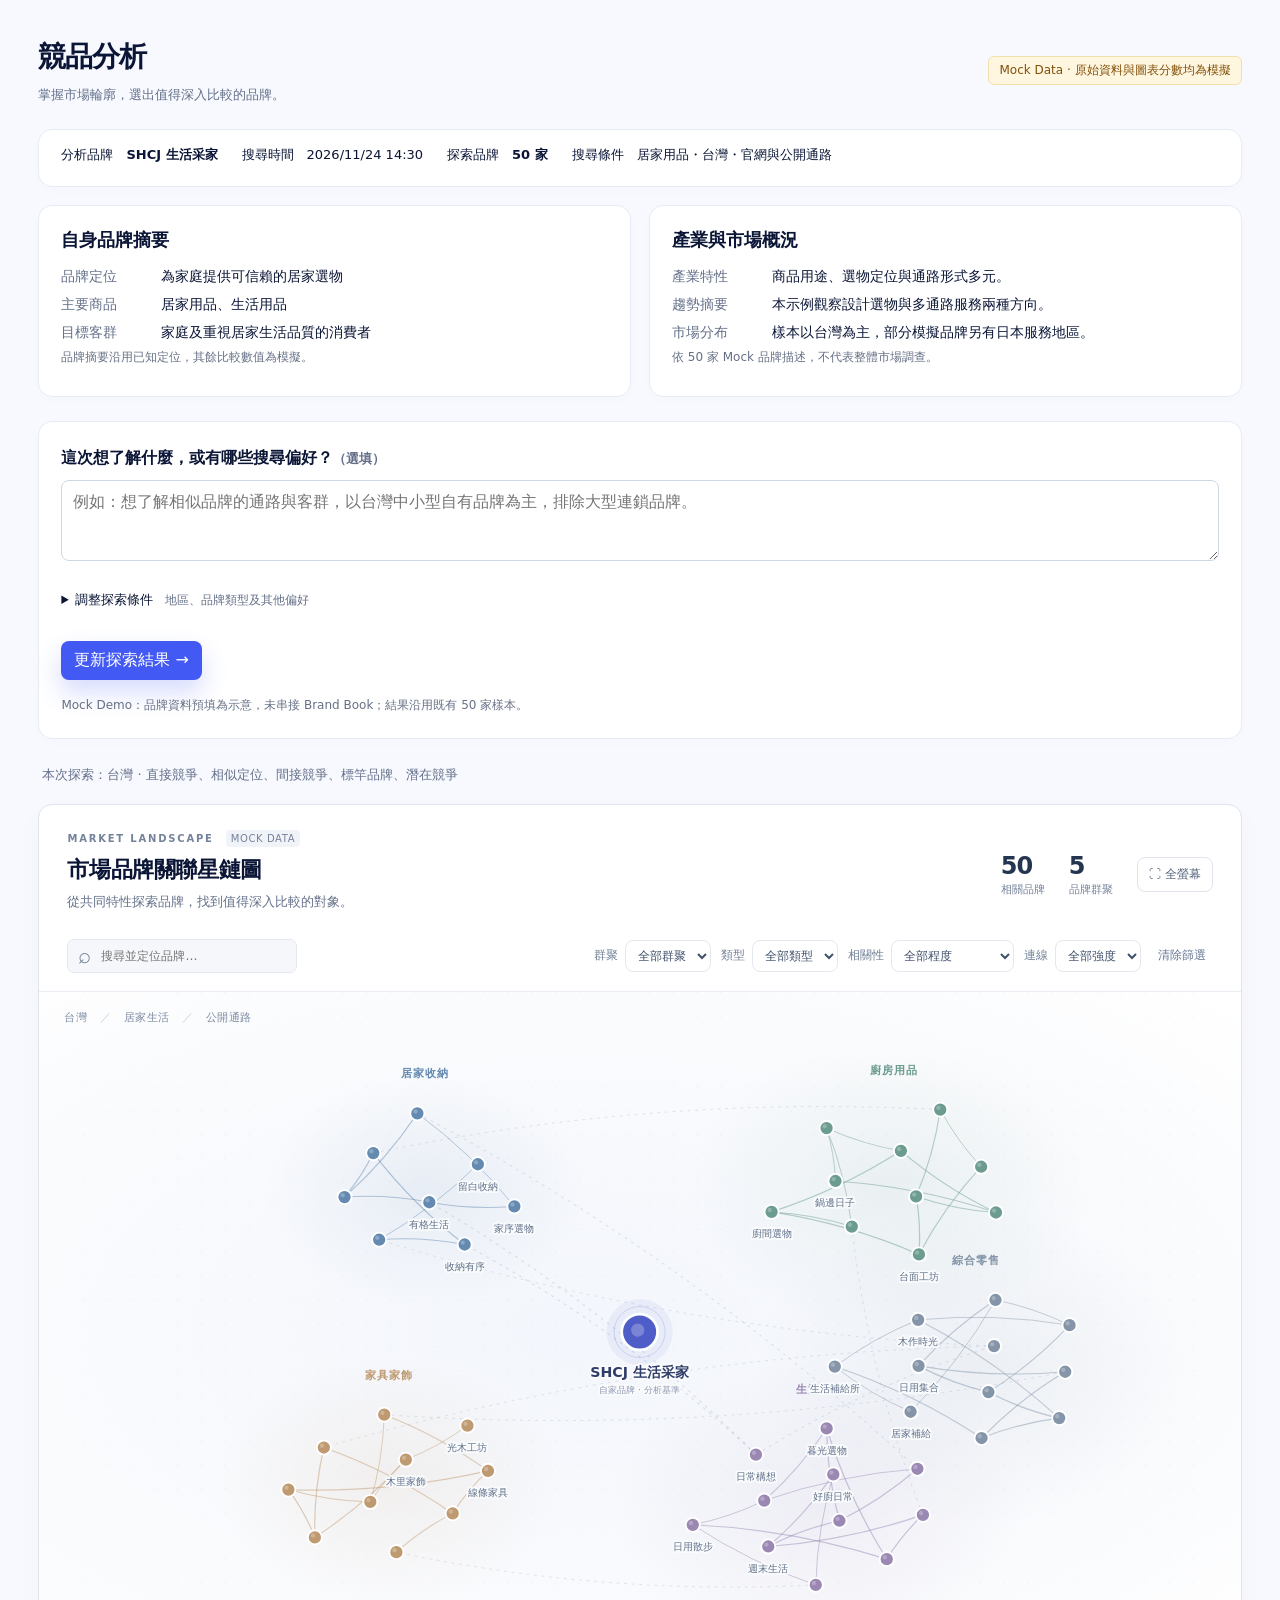
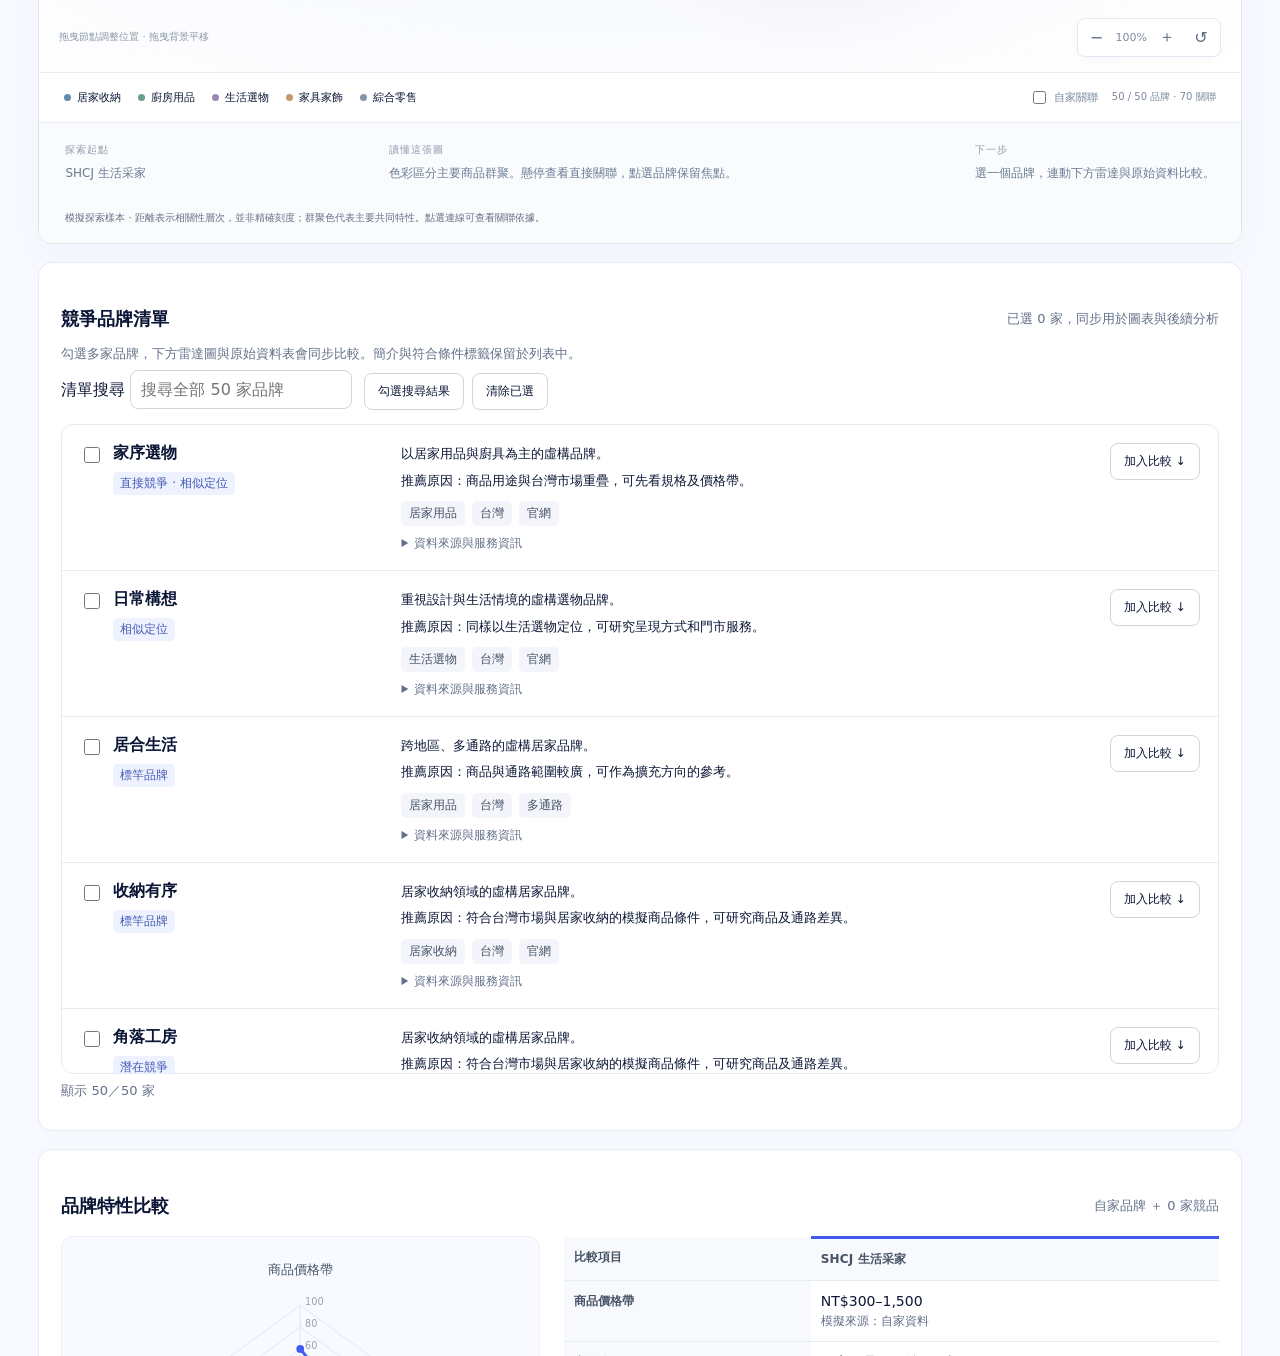
<file: index.html>
<!doctype html>
<html lang="zh-Hant"><head><meta charset="utf-8"><meta name="viewport" content="width=device-width,initial-scale=1">
<meta http-equiv="refresh" content="0;url=market-exploration-result.html"><title>競品分析 Demo</title>
</head><body><p><a href="market-exploration-result.html">開啟第一階段：市場與品牌探索</a></p>
<p><a href="brand-competitive-comparison.html">開啟第二階段：品牌競爭比較</a></p></body></html>
</file>
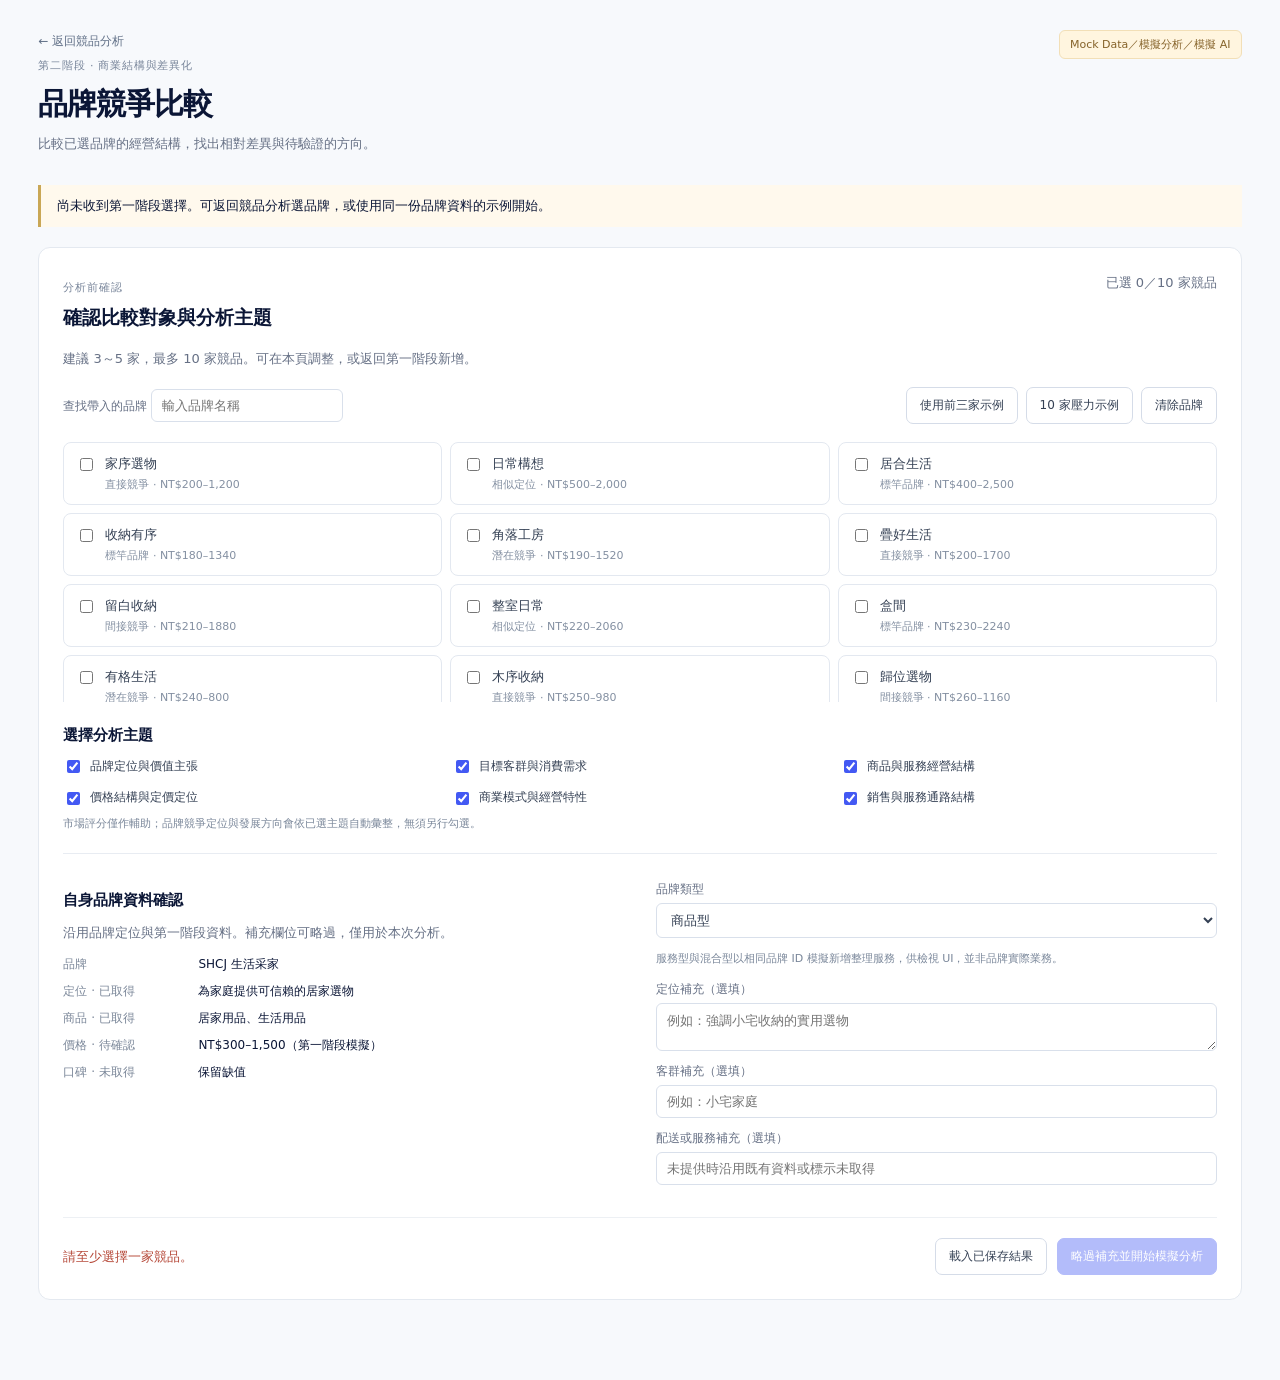
<file: brand-competitive-comparison.html>
<!doctype html>
<html lang="zh-Hant"><head><meta charset="utf-8"><meta name="viewport" content="width=device-width,initial-scale=1"><title>品牌競爭比較｜Pailotism</title><link rel="stylesheet" href="css/style.css"><link rel="stylesheet" href="css/brand-competitive-comparison.css"></head>
<body><main class="workspace">
<header class="page-header"><div><a href="market-exploration-result.html" class="back-link">← 返回競品分析</a><p class="eyebrow">第二階段 · 商業結構與差異化</p><h1>品牌競爭比較</h1><p class="muted">比較已選品牌的經營結構，找出相對差異與待驗證的方向。</p></div><span class="mock-label">Mock Data／模擬分析／模擬 AI</span></header>
<div id="input-notice" class="notice" hidden></div>
<section id="setup" class="panel">
<div class="section-title"><div><p class="eyebrow">分析前確認</p><h2>確認比較對象與分析主題</h2></div><span id="setup-count" class="muted" role="status"></span></div>
<p class="muted">建議 3～5 家，最多 10 家競品。可在本頁調整，或返回第一階段新增。</p>
<div class="setup-tools"><label>查找帶入的品牌 <input id="setup-search" type="search" placeholder="輸入品牌名稱"></label><button id="first-three">使用前三家示例</button><button id="stress-ten">10 家壓力示例</button><button id="clear-brands">清除品牌</button></div>
<div id="brand-options" class="brand-options"></div>
<h3>選擇分析主題</h3><div id="topic-options" class="topic-options"></div><p class="source-note">市場評分僅作輔助；品牌競爭定位與發展方向會依已選主題自動彙整，無須另行勾選。</p>
<div class="own-data"><div><h3>自身品牌資料確認</h3><p class="muted">沿用品牌定位與第一階段資料。補充欄位可略過，僅用於本次分析。</p><dl><dt>品牌</dt><dd>SHCJ 生活采家</dd><dt>定位 · 已取得</dt><dd>為家庭提供可信賴的居家選物</dd><dt>商品 · 已取得</dt><dd>居家用品、生活用品</dd><dt>價格 · 待確認</dt><dd>NT$300–1,500（第一階段模擬）</dd><dt>口碑 · 未取得</dt><dd>保留缺值</dd></dl></div><div class="supplement">
<label>品牌類型 <select id="brand-kind"><option value="product">商品型</option><option value="service">服務型示例</option><option value="mixed">混合型示例</option></select></label>
<p class="source-note">服務型與混合型以相同品牌 ID 模擬新增整理服務，供檢視 UI，並非品牌實際業務。</p>
<label>定位補充（選填）<textarea id="own-position" rows="2" placeholder="例如：強調小宅收納的實用選物"></textarea></label>
<label>客群補充（選填）<input id="own-audience" placeholder="例如：小宅家庭"></label>
<label>配送或服務補充（選填）<input id="own-service" placeholder="未提供時沿用既有資料或標示未取得"></label>
</div></div>
<div class="setup-actions"><span id="setup-error" role="alert"></span><button id="restore-result">載入已保存結果</button><button id="start-analysis" class="primary">略過補充並開始模擬分析</button></div>
</section>
<div id="loading" class="panel" hidden role="status"><div class="loading-mark"></div><h2>正在整理比較工作台</h2><p class="muted">使用本地 Mock Data 模擬處理，不呼叫正式 API。</p></div>
<div id="error-state" class="panel" hidden><h2>模擬分析未完成</h2><p id="error-message"></p><button id="retry-analysis">重新模擬分析</button></div>
<div id="results" hidden>
<div class="workbar"><div id="brand-strip" class="brand-strip"></div><div class="workbar-actions"><button id="adjust">調整比較</button><button id="save-result">保存結果</button></div><nav class="anchors"><a href="#overview">競爭總覽</a><a href="#matrix">定位矩陣</a><a href="#business">商業特性</a><a href="#structure">商品與價格</a><a href="#overlap">重疊熱力圖</a><a href="#insights">綜合分析</a><a href="#sources">資料來源</a></nav></div>
<section id="overview" class="panel"><div class="section-title"><h2>品牌競爭總覽</h2><span id="analysis-time" class="source-note"></span></div><div id="overview-content"></div></section>
<section id="matrix" class="panel"><div class="section-title"><div><h2>品牌市場定位矩陣</h2><p class="muted">切換軸查看同一批品牌的定位差異。數值表示特徵程度。</p></div><div class="axis-controls"><label>橫軸 <select id="matrix-x"></select></label><label>縱軸 <select id="matrix-y"></select></label></div></div><div id="matrix-scenarios" class="scenario-options" aria-label="AI 推薦比較情境"></div><div id="matrix-purpose" class="scenario-purpose"></div><details class="axis-method"><summary>座標軸定義與評估口徑</summary><div id="matrix-definitions"></div></details><div id="matrix-stage" class="matrix-stage"></div><p id="matrix-summary" class="analysis-summary"></p><p id="matrix-missing" class="source-note"></p></section>
<section id="business" class="panel"><h2>多品牌商業特性比較</h2><div id="business-tabs" class="topic-tabs" role="tablist" aria-label="商業比較主題"></div><div id="business-table" role="tabpanel"></div><div id="business-summary" class="analysis-summary"></div></section>
<section id="structure" class="panel"><div class="section-title"><div><h2 id="structure-title">商品與價格結構</h2><p class="muted">統一樣本口徑，比較公開價格範圍及品項結構。</p></div><label id="structure-kind-wrap" hidden>資料範圍 <select id="structure-kind"><option value="product">商品</option><option value="service">服務</option></select></label></div><p id="structure-context" class="source-note"></p><p class="source-note">品類數沿用第一階段；只有數量、缺少細項的品牌顯示待確認，不以群聚名稱取代品類。服務示例使用獨立範圍。</p><div class="structure-grid"><div><h3>公開價格區間</h3><div id="price-chart"></div></div><div><h3 id="mix-title">公開品項結構</h3><div id="mix-chart"></div></div></div><h3>同口徑價格帶分布</h3><p id="price-band-note" class="source-note"></p><div id="price-distribution"></div><p class="source-note">公開售價不等於成交價；品項數及價格帶樣本占比不代表銷量或營收占比。樣本只涵蓋選定可比範圍，不能代表完整品牌價格結構。</p></section>
<section id="overlap" class="panel"><h2>品牌競爭重疊熱力圖</h2><p class="muted">以自家為基準，點選格子查看共同特性、差異與依據。分數為模擬重疊程度。</p><div id="heatmap" class="table-scroll"></div><div class="heat-legend"><span>低重疊</span><i></i><span>高重疊</span><span class="missing-key">灰色＝未取得</span></div><p id="heat-summary" class="analysis-summary"></p></section>
<section id="insights" class="panel"><h2>品牌競爭定位與發展方向</h2><p class="muted">依已選主題與有效比較結果自動彙整；模擬 AI 結果，不將資訊缺漏當作競爭不足。</p><div class="analysis-summary judgment-note">本示例為規則與文字模板模擬，不是正式 AI 結論。正式分析須結合品牌證據、客群需求與多品牌比較；獨有標籤、價格高低、通路數量或單一指標不直接等於優劣勢。證據不足時列為待驗證假設。</div><div id="insight-content" class="insight-grid"></div></section>
<section id="sources" class="panel"><div class="section-title"><h2>資料來源與分析限制</h2><label>驗證狀態 <select id="demo-state"><option value="normal">正常資料</option><option value="partial">部分缺值</option><option value="empty">空資料</option><option value="error">模擬失敗</option></select></label></div><div id="sources-content"></div></section>
<footer class="panel result-footer"><div><button id="back-level1">返回第一階段</button><button id="adjust-bottom">調整比較品牌</button></div><div><label>第三階段對象 <select id="third-brand"><option value="">全部已選競品</option></select></label><button id="third-stage" class="primary">進入競爭情報深度分析</button></div></footer>
<p id="result-status" class="status" role="status"></p>
</div>
</main>
<dialog id="detail-dialog"><h2 id="detail-title"></h2><div id="detail-body"></div><form method="dialog"><button class="primary">關閉</button></form></dialog>
<script src="js/market-brand-data.js"></script><script src="js/level2-analysis-model.js"></script><script src="js/brand-competitive-comparison.js"></script>
</body></html>
</file>
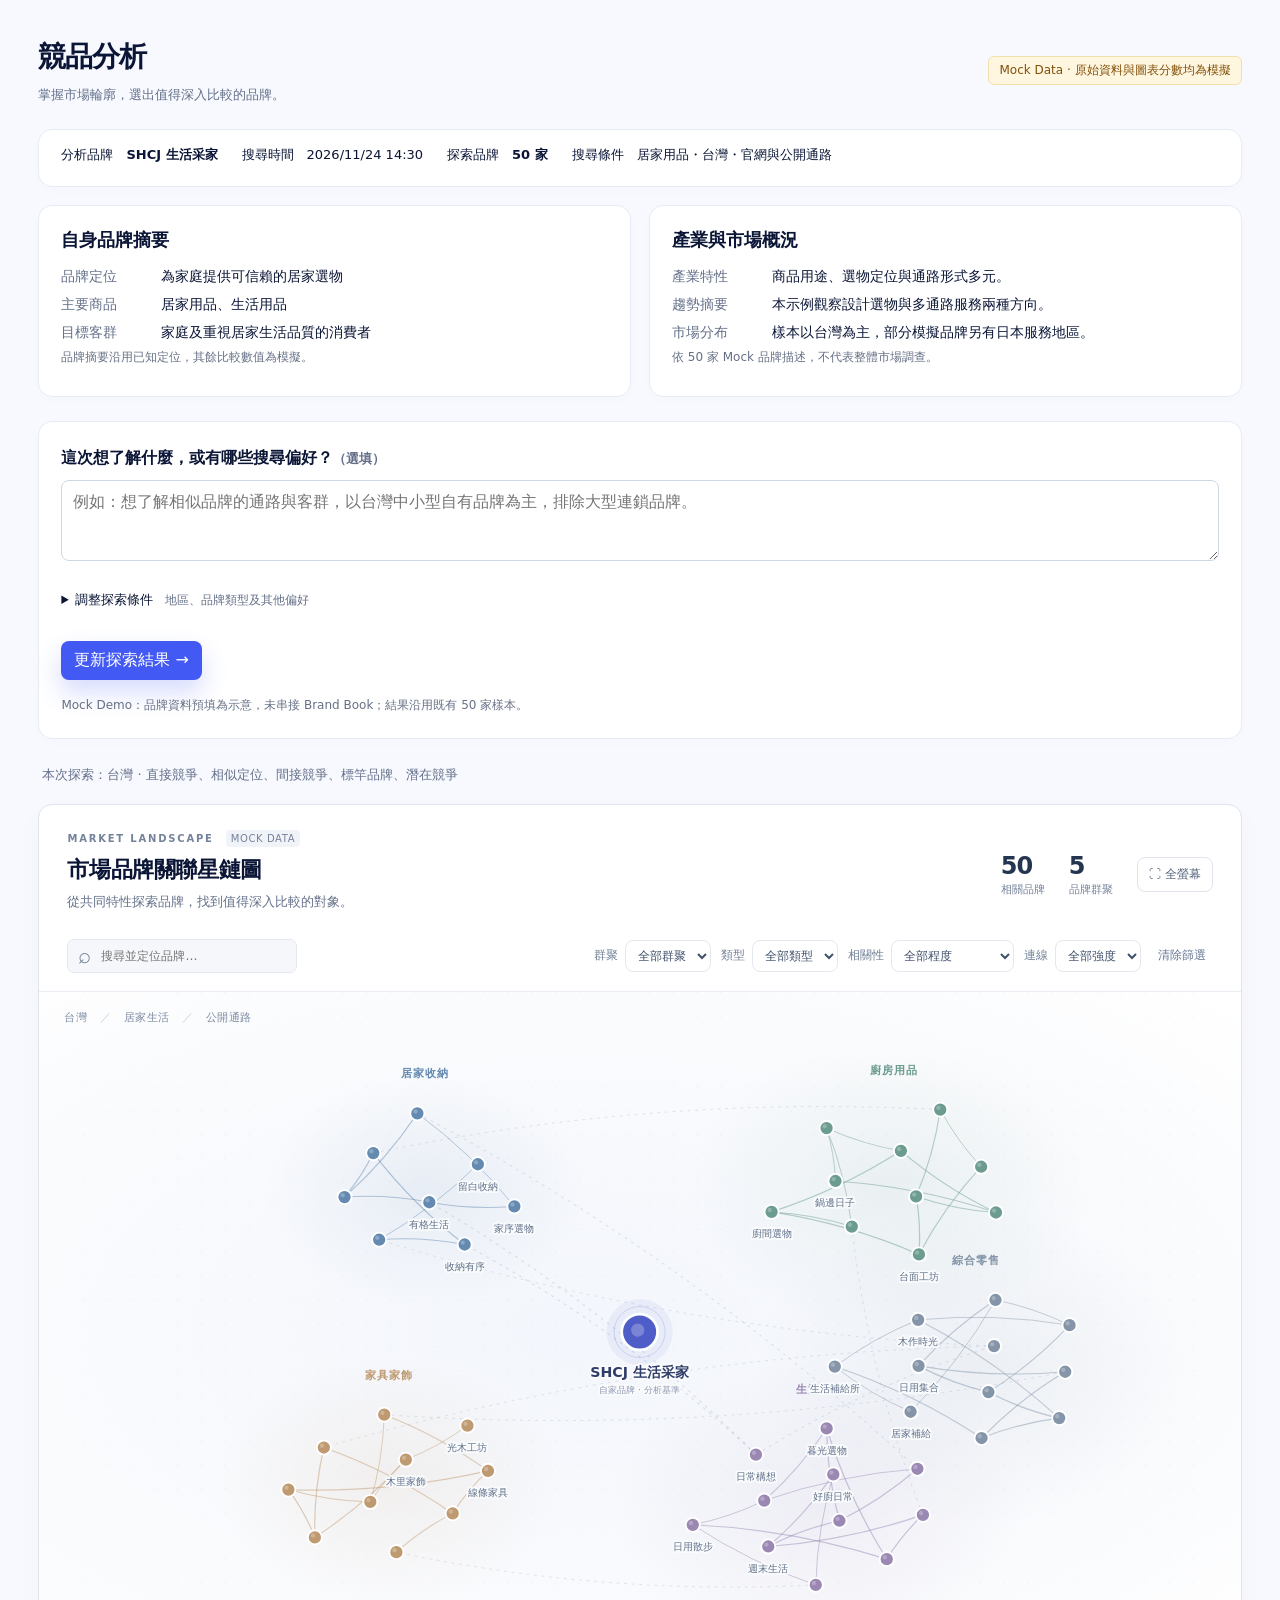
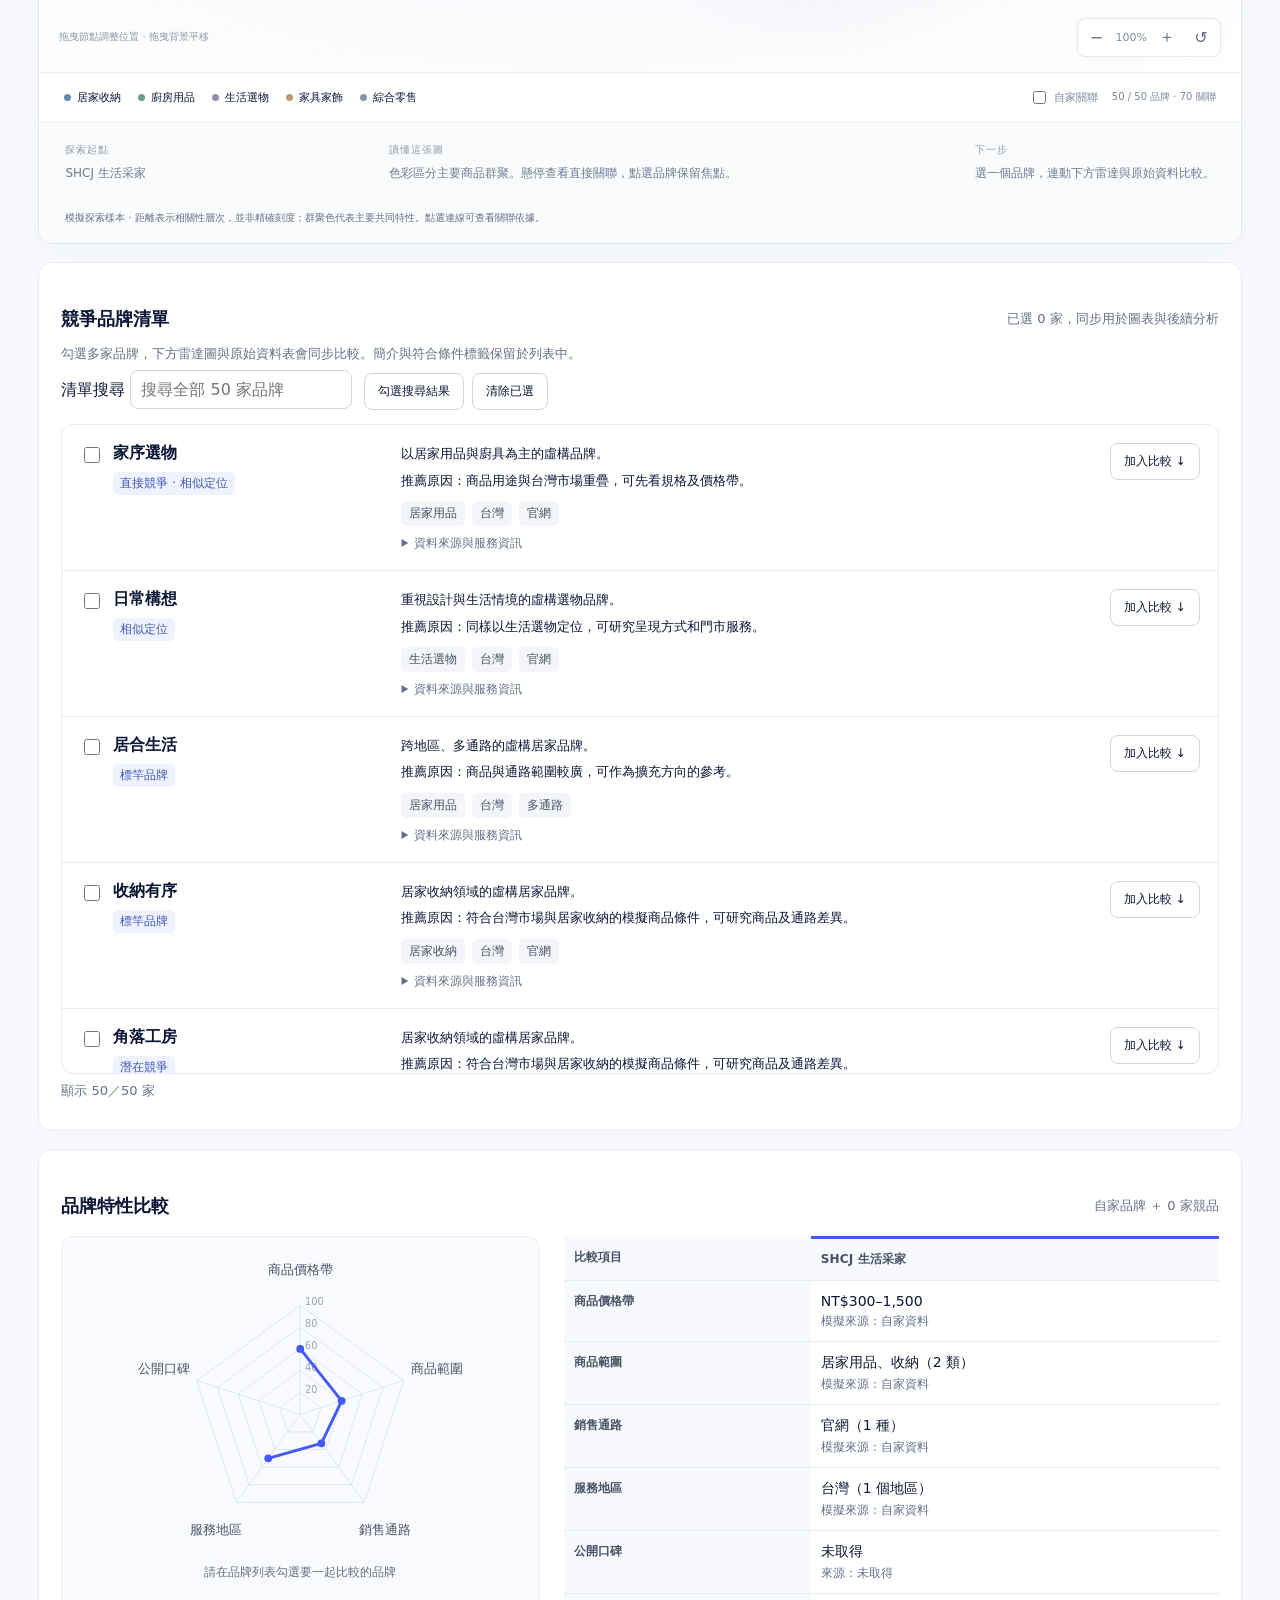
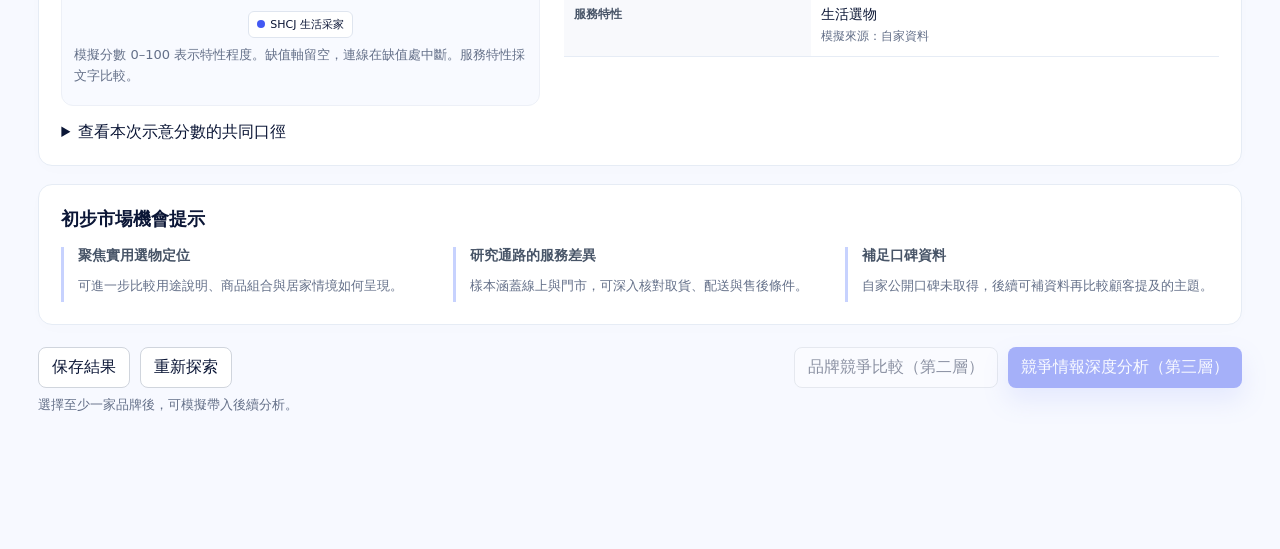
<file: market-exploration-result.html>
<!doctype html>
<html lang="zh-Hant"><head><meta charset="utf-8"><meta name="viewport" content="width=device-width,initial-scale=1"><title>競品分析</title><link rel="stylesheet" href="css/style.css">
<style>
body{background:var(--bg)}.app{grid-template-columns:238px minmax(0,1fr)}.sidebar{padding:24px 16px}.brand-word{font-weight:900;font-size:21px;letter-spacing:1px}.nav-label{padding:12px;color:var(--muted);font-size:13px}.nav-current{padding:12px;border-radius:10px;background:#eef2ff;color:var(--primary);font-weight:700}.side-bottom{margin-top:auto;font-size:13px;color:var(--muted);line-height:1.8;padding:14px}main{max-width:1510px;width:100%;margin:auto;padding:30px clamp(16px,3vw,42px) 100px}h1{font-size:28px;margin:8px 0}h2{font-size:18px;margin:0}h3{font-size:15px;margin:0 0 6px}p{line-height:1.65;margin:6px 0}.subtle{color:var(--muted);font-size:13px}.head-row,.section-head,.actions{display:flex;gap:12px;align-items:center;justify-content:space-between;flex-wrap:wrap}.card{background:white;border:1px solid var(--line);border-radius:14px;padding:22px;margin:18px 0;box-shadow:0 4px 18px #10182803}.overview{display:grid;grid-template-columns:1fr 1fr;gap:18px}.overview .card{margin:0}.meta{display:flex;gap:14px 24px;flex-wrap:wrap;margin-top:18px;padding-top:16px;border-top:1px solid var(--line);font-size:13px}.mock{font-size:12px;color:#81500b;background:#fff6df;border:1px solid #f2dfac;padding:5px 10px;border-radius:6px}.chips{display:flex;flex-wrap:wrap;gap:7px;margin-top:10px}.chip{font-size:12px;background:#f3f5fa;padding:4px 8px;border-radius:5px;color:#475467}dl{display:grid;grid-template-columns:90px 1fr;gap:10px;margin:16px 0 0;font-size:14px}dt{color:var(--muted)}dd{margin:0}button,select{font:inherit;cursor:pointer;border:1px solid #d0d5dd;border-radius:8px;padding:9px 13px;background:#fff;color:var(--ink)}button:hover{border-color:var(--primary)}button:focus-visible,select:focus-visible,a:focus-visible,input:focus-visible{outline:3px solid #a5b4fc;outline-offset:3px}.primary-btn{background:var(--primary);color:white;border-color:var(--primary)}button:disabled{cursor:not-allowed;opacity:.45}.brand-list{display:grid;grid-template-columns:repeat(3,minmax(0,1fr));gap:14px;margin-top:18px}.brand-card{border:1px solid var(--line);border-radius:12px;padding:16px;display:flex;flex-direction:column;gap:9px}.brand-card.current{border-color:var(--primary);box-shadow:0 0 0 1px var(--primary)}.brand-title{display:flex;justify-content:space-between;gap:8px}.type{font-size:12px;color:#4359b4;background:#eef2ff;padding:3px 7px;border-radius:5px}.brand-card button{margin-top:auto}.source{font-size:12px;color:#667085}.comparison{display:grid;grid-template-columns:minmax(0,.95fr) minmax(0,1.3fr);gap:24px;margin-top:18px;align-items:start}.radar-box{background:#f8faff;border:1px solid #edf0f7;border-radius:12px;padding:12px}#radar{display:block;width:100%;max-height:350px}.legend{display:flex;justify-content:center;gap:18px;font-size:13px}.dot{display:inline-block;width:9px;height:9px;border-radius:50%;margin-right:5px}.table-wrap{overflow-x:auto}table{width:100%;border-collapse:collapse;font-size:13px;min-width:470px}th,td{padding:12px 10px;border-bottom:1px solid var(--line);text-align:left;vertical-align:top}th{background:#f8f9fc;color:#475467;font-weight:600}td small{display:block;color:var(--muted);margin-top:5px}.opportunities{display:grid;grid-template-columns:repeat(3,1fr);gap:18px;margin-top:16px}.opportunities article{border-left:3px solid #c7d2fe;padding-left:14px}.footer-actions{display:flex;flex-wrap:wrap;justify-content:space-between;gap:12px;margin-top:22px}.footer-actions div{display:flex;flex-wrap:wrap;gap:10px}dialog{border:1px solid var(--line);border-radius:16px;padding:24px;max-width:520px;width:calc(100% - 32px);box-shadow:var(--shadow)}dialog::backdrop{background:#10182866}dialog pre{white-space:pre-wrap;font:inherit;font-size:13px;background:#f6f8ff;padding:14px;border-radius:8px}.status{min-height:22px;color:#176b45;font-size:13px;margin-top:12px}[hidden]{display:none!important}
@media(max-width:1050px){.app{grid-template-columns:190px minmax(0,1fr)}.brand-list{grid-template-columns:1fr}.comparison{grid-template-columns:1fr}}
@media(max-width:700px){.app{display:block}.sidebar{position:static;height:auto;padding:14px 18px;border-bottom:1px solid var(--line)}.sidebar .nav-label,.sidebar .side-bottom{display:none}.sidebar .brand{padding:0 0 10px}.overview,.opportunities{grid-template-columns:1fr}.card{padding:16px}.comparison{gap:14px}h1{font-size:24px}.meta{gap:10px}.head-row{align-items:flex-start}}
.app{display:block}
main{max-width:1400px}
.network-toolbar{display:flex;flex-wrap:wrap;gap:12px;align-items:center;margin:18px 0;font-size:13px}
.network-toolbar label{display:flex;align-items:center;gap:6px}
input[type=search]{font:inherit;padding:9px 10px;border:1px solid #d0d5dd;border-radius:8px;max-width:100%}
.network-layout{display:grid;grid-template-columns:minmax(0,1fr) 240px;border:1px solid var(--line);border-radius:12px;overflow:hidden}
.network-canvas{position:relative;background:radial-gradient(ellipse at center,#fff,#f2f5fd);min-width:0}
#brand-network{display:block;width:100%;height:560px;touch-action:none;cursor:grab}
#brand-network:active{cursor:grabbing}
.network-detail{padding:18px;background:#fafbff;border-left:1px solid var(--line);font-size:13px}
.network-detail ul{padding-left:18px}.network-detail button{display:block;width:100%;margin-top:10px}
.network-zoom{position:absolute;bottom:12px;left:12px;display:flex;align-items:center;gap:6px;background:white;padding:5px;border:1px solid var(--line);border-radius:8px;font-size:12px}
#network-tooltip{position:absolute;z-index:3;pointer-events:none;max-width:250px;background:#172441;color:white;padding:10px;border-radius:8px;font-size:12px;box-shadow:0 8px 24px #10182820;white-space:pre-line}
#network-empty{position:absolute;top:40%;left:10%;right:10%;text-align:center;background:#fff;padding:20px;border-radius:10px}
.network-node{cursor:pointer;outline:none}.network-node:focus circle{stroke:#111827;stroke-width:3}
#network-section:fullscreen{overflow:auto;background:var(--bg);padding:24px;margin:0}
#network-section:fullscreen #brand-network{height:75vh}
#network-section.expanded{position:fixed;inset:0;z-index:50;overflow:auto;background:var(--bg);margin:0;border-radius:0}
@media(max-width:900px){.network-layout{grid-template-columns:1fr}.network-detail{border-left:0;border-top:1px solid var(--line)}#brand-network{height:490px}}
@media(max-width:500px){#brand-network{height:390px}.network-toolbar label{flex-wrap:wrap}.network-toolbar select{max-width:100%}}
/* Galaxy workspace */
#network-section.galaxy{padding:0;overflow:hidden;border:1px solid #dfe5ed;box-shadow:0 10px 32px #23365306}
.galaxy-heading{padding:25px 28px 20px;display:flex;align-items:center;justify-content:space-between;gap:20px}
.galaxy-heading h2{font-size:22px;letter-spacing:-.4px;margin-top:8px}
.galaxy-eyebrow{font-size:10px;letter-spacing:1.8px;font-weight:700;color:#75839a;display:flex;align-items:center;gap:12px}
.galaxy-eyebrow span{letter-spacing:.6px;background:#f0f3f8;border-radius:4px;padding:3px 5px;font-weight:500}
.galaxy-stats{display:flex;align-items:center;gap:24px;flex-shrink:0}
.galaxy-stats>span{display:grid;gap:2px;font-size:11px;color:#75839a}
.galaxy-stats strong{font-size:24px;line-height:1.2;letter-spacing:-1px;color:#243550;font-weight:600}
.galaxy-stats button{border-color:#e0e5ed;color:#53647d;font-size:12px;padding:8px 11px}
.galaxy-controls{display:flex;align-items:center;flex-wrap:wrap;gap:10px;padding:0 28px 18px}
.galaxy-controls label{font-size:12px;color:#718096;display:flex;align-items:center;gap:7px}
.galaxy-controls select{padding:7px 8px;font-size:12px;border-color:#e3e7ee;color:#40516b;background:#fff;max-width:140px}
.galaxy-controls .galaxy-search{padding:0 10px;gap:5px;background:#f5f7fa;border:1px solid #e4e9f0;border-radius:7px;min-width:220px;margin-right:auto}
.galaxy-search span{font-size:22px}
.galaxy-search input{background:transparent;border:0!important;outline:none!important;box-shadow:none!important;padding:9px 5px;font-size:12px;width:190px}
.galaxy-clear{border:0;font-size:12px;color:#687994;padding:7px}
.galaxy .network-canvas{border-top:1px solid #e9edf3;border-bottom:1px solid #e9edf3;background:radial-gradient(ellipse at 45% 50%,#f3f6fc 0%,#fafbfd 65%,#fff);overflow:hidden}
.galaxy #brand-network{height:680px;width:100%;touch-action:none;display:block;user-select:none}
.galaxy-scope{position:absolute;top:18px;left:25px;pointer-events:none;font-size:11px;letter-spacing:.3px;color:#7b8ba1}
.galaxy-scope span{padding:0 9px;color:#c5cdd9}
.galaxy-map-footer{position:absolute;left:20px;right:20px;bottom:15px;display:flex;justify-content:space-between;align-items:center;pointer-events:none}
.galaxy-map-footer>span{font-size:10px;color:#8b98ab}
.galaxy .network-zoom{position:static;pointer-events:auto;box-shadow:0 2px 10px #23365307;gap:3px;border-color:#e2e8f1;border-radius:8px;padding:4px}
.network-zoom button{border:0;padding:4px 8px;font-size:16px;color:#5a6b83}
#network-scale{font-size:11px;min-width:34px;text-align:center;color:#7c8ba0}
.galaxy-bottom{padding:14px 25px;display:flex;flex-wrap:wrap;align-items:center;gap:14px;font-size:11px;color:#7a889d}
#network-legend{display:flex;gap:17px;flex-wrap:wrap;margin-right:auto}
.legend-item{display:inline-flex;align-items:center;gap:6px;cursor:pointer;padding:3px 0}
.legend-dot{width:7px;height:7px;border-radius:50%;background:var(--cluster-color)}
.legend-item.active{color:#243550;font-weight:700}
.galaxy-bottom label{display:flex;gap:5px;align-items:center}
#network-count{font-size:10px}
.galaxy #network-detail{border:0;border-top:1px solid #e9edf3;background:#fafbfd;padding:20px 26px;display:grid;grid-template-columns:minmax(180px,.8fr) minmax(220px,1.5fr) auto;gap:24px;align-items:center}
.galaxy #network-detail h3{font-size:16px;color:#243550}
.detail-eyebrow{font-size:10px;color:#8b99ac;letter-spacing:1px;margin-bottom:5px}
.detail-description{font-size:12px;color:#6b7b92;line-height:1.8}
.detail-actions{display:flex;gap:8px;flex-wrap:wrap}
.galaxy #network-detail button{width:auto;display:inline-block;margin:0;font-size:12px}
.detail-types{display:flex;flex-wrap:wrap;gap:5px;margin-top:8px}.detail-types span{font-size:10px;background:#edf1f7;border-radius:4px;padding:2px 5px;color:#6e7e96}
.galaxy-footnote{margin:0;padding:0 26px 16px;font-size:10px;background:#fafbfd}
.graph-node{cursor:grab;outline:none;transition:opacity .16s}
.graph-node:active{cursor:grabbing}
.graph-node:focus-visible .node-body{stroke:#253959;stroke-width:3}
.graph-node .node-caption{paint-order:stroke;stroke:#fafbfd;stroke-width:4px;stroke-linejoin:round}
.graph-edge{transition:opacity .16s}
.graph-edge-hit{cursor:pointer}
.galaxy #network-tooltip{background:#fff;color:#344662;border:1px solid #dce3ee;box-shadow:0 8px 28px #23365318;padding:12px 14px;font-size:11px;line-height:1.8}
.galaxy #network-empty{top:35%;left:25%;right:25%;z-index:2;box-shadow:0 8px 36px #23365310;color:#40516b;font-size:13px}
#network-section:fullscreen.galaxy{padding:0;display:flex;flex-direction:column}
#network-section:fullscreen .network-canvas{flex:1;min-height:450px}
#network-section:fullscreen #brand-network{height:100%;min-height:450px}
@media(prefers-reduced-motion:reduce){.graph-node,.graph-edge{transition:none!important}}
@media(max-width:800px){.galaxy-heading{padding:20px}.galaxy-stats{gap:12px}.galaxy-stats strong{font-size:20px}.galaxy-controls{padding:0 20px 15px}.galaxy #network-detail{grid-template-columns:1fr;gap:12px}.galaxy #brand-network{height:620px}.galaxy-bottom{padding:12px 20px}.galaxy-map-footer>span{max-width:150px}.galaxy-scope{left:20px}}
@media(max-width:480px){.galaxy-heading{align-items:flex-start}.galaxy-heading h2{font-size:18px}.galaxy-stats>span{display:none}.galaxy-controls .galaxy-search{width:100%}.galaxy-search input{width:100%}.galaxy #brand-network{height:560px}.galaxy-controls{gap:8px}.galaxy #network-empty{left:10%;right:10%}.galaxy-scope{font-size:10px}}#network-section.expanded.galaxy{padding:0}
#network-section.expanded .network-canvas{height:max(420px,calc(100vh - 260px))}
#network-section.expanded #brand-network{height:100%}
#brands.brand-list{display:flex;flex-direction:column;gap:0;max-height:650px;overflow:auto;border:1px solid var(--line);border-radius:12px;margin-top:14px}
#brands .brand-card{border:0;border-bottom:1px solid var(--line);border-radius:0;padding:18px;display:grid;grid-template-columns:minmax(190px,.7fr) minmax(0,1.6fr) auto;gap:20px;align-items:start;box-shadow:none}
#brands .brand-card:last-child{border-bottom:0}
#brands .brand-card.current{background:#f5f7ff;box-shadow:inset 3px 0 var(--primary)}
.brand-row-title{display:flex;align-items:flex-start;gap:10px;cursor:pointer}
.brand-row-title input{margin-top:4px;accent-color:var(--primary);width:16px;height:16px}
.brand-row-title strong{display:block;margin-bottom:8px}
.brand-row-title .type{display:inline-block}
.brand-row-body p{font-size:13px;margin:0 0 5px}
.brand-row-body details{font-size:12px;color:var(--muted);margin-top:9px}
.brand-row-body details p{font-size:12px;margin-top:7px}
#brands .brand-card button{margin:0;font-size:12px}
.list-actions{display:inline-flex;gap:8px;margin-left:12px}.list-actions button{font-size:12px}
#comparison-legend{flex-wrap:wrap;gap:6px;max-height:180px;overflow:auto;margin-top:12px}
.series-key{font-size:11px;border:1px solid #dfe5ef;border-radius:6px;padding:5px 8px;background:white;white-space:nowrap}
.series-key .dot{width:8px;height:8px}
#comparison .table-wrap{max-height:590px;overflow:auto}
#comparison table{min-width:100%;width:max-content}
#comparison table th,#comparison table td{min-width:170px;max-width:230px}
#comparison table th:first-child{position:sticky;left:0;z-index:1;background:#f8f9fc;min-width:105px;max-width:105px}
#comparison thead th{position:sticky;top:0;z-index:2}
#comparison thead th:first-child{z-index:3}
@media(max-width:750px){#brands .brand-card{grid-template-columns:1fr;gap:10px}.list-actions{display:flex;margin:10px 0 0}#brands .brand-card button{justify-self:start}}

#exploration-setup fieldset{border:0;border-bottom:1px solid #e4e9f2;padding:22px 0;margin:0}#exploration-setup legend{font-weight:700;color:#192e50;padding-top:16px}.setup-grid{display:grid;grid-template-columns:1fr 1fr;gap:20px;margin:14px 0}#exploration-setup label{display:block;line-height:1.8}#exploration-setup input:not([type=checkbox]),#exploration-setup select,#exploration-setup textarea{display:block;width:100%;box-sizing:border-box;margin:7px 0;padding:11px;border:1px solid #ced7e5;border-radius:8px;font:inherit;background:white}#exploration-setup small{display:block;color:#6b7b92;line-height:1.7}.setup-directions{display:flex;flex-wrap:wrap;gap:12px 24px}.setup-actions{display:flex;align-items:center;gap:16px;margin-top:24px}#exploration-setup details{padding:20px 0}#exploration-setup summary{cursor:pointer}#exploration-results[hidden],#exploration-setup[hidden]{display:none}#setup-error{color:#ad3426}@media(max-width:700px){.setup-grid{grid-template-columns:1fr}}
.brand-preset{background:#f6f8fc;border-radius:10px;padding:18px 20px;margin:22px 0}.brand-preset p{margin:8px 0 0;line-height:1.7}.preset-badge{font-size:11px;color:#667896;margin-left:12px}.focus-label{font-weight:600}.compact-settings{margin-top:10px}.compact-settings>summary{font-size:13px}.compact-settings>summary span{margin-left:8px;font-size:12px}#exploration-setup{max-width:none;margin:24px 0}#exploration-setup .source{margin:16px 0 0}#exploration-setup .setup-actions{margin-top:12px}</style></head><body>
<div class="app">
<main><header><div class="head-row"><div><h1>競品分析</h1><p class="subtle">掌握市場輪廓，選出值得深入比較的品牌。</p></div><span class="mock">Mock Data · 原始資料與圖表分數均為模擬</span></div>
</header>
<div id="exploration-results"><div class="card meta"><span>分析品牌　<strong>SHCJ 生活采家</strong></span><span>搜尋時間　2026/11/24 14:30</span><span>探索品牌　<strong>50 家</strong></span><span>搜尋條件　居家用品・台灣・官網與公開通路</span></div>
<div class="overview"><section class="card"><h2>自身品牌摘要</h2><dl><dt>品牌定位</dt><dd>為家庭提供可信賴的居家選物</dd><dt>主要商品</dt><dd>居家用品、生活用品</dd><dt>目標客群</dt><dd>家庭及重視居家生活品質的消費者</dd></dl><p class="source">品牌摘要沿用已知定位，其餘比較數值為模擬。</p></section>
<section class="card"><h2>產業與市場概況</h2><dl><dt>產業特性</dt><dd>商品用途、選物定位與通路形式多元。</dd><dt>趨勢摘要</dt><dd>本示例觀察設計選物與多通路服務兩種方向。</dd><dt>市場分布</dt><dd>樣本以台灣為主，部分模擬品牌另有日本服務地區。</dd></dl><p class="source">依 50 家 Mock 品牌描述，不代表整體市場調查。</p></section></div>
<section class="card" id="exploration-setup">

<form id="exploration-form">

<label for="setup-focus" class="focus-label">這次想了解什麼，或有哪些搜尋偏好？<span class="subtle">（選填）</span></label>
<textarea id="setup-focus" rows="3" maxlength="2000" placeholder="例如：想了解相似品牌的通路與客群，以台灣中小型自有品牌為主，排除大型連鎖品牌。"></textarea>
<details class="compact-settings"><summary>調整探索條件 <span class="subtle">地區、品牌類型及其他偏好</span></summary>
<div class="setup-grid"><div><label><input type="checkbox" id="setup-region-on" checked> 限定服務／銷售地區</label><input id="setup-region" aria-label="服務或銷售地區" value="台灣" placeholder="縣市、行政區或台灣"></div><div><label><input type="checkbox" id="setup-channel-on"> 限定通路</label><select id="setup-channel" disabled><option>官網</option><option>電商</option><option>實體門市</option></select></div></div>
<p>探索方向（預設全部）</p><div class="setup-directions"><label><input name="direction" type="checkbox" value="直接競爭" checked> 直接競品</label><label><input name="direction" type="checkbox" value="相似定位" checked> 相似定位</label><label><input name="direction" type="checkbox" value="間接競爭" checked> 替代選擇</label><label><input name="direction" type="checkbox" value="標竿品牌" checked> 標竿品牌</label><label><input name="direction" type="checkbox" value="潛在競爭" checked> 潛在競品</label></div>
<div class="setup-grid"><label>品牌來源地<input id="setup-origin" placeholder="不限制"></label></div>
<details><summary>修正本次品牌資訊</summary><p class="subtle">僅用於本次探索，不寫回 Brand Book。</p><div class="setup-grid"><label>品牌名稱<input id="setup-brand" readonly value="SHCJ 生活采家"></label><label>品牌類型<select id="setup-kind"><option>商品型</option></select></label><label>主要商品／服務<input id="setup-industry" value="居家用品、生活用品"></label><label>目標客群<input id="setup-audience" value="家庭及重視居家生活品質的消費者"></label></div><label>品牌定位<textarea id="setup-position" rows="2">為家庭提供可信賴的居家選物</textarea></label></details>
<small>啟用的地區與通路限制搜尋範圍；定位與客群用於相似度參考。</small>
</details>
<div class="setup-actions"><button type="submit" class="primary-btn">更新探索結果 →</button><span id="setup-error" role="alert"></span></div>
<p class="source">Mock Demo：品牌資料預填為示意，未串接 Brand Book；結果沿用既有 50 家樣本。</p>
</form></section>
<p id="exploration-summary" class="subtle" role="status" style="margin:16px 4px;line-height:1.8"></p><section class="card galaxy" id="network-section">
<div class="galaxy-heading"><div><div class="galaxy-eyebrow">MARKET LANDSCAPE <span>MOCK DATA</span></div><h2>市場品牌關聯星鏈圖</h2><p class="subtle">從共同特性探索品牌，找到值得深入比較的對象。</p></div><div class="galaxy-stats"><span><strong>50</strong>相關品牌</span><span><strong>5</strong>品牌群聚</span><button id="network-fullscreen" title="展開全螢幕">⛶ 全螢幕</button></div></div>
<div class="galaxy-controls">
<label class="galaxy-search"><span aria-hidden="true">⌕</span><input id="network-search" type="search" placeholder="搜尋並定位品牌…" aria-label="搜尋並定位品牌"></label>
<label>群聚 <select id="network-cluster"><option value="">全部群聚</option><option>居家收納</option><option>廚房用品</option><option>生活選物</option><option>家具家飾</option><option>綜合零售</option></select></label>
<label>類型 <select id="network-type"><option value="">全部類型</option><option>直接競爭</option><option>間接競爭</option><option>相似定位</option><option>標竿品牌</option><option>潛在競爭</option></select></label>
<label>相關性 <select id="network-relevance"><option value="0">全部程度</option><option value="80">高相關 · 80+</option><option value="65">中高相關 · 65+</option></select></label><label>連線 <select id="network-strength"><option value="0">全部強度</option><option value="70">70 以上</option><option value="85">85 以上</option></select></label>
<button id="network-clear" class="galaxy-clear">清除篩選</button>
</div>
<div class="network-canvas">
<div class="galaxy-scope">台灣 <span>／</span> 居家生活 <span>／</span> 公開通路</div>
<svg id="brand-network" viewBox="0 0 1180 720" preserveAspectRatio="xMidYMid meet" role="group" aria-label="市場品牌關聯網絡，方向鍵平移，加減鍵縮放，Enter 選取品牌"></svg>
<div id="network-tooltip" role="tooltip" hidden></div>
<div id="network-empty" hidden><strong>沒有符合條件的品牌</strong><p>調整群聚或競爭類型，重新查看品牌。</p><button id="network-empty-clear">顯示全部品牌</button></div>
<div class="galaxy-map-footer"><span>拖曳節點調整位置 · 拖曳背景平移</span><div class="network-zoom"><button id="network-minus" aria-label="縮小星鏈圖">−</button><span id="network-scale">100%</span><button id="network-plus" aria-label="放大星鏈圖">＋</button><button id="network-reset" aria-label="重置視角">↺</button></div></div>
</div>
<div class="galaxy-bottom"><div id="network-legend"></div><label><input id="network-own-edges" type="checkbox"> 自家關聯</label><span id="network-count" role="status"></span></div>
<aside id="network-detail" class="network-detail" aria-live="polite"></aside>
<p class="source galaxy-footnote">模擬探索樣本 · 距離表示相關性層次，並非精確刻度；群聚色代表主要共同特性。點選連線可查看關聯依據。</p>
</section><section class="card"><div class="section-head"><h2>競爭品牌清單</h2><span id="selected-count" class="subtle" aria-live="polite">已選 0 家作為後續分析對象</span></div><p class="subtle">勾選多家品牌，下方雷達圖與原始資料表會同步比較。簡介與符合條件標籤保留於列表中。</p><label>清單搜尋 <input id="list-search" type="search" placeholder="搜尋全部 50 家品牌"></label><div class="list-actions"><button id="select-visible">勾選搜尋結果</button><button id="clear-selected">清除已選</button></div><div class="brand-list" id="brands" role="group" aria-label="可複選的競爭品牌"></div><p id="list-count" class="subtle"></p></section>
<section class="card" id="comparison"><div class="section-head"><h2>品牌特性比較</h2><span id="comparison-count" class="subtle" role="status"></span></div><div class="comparison"><div class="radar-box"><svg id="radar" viewBox="0 0 440 360" role="img" aria-labelledby="radar-title radar-description"></svg><div class="legend" id="comparison-legend" aria-label="雷達圖品牌圖例"></div><p class="subtle">模擬分數 0–100 表示特性程度。缺值軸留空，連線在缺值處中斷。服務特性採文字比較。</p></div><div class="table-wrap"><table><thead><tr id="comparison-head"></tr></thead><tbody id="comparison-body"></tbody></table></div></div>
<details style="margin-top:16px"><summary>查看本次示意分數的共同口徑</summary><p class="subtle">價格帶以模擬上緣換算；商品範圍以模擬類別數換算；銷售通路以通路數換算；服務地區以國家／地區數換算；公開口碑以模擬星等換算。六項服務描述中，服務特性僅列於表格。所有品牌採同一口徑，分數與量尺僅供原型討論。</p></details></section>
<section class="card"><h2>初步市場機會提示</h2><div class="opportunities"><article><h3>聚焦實用選物定位</h3><p class="subtle">可進一步比較用途說明、商品組合與居家情境如何呈現。</p></article><article><h3>研究通路的服務差異</h3><p class="subtle">樣本涵蓋線上與門市，可深入核對取貨、配送與售後條件。</p></article><article><h3>補足口碑資料</h3><p class="subtle">自家公開口碑未取得，後續可補資料再比較顧客提及的主題。</p></article></div></section>
<div class="footer-actions"><div><button id="save">保存結果</button><button id="explore">重新探索</button></div><div><button id="level2" disabled>品牌競爭比較（第二層）</button><button id="level3" class="primary-btn" disabled>競爭情報深度分析（第三層）</button></div></div><p class="subtle">選擇至少一家品牌後，可模擬帶入後續分析。</p><div id="status" class="status" role="status"></div></div></main></div>
<dialog id="handoff"><h2 id="dialog-title"></h2><p id="dialog-description"></p><pre id="payload"></pre><form method="dialog"><button class="primary-btn">關閉</button></form></dialog>
<script src="js/market-brand-data.js"></script><script>
const {self,brands,clusters,relationTypes,colors}=window.PailotismMarketData;
const conditions=structuredClone(window.PailotismMarketData.conditions);
const networkEdges=[];
const edgeKeys=new Set();
for(let index=0;index<brands.length;index++){
const groupStart=Math.floor(index/10)*10;
for(const offset of [1,2]){
const target=groupStart+(index-groupStart+offset)%10;
const pair=[index,target].sort((a,b)=>a-b),key=pair.join('-');
if(edgeKeys.has(key))continue;
edgeKeys.add(key);
const left=brands[pair[0]],right=brands[pair[1]];
const shared=[left.cluster,'台灣市場'];if(pair[0]%3===pair[1]%3)shared.push('相近通路');
networkEdges.push({source:left.id,target:right.id,strength:58+((pair[0]*13+pair[1]*7)%40),shared,reason:'兩家公開模擬資料均包含'+shared.join('、')+'。'});
}
}
for(let group=0;group<4;group++)networkEdges.push({source:brands[group*10+4].id,target:brands[(group+1)*10+4].id,strength:68,shared:['官網通路','家庭客群'],reason:'跨群聚的共同通路與客群（模擬）。'});
const strongestExternal=new Map(brands.map(brand=>[brand.id,new Set(networkEdges.filter(edge=>edge.source===brand.id||edge.target===brand.id).sort((a,b)=>b.strength-a.strength).slice(0,3))]));
for(let index=networkEdges.length-1;index>=0;index--){
const edge=networkEdges[index];
if(!strongestExternal.get(edge.source).has(edge)||!strongestExternal.get(edge.target).has(edge))networkEdges.splice(index,1);
}brands.filter(brand=>brand.relevance!==null).forEach(brand=>networkEdges.push({source:'own',target:brand.id,strength:brand.relevance,shared:brand.matched,reason:'自家與此品牌符合本次搜尋的'+brand.matched.join('、')+'條件（模擬）。'}));const labels=['商品價格帶','商品範圍','銷售通路','服務地區','公開口碑','服務特性'];
const selected=new Set();let active='a';
const byId=id=>document.getElementById(id);
function node(tag,text){const el=document.createElement(tag);if(text!==undefined)el.textContent=text;return el;}
const seriesPalette=['#d27343','#178c8b','#9566bb','#b08b25','#487da8','#b75d89','#70944c','#bd6c65','#5d68a8','#537f72'];
function seriesColor(brand){return brand===self?'#4359f3':seriesPalette[brands.indexOf(brand)%seriesPalette.length];}
function selectedBrands(){return brands.filter(brand=>selected.has(brand.id));}
function selectionChanged(){
document.querySelectorAll('.brand-card').forEach(card=>{
card.querySelector('input').checked=selected.has(card.dataset.id);
card.classList.toggle('current',selected.has(card.dataset.id));
});
if(typeof refreshNetworkDetail==='function')refreshNetworkDetail();
byId('selected-count').textContent='已選 '+selected.size+' 家，同步用於圖表與後續分析';
byId('level2').disabled=byId('level3').disabled=selected.size===0;
draw();
}
function setComparison(id){active=id;selected.add(id);selectionChanged();}
brands.forEach(brand=>{
const card=node('article');card.className='brand-card';card.dataset.id=brand.id;
const label=node('label');label.className='brand-row-title';
const box=node('input');box.type='checkbox';box.setAttribute('aria-label','選取 '+brand.name);
box.addEventListener('change',()=>{box.checked?selected.add(brand.id):selected.delete(brand.id);selectionChanged();});
const title=node('div');title.append(node('strong',brand.name));const type=node('span',brand.types.join(' · '));type.className='type';title.append(type);label.append(box,title);
const body=node('div');body.className='brand-row-body';body.append(node('p',brand.intro),node('p','推薦原因：'+brand.why));
const chips=node('div');chips.className='chips';brand.matched.forEach(value=>{const chip=node('span',value);chip.className='chip';chips.append(chip);});body.append(chips);
const details=node('details');const summary=node('summary','資料來源與服務資訊');details.append(summary,node('p','服務地區：'+brand.raw[3]+'。官網：模擬品牌，未提供網址。來源：Mock 品牌資料 '+brand.id.toUpperCase()));body.append(details);
const button=node('button','加入比較 ↓');button.addEventListener('click',()=>{setComparison(brand.id);byId('comparison').scrollIntoView({behavior:'smooth',block:'start'});});
card.append(label,body,button);byId('brands').append(card);
});
byId('select-visible').addEventListener('click',()=>{document.querySelectorAll('.brand-card').forEach(card=>{if(!card.hidden)selected.add(card.dataset.id);});selectionChanged();});
byId('clear-selected').addEventListener('click',()=>{selected.clear();selectionChanged();});
function emphasizeSeries(id){
byId('radar').querySelectorAll('[data-series]').forEach(element=>{element.style.opacity=id&&element.dataset.series!==id?'.12':'1';});
}
function draw(){
const chosen=selectedBrands(),items=[self,...chosen];
byId('comparison-count').textContent='自家品牌 ＋ '+chosen.length+' 家競品'+(chosen.length>6?' · 可指向圖例聚焦單一品牌':'');
const legend=byId('comparison-legend');legend.replaceChildren();
items.forEach(item=>{
const label=node('button');label.type='button';label.className='series-key';
const dot=node('i');dot.className='dot';dot.style.background=seriesColor(item);
label.append(dot,item.name);const id=item===self?'own':item.id;
label.addEventListener('pointerenter',()=>emphasizeSeries(id));label.addEventListener('pointerleave',()=>emphasizeSeries(null));
label.addEventListener('focus',()=>emphasizeSeries(id));label.addEventListener('blur',()=>emphasizeSeries(null));
if(item!==self){label.title='點擊移除此品牌的比較';label.setAttribute('aria-label','移除比較 '+item.name);label.append(node('span',' ×'));label.addEventListener('click',()=>{selected.delete(item.id);selectionChanged();});}
legend.append(label);
});
const head=byId('comparison-head');head.replaceChildren();
head.append(node('th','比較項目'));items.forEach(item=>{const th=node('th',item.name);th.scope='col';th.style.borderTop='3px solid '+seriesColor(item);head.append(th);});
byId('comparison-body').replaceChildren();
labels.forEach((label,index)=>{
const row=node('tr'),title=node('th',label);title.scope='row';row.append(title);
items.forEach(item=>{const cell=node('td',item.raw[index]??'未取得');cell.append(node('small',item.raw[index]===null?'來源：未取得':'模擬來源：'+(item===self?'自家資料':item.name)));row.append(cell);});
byId('comparison-body').append(row);
});
const svg=byId('radar');svg.replaceChildren();const ns='http://www.w3.org/2000/svg';
function shape(tag,attrs,text,parent=svg){const element=document.createElementNS(ns,tag);Object.entries(attrs).forEach(([key,value])=>element.setAttribute(key,value));if(text)element.textContent=text;parent.append(element);return element;}
shape('title',{id:'radar-title'},self.name+' 與 '+chosen.length+' 家競品特性比較（模擬）');
shape('desc',{id:'radar-description'},'相同五項量化維度。缺資料的軸不繪點，線條在缺值處中斷。服務特性僅於表格列示。');
const point=(axis,value)=>{const angle=(axis*72-90)*Math.PI/180;return [220+Math.cos(angle)*112*value/100,170+Math.sin(angle)*112*value/100];};
for(let ring=1;ring<=5;ring++){shape('polygon',{points:self.scores.map((_,axis)=>point(axis,ring*20).join(',')).join(' '),fill:'none',stroke:'#dfe5f1'});shape('text',{x:225,y:170-ring*22.4,fill:'#98a2b3','font-size':10},String(ring*20));}
self.scores.forEach((_,axis)=>{const [x,y]=point(axis,100),[lx,ly]=point(axis,132);shape('line',{x1:220,y1:170,x2:x,y2:y,stroke:'#dfe5f1'});shape('text',{x:lx,y:ly,'text-anchor':'middle','dominant-baseline':'middle',fill:'#475467','font-size':13},labels[axis]);});
items.forEach(item=>{
const index=brands.indexOf(item),color=seriesColor(item);
const group=shape('g',{'data-series':item===self?'own':item.id});
const lineAttrs={fill:'none',stroke:color,'stroke-width':item===self?3:2,'stroke-dasharray':index>=10?(index%2?'6 3':'2 3'):''};
if(item.scores.every(value=>value!==null))shape('polygon',{...lineAttrs,points:item.scores.map((value,axis)=>point(axis,value).join(',')).join(' '),fill:chosen.length<=4?color:'none','fill-opacity':.045},null,group);
else item.scores.forEach((value,axis)=>{const next=(axis+1)%item.scores.length;if(value===null||item.scores[next]===null)return;const [x1,y1]=point(axis,value),[x2,y2]=point(next,item.scores[next]);shape('line',{...lineAttrs,x1,y1,x2,y2},null,group);});
item.scores.forEach((value,axis)=>{if(value===null)return;const [cx,cy]=point(axis,value);const dot=shape('circle',{cx,cy,r:item===self?4:3,fill:color},null,group);shape('title',{},item.name+' · '+labels[axis]+'：'+value+'（模擬）',dot);});
});
if(!chosen.length)shape('text',{x:220,y:336,'text-anchor':'middle',fill:'#667085','font-size':12},'請在品牌列表勾選要一起比較的品牌');
}function show(title,description,payload){byId('dialog-title').textContent=title;byId('dialog-description').textContent=description;byId('payload').textContent=payload;byId('handoff').showModal();}
function handoff(level){show(level,'模擬帶入搜尋條件與已勾選品牌。','品牌：'+brands.filter(item=>selected.has(item.id)).map(item=>item.name).join('、')+'\n產業：'+conditions.industry+'\n地區：'+conditions.region+'\n通路：'+conditions.channels.join('、'));}
byId('level2').addEventListener('click',()=>{
if(selected.size>10){show('請調整比較品牌','第二階段最多比較 10 家競品，目前已選 '+selected.size+' 家。請在清單中調整後再開始。','第一階段的選擇已保留，不會自動截斷。');return;}
try{
const payload={analysisId:'mock-'+Date.now(),ownBrand:self,selectedBrandIds:[...selected],searchConditions:conditions,brands,sources:['第一階段 Mock 品牌資料'],createdAt:new Date().toISOString()};
localStorage.setItem('pailotism-level2-input',JSON.stringify(payload));
localStorage.setItem('pailotism-level1-result',JSON.stringify({active,selected:[...selected],conditions,savedAt:new Date().toISOString()}));
location.href='brand-competitive-comparison.html';
}catch{byId('status').textContent='無法保存階段銜接資料，請允許瀏覽器本地儲存後重試。';}
});
byId('level3').addEventListener('click',()=>handoff('競爭情報深度分析（第三層）'));
byId('explore').addEventListener('click',()=>window.openExplorationSetup());
byId('save').addEventListener('click',()=>{try{localStorage.setItem('pailotism-level1-result',JSON.stringify({active,selected:[...selected],conditions,savedAt:new Date().toISOString()}));byId('status').textContent='結果與已選品牌已儲存於此瀏覽器。';}catch{byId('status').textContent='瀏覽器無法使用本地儲存，請允許本地儲存後重試。';}});
try{const saved=JSON.parse(localStorage.getItem('pailotism-level1-result'));if(saved){if(brands.some(b=>b.id===saved.active))active=saved.active;for(const id of saved.selected??[])if(brands.some(b=>b.id===id))selected.add(id);document.querySelectorAll('.brand-card').forEach(card=>card.querySelector('input').checked=selected.has(card.dataset.id));byId('status').textContent='已載入此瀏覽器先前保存的選擇。';}}catch{}
const networkSvg=byId('brand-network'),detailPanel=byId('network-detail');
const svgNS='http://www.w3.org/2000/svg';
const clusterPalette={'居家收納':'#648ab1','廚房用品':'#6c9c90','生活選物':'#9a88b3','家具家飾':'#bf9a71','綜合零售':'#8495a9'};
const center={x:590,y:360};
let networkSelected=null,hoveredId=null,selectedEdge=null,networkScale=1,networkPan={x:0,y:0},pointerState=null,skipClick=false,viewFrame=0;
const positions=new Map();
const initialPositions=new Map();
const ownNode={id:'own',name:self.name,cluster:'自家品牌',types:['自家品牌'],matched:['居家用品','台灣','官網'],relevance:100};
const allNetworkNodes=[ownNode,...brands];
const brandMap=new Map(allNetworkNodes.map(brand=>[brand.id,brand]));
const anchors=[{x:352,y:188},{x:849,y:207},{x:773,y:533},{x:335,y:532},{x:969,y:411}];
const externalEdges=networkEdges.filter(edge=>edge.source!=='own');
externalEdges.forEach(edge=>{
const a=brandMap.get(edge.source),b=brandMap.get(edge.target);
edge.shared=a.cluster===b.cluster?[a.cluster,'台灣市場']:['家庭客群','官網通路'];
edge.reason='兩家模擬資料具有'+edge.shared.join('、')+'等共同特性。';
});
// Preserve explicit cross-cluster links as bridges while keeping each node at most three neighbours.
for(const [left,right] of [[5,14],[18,27],[28,36],[38,45],[8,22],[2,33]]){
const a=brands[left],b=brands[right];
if(externalEdges.some(edge=>(edge.source===a.id&&edge.target===b.id)||(edge.source===b.id&&edge.target===a.id)))continue;
for(const id of [a.id,b.id]){
const incident=externalEdges.filter(edge=>edge.source===id||edge.target===id).sort((a,b)=>a.strength-b.strength);
if(incident.length>=3)externalEdges.splice(externalEdges.indexOf(incident[0]),1);
}
externalEdges.push({source:a.id,target:b.id,strength:72+(left%12),shared:['家庭客群','官網通路'],reason:'兩個商品群聚都服務家庭消費者，並有官網銷售通路（模擬）。'});
}
networkEdges.splice(0,networkEdges.length,...externalEdges,...brands.filter(brand=>brand.relevance!==null).sort((a,b)=>b.relevance-a.relevance).slice(0,7).map(brand=>({source:'own',target:brand.id,strength:brand.relevance,shared:brand.matched,reason:'與自家在'+brand.matched.join('、')+'有共同特性（模擬）。'})));

function seeded(index){const v=Math.sin(index*127.1+311.7)*43758.5453;return v-Math.floor(v);}
function settleLayout(){
positions.set('own',{...center,vx:0,vy:0});
brands.forEach((brand,index)=>{
const anchor=anchors[clusters.indexOf(brand.cluster)];
const angle=seeded(index+1)*Math.PI*2,radius=45+seeded(index+71)*110;
positions.set(brand.id,{x:anchor.x+Math.cos(angle)*radius,y:anchor.y+Math.sin(angle)*radius,vx:0,vy:0});
});
const nodes=brands.map(brand=>({brand,p:positions.get(brand.id)}));
for(let tick=0;tick<520;tick++){
const alpha=Math.max(.06,1-tick/540);
for(const {brand,p} of nodes){
const anchor=anchors[clusters.indexOf(brand.cluster)];
p.vx+=(anchor.x-p.x)*.009*alpha;p.vy+=(anchor.y-p.y)*.009*alpha;
const dx=p.x-center.x,dy=p.y-center.y,d=Math.hypot(dx,dy)||1;
const target=brand.relevance===null?340:140+(98-brand.relevance)*4.5;
const radial=(target-d)*.018*alpha;
p.vx+=dx/d*radial;p.vy+=dy/d*radial;
if(d<100){p.vx+=dx/d*(100-d)*.16;p.vy+=dy/d*(100-d)*.16;}
}
for(let i=0;i<nodes.length;i++)for(let j=i+1;j<nodes.length;j++){
const a=nodes[i].p,b=nodes[j].p;
let dx=b.x-a.x,dy=b.y-a.y;if(Math.abs(dx)+Math.abs(dy)<.01){dx=.2;dy=.2;}
const d2=dx*dx+dy*dy,d=Math.sqrt(d2);
const repulse=Math.min(2,500/(d2+100))*alpha;
a.vx-=dx/d*repulse;a.vy-=dy/d*repulse;b.vx+=dx/d*repulse;b.vy+=dy/d*repulse;
// Elliptical collision also reserves horizontal space for short Chinese names.
const collision=Math.sqrt(dx*dx/(76*76)+dy*dy/(48*48));
if(collision<1){const push=(1-collision)*3.7;a.vx-=dx/d*push;a.vy-=dy/d*push;b.vx+=dx/d*push;b.vy+=dy/d*push;}
}
for(const edge of externalEdges){
const a=positions.get(edge.source),b=positions.get(edge.target),same=brandMap.get(edge.source).cluster===brandMap.get(edge.target).cluster;
const dx=b.x-a.x,dy=b.y-a.y,d=Math.hypot(dx,dy)||1,rest=same?78:210;
const force=(d-rest)*(same?.006:.001)*alpha;
a.vx+=dx/d*force;a.vy+=dy/d*force;b.vx-=dx/d*force;b.vy-=dy/d*force;
}
for(const {p} of nodes){p.vx*=.65;p.vy*=.65;p.x=Math.max(95,Math.min(1085,p.x+p.vx));p.y=Math.max(95,Math.min(620,p.y+p.vy));}
}
// Finish with positional collision projection so the settled graph stays still.
for(let pass=0;pass<90;pass++){
for(let i=0;i<nodes.length;i++)for(let j=i+1;j<nodes.length;j++){
const a=nodes[i].p,b=nodes[j].p,dx=b.x-a.x,dy=b.y-a.y,d=Math.hypot(dx,dy)||1;
if(d<44){const move=(44-d)*.51;a.x-=dx/d*move;a.y-=dy/d*move;b.x+=dx/d*move;b.y+=dy/d*move;}
}
for(const {p} of nodes){const dx=p.x-center.x,dy=p.y-center.y,d=Math.hypot(dx,dy)||1;if(d<94){p.x=center.x+dx/d*94;p.y=center.y+dy/d*94;}p.x=Math.max(75,Math.min(1105,p.x));p.y=Math.max(90,Math.min(625,p.y));}
}
positions.forEach((p,id)=>{if(id!=='own'){p.x=center.x+(p.x-center.x)*1.2;p.y=center.y+(p.y-center.y)*1.03;}initialPositions.set(id,{...p});});
}
settleLayout();
function svgNode(tag,attrs,text,parent=networkSvg){const element=document.createElementNS(svgNS,tag);Object.entries(attrs).forEach(([key,value])=>element.setAttribute(key,value));if(text)element.textContent=text;parent.append(element);return element;}
function visibleBrands(){const type=byId('network-type').value,cluster=byId('network-cluster').value,minimum=Number(byId('network-relevance').value);return brands.filter(brand=>(!type||brand.types.includes(type))&&(!cluster||brand.cluster===cluster)&&(!minimum||(brand.relevance!==null&&brand.relevance>=minimum)));}
function currentEdges(){const ids=new Set(['own',...visibleBrands().map(brand=>brand.id)]),minimum=Number(byId('network-strength').value);return networkEdges.filter(edge=>ids.has(edge.source)&&ids.has(edge.target)&&edge.strength>=minimum&&(byId('network-own-edges').checked||edge.source!=='own'));}
function transformNetwork(){const viewport=byId('network-viewport');if(viewport)viewport.setAttribute('transform','translate('+networkPan.x+' '+networkPan.y+') translate(590 360) scale('+networkScale+') translate(-590 -360)');byId('network-scale').textContent=Math.round(networkScale*100)+'%';}
function addDetailColumn(title,body){const column=node('div');column.append(node('div',title),node('p',body));column.firstChild.className='detail-eyebrow';column.lastChild.className='detail-description';detailPanel.append(column);return column;}
function refreshNetworkDetail(){
detailPanel.replaceChildren();
if(selectedEdge){
addDetailColumn('品牌關聯',brandMap.get(selectedEdge.source).name+' ↔ '+brandMap.get(selectedEdge.target).name);
addDetailColumn('共同特性 · '+selectedEdge.strength+'（模擬）',selectedEdge.shared.join(' · ')+'。'+selectedEdge.reason);
const actions=node('div');actions.className='detail-actions';const button=node('button','查看品牌');button.addEventListener('click',()=>selectNetwork(selectedEdge.target));actions.append(button);detailPanel.append(actions);return;
}
const brand=brandMap.get(networkSelected);
if(!brand){addDetailColumn('探索起點','SHCJ 生活采家');addDetailColumn('讀懂這張圖','色彩區分主要商品群聚。懸停查看直接關聯，點選品牌保留焦點。');addDetailColumn('下一步','選一個品牌，連動下方雷達與原始資料比較。');return;}
const title=node('div');title.append(node('div','所選品牌'),node('h3',brand.name));title.firstChild.className='detail-eyebrow';
const tags=node('div');tags.className='detail-types';brand.types.forEach(type=>tags.append(node('span',type)));title.append(tags);detailPanel.append(title);
addDetailColumn('相關程度 '+(brand.relevance===null?'未取得':brand.relevance+' · 模擬')+' ／ '+brand.cluster,brand.why+' 符合：'+brand.matched.join('、')+'。來源：'+brand.sources.join('、'));
const actions=node('div');actions.className='detail-actions';const compare=node('button','查看比較 ↓');compare.className='primary-btn';compare.addEventListener('click',()=>{setComparison(brand.id);byId('comparison').scrollIntoView({behavior:'smooth',block:'start'});});
const toggle=node('button',selected.has(brand.id)?'✓ 已加入分析':'＋ 加入分析');toggle.addEventListener('click',()=>{selected.has(brand.id)?selected.delete(brand.id):selected.add(brand.id);selectionChanged();});actions.append(compare,toggle);detailPanel.append(actions);
}
function selectNetwork(id){networkSelected=id==='own'?null:id;selectedEdge=null;if(id!=='own')setComparison(id);refreshNetworkDetail();renderNetwork();}
function labelPositions(nodes){
const occupied=[{x:505,y:343,w:170,h:71}],result=new Map();
const order=[...nodes].filter(n=>n.id!=='own').sort((a,b)=>(a.id===networkSelected?-1:b.id===networkSelected?1:b.relevance-a.relevance));
const max=networkScale>=1.8?50:networkScale>=1.3?28:19;
for(const brand of order){
const hot=brand.id===networkSelected||brand.id===hoveredId;
if(result.size>=max&&!hot)continue;
const p=positions.get(brand.id),w=brand.name.length*11+8,h=18;
const choices=[{x:p.x-w/2,y:p.y+15},{x:p.x+15,y:p.y-9},{x:p.x-w-15,y:p.y-9},{x:p.x-w/2,y:p.y-31}];
for(const box of choices){
box.w=w;box.h=h;
const intersects=occupied.some(b=>box.x<b.x+b.w+5&&box.x+w+5>b.x&&box.y<b.y+b.h+3&&box.y+h+3>b.y);
const hitsNode=nodes.some(other=>{if(other.id===brand.id)return false;const q=positions.get(other.id);return q.x+10>box.x&&q.x-10<box.x+w&&q.y+10>box.y&&q.y-10<box.y+h;});
if(!intersects&&!hitsNode){result.set(brand.id,box);occupied.push(box);break;}
}
}
return result;
}
function updateEmphasis(){
const focus=hoveredId||networkSelected;
const neighbours=new Set(focus?[focus,'own']:[]);currentEdges().forEach(edge=>{if(edge.source===focus)neighbours.add(edge.target);if(edge.target===focus)neighbours.add(edge.source);});
networkSvg.querySelectorAll('.graph-node').forEach(group=>{const id=group.dataset.brandId;group.style.opacity=focus&&!neighbours.has(id)?'.18':'1';});
networkSvg.querySelectorAll('.graph-edge').forEach(path=>{const hot=focus&&(path.dataset.source===focus||path.dataset.target===focus);path.style.opacity=focus?(hot?'.85':'.055'):path.dataset.cross==='true'?'.3':'.48';path.style.strokeWidth=hot?'2':path.dataset.width;});
}
function renderNetwork(){
const visible=visibleBrands(),nodes=[ownNode,...visible],edges=currentEdges();networkSvg.replaceChildren();
const defs=svgNode('defs',{});const pattern=svgNode('pattern',{id:'galaxy-dots',width:25,height:25,patternUnits:'userSpaceOnUse'},null,defs);svgNode('circle',{cx:1,cy:1,r:.65,fill:'#9babc3',opacity:.2},null,pattern);
svgNode('rect',{width:1180,height:720,fill:'url(#galaxy-dots)','pointer-events':'none'});
const viewport=svgNode('g',{id:'network-viewport'});
clusters.forEach(cluster=>{
const members=visible.filter(b=>b.cluster===cluster);if(!members.length)return;
const ps=members.map(b=>positions.get(b.id)),cx=ps.reduce((sum,p)=>sum+p.x,0)/ps.length,cy=ps.reduce((sum,p)=>sum+p.y,0)/ps.length;
const color=clusterPalette[cluster],radius=Math.max(70,...ps.map(p=>Math.hypot(p.x-cx,p.y-cy)))+40;
const gradient=svgNode('radialGradient',{id:'wash-'+clusters.indexOf(cluster)},null,defs);svgNode('stop',{offset:'0%', 'stop-color':color,'stop-opacity':'.105'},null,gradient);svgNode('stop',{offset:'100%','stop-color':color,'stop-opacity':'0'},null,gradient);
svgNode('ellipse',{cx,cy,rx:radius*1.25,ry:radius*.9,fill:'url(#wash-'+clusters.indexOf(cluster)+')','pointer-events':'none'},null,viewport);
const minY=Math.min(...ps.map(p=>p.y)),labelY=Math.max(72,minY-38);
svgNode('text',{x:cx,y:labelY,'text-anchor':'middle',fill:color,'font-size':12,'font-weight':600,'letter-spacing':1,'pointer-events':'none'},cluster,viewport);
});
edges.forEach((edge,index)=>{
const a=positions.get(edge.source),b=positions.get(edge.target),cross=brandMap.get(edge.source).cluster!==brandMap.get(edge.target).cluster;
const dx=b.x-a.x,dy=b.y-a.y,bend=(index%2?1:-1)*.065;
const d='M '+a.x+' '+a.y+' Q '+((a.x+b.x)/2-dy*bend)+' '+((a.y+b.y)/2+dx*bend)+' '+b.x+' '+b.y;
const width=.65+(edge.strength-50)/70;
const line=svgNode('path',{d,fill:'none',stroke:cross?'#9ca8be':clusterPalette[brandMap.get(edge.source).cluster]||'#727fc1','stroke-width':width,'stroke-dasharray':cross?'3 5':'',class:'graph-edge','data-source':edge.source,'data-target':edge.target,'data-cross':cross,'data-width':width,'pointer-events':'none'},null,viewport);
const hit=svgNode('path',{'data-edge-source':edge.source,'data-edge-target':edge.target,d,fill:'none',stroke:'transparent','stroke-width':12,class:'graph-edge-hit',role:'button',tabindex:0,'aria-label':brandMap.get(edge.source).name+'與'+brandMap.get(edge.target).name+'的關聯'},null,viewport);
const choose=()=>{if(skipClick)return;selectedEdge=edge;networkSelected=null;hoveredId=null;refreshNetworkDetail();updateEmphasis();line.style.opacity='1';line.style.strokeWidth='2.5';};
hit.addEventListener('click',choose);hit.addEventListener('keydown',event=>{if(event.key==='Enter'||event.key===' '){event.preventDefault();choose();}});
svgNode('title',{},edge.reason,hit);
});
const labels=labelPositions(nodes);
nodes.forEach(brand=>{
const p=positions.get(brand.id),own=brand.id==='own',hot=networkSelected===brand.id,color=own?'#4f5dc8':clusterPalette[brand.cluster];
const group=svgNode('g',{class:'graph-node','data-brand-id':brand.id,role:'button',tabindex:0,'aria-label':brand.name+'，'+brand.types.join('、')},null,viewport);
svgNode('circle',{cx:p.x,cy:p.y,r:own?30:18,fill:'transparent'},null,group);if(own||hot)svgNode('circle',{cx:p.x,cy:p.y,r:own?35:19,fill:color,opacity:own?.07:.12,'pointer-events':'none'},null,group);
if(own)svgNode('circle',{cx:p.x,cy:p.y,r:27,fill:'none',stroke:color,'stroke-width':.8,opacity:.25,'pointer-events':'none'},null,group);
svgNode('circle',{cx:p.x,cy:p.y,r:own?19:7.5,fill:color,stroke:'#fff','stroke-width':own?3:2,class:'node-body'},null,group);
svgNode('circle',{cx:p.x-2,cy:p.y-2,r:own?7:2.3,fill:'#fff',opacity:.25,'pointer-events':'none'},null,group);
if(own){svgNode('text',{x:p.x,y:p.y+48,'text-anchor':'middle',fill:'#303d69','font-size':15,'font-weight':700,class:'node-caption'},brand.name,group);svgNode('text',{x:p.x,y:p.y+65,'text-anchor':'middle',fill:'#8d97b1','font-size':10,class:'node-caption'},'自家品牌 · 分析基準',group);}
else if(labels.has(brand.id)){const box=labels.get(brand.id);svgNode('text',{x:box.x+box.w/2,y:box.y+12,'text-anchor':'middle',fill:hot?'#293a58':'#607089','font-size':11,'font-weight':hot?700:500,class:'node-caption'},brand.name,group);}
group.addEventListener('click',()=>{if(!skipClick)selectNetwork(brand.id);});
group.addEventListener('keydown',event=>{if(event.key==='Enter'||event.key===' '){event.preventDefault();selectNetwork(brand.id);}});
group.addEventListener('pointerenter',event=>{if(pointerState)return;hoveredId=brand.id;updateEmphasis();const tip=byId('network-tooltip'),rect=networkSvg.parentElement.getBoundingClientRect();tip.textContent=brand.name+' · '+(own?'自家品牌':brand.cluster)+'\n'+brand.types.join('、')+'\n相關性 '+(own?'分析基準':brand.relevance===null?'未取得':brand.relevance+'（模擬）')+'\n'+brand.matched.join(' · ');tip.hidden=false;tip.style.left=Math.max(8,Math.min(event.clientX-rect.left+18,rect.width-255))+'px';tip.style.top=Math.max(42,Math.min(event.clientY-rect.top+15,rect.height-130))+'px';});
group.addEventListener('pointerleave',()=>{hoveredId=null;byId('network-tooltip').hidden=true;updateEmphasis();});
});
byId('network-empty').hidden=visible.length>0;byId('network-count').textContent=visible.length+' / '+brands.length+' 品牌 · '+edges.length+' 關聯';
transformNetwork();updateEmphasis();
document.querySelectorAll('.legend-item').forEach(item=>item.classList.toggle('active',byId('network-cluster').value===item.dataset.cluster));
}
function animateView(targetScale,targetPan){
cancelAnimationFrame(viewFrame);const fromScale=networkScale,from={...networkPan},start=performance.now(),reduced=window.matchMedia('(prefers-reduced-motion: reduce)').matches;
function frame(now){const t=reduced?1:Math.min(1,(now-start)/350),ease=1-Math.pow(1-t,3);networkScale=fromScale+(targetScale-fromScale)*ease;networkPan={x:from.x+(targetPan.x-from.x)*ease,y:from.y+(targetPan.y-from.y)*ease};transformNetwork();if(t<1)viewFrame=requestAnimationFrame(frame);else renderNetwork();}
viewFrame=requestAnimationFrame(frame);
}
function zoomNetwork(multiplier){animateView(Math.max(.55,Math.min(3,networkScale*multiplier)),networkPan);}
function clientToWorld(event){const rect=networkSvg.getBoundingClientRect(),scale=networkSvg.getAttribute("preserveAspectRatio").includes("slice")?Math.max(rect.width/1180,rect.height/720):Math.min(rect.width/1180,rect.height/720),left=rect.left+(rect.width-1180*scale)/2,top=rect.top+(rect.height-720*scale)/2;return {x:((event.clientX-left)/scale-networkPan.x-center.x)/networkScale+center.x,y:((event.clientY-top)/scale-networkPan.y-center.y)/networkScale+center.y};}
networkSvg.setAttribute('tabindex','0');
new ResizeObserver(entries=>{
const rect=entries[0].contentRect;
networkSvg.setAttribute('preserveAspectRatio',rect.width/rect.height<1.05?'xMidYMid slice':'xMidYMid meet');
}).observe(networkSvg);
networkSvg.addEventListener('wheel',event=>{event.preventDefault();zoomNetwork(event.deltaY<0?1.15:1/1.15);},{passive:false});
networkSvg.addEventListener('pointerdown',event=>{
if(event.button!==0)return;cancelAnimationFrame(viewFrame);skipClick=false;
const target=event.target.closest('.graph-node'),id=target?.dataset.brandId,world=clientToWorld(event);
pointerState={id:id==='own'?'locked':id,start:world,clientX:event.clientX,clientY:event.clientY,position:id?{...positions.get(id)}:null,pan:{...networkPan},edge:event.target.closest('.graph-edge-hit')?.dataset,moved:false};
networkSvg.setPointerCapture(event.pointerId);byId('network-tooltip').hidden=true;
});
networkSvg.addEventListener('pointermove',event=>{
if(!pointerState)return;const dx=event.clientX-pointerState.clientX,dy=event.clientY-pointerState.clientY;
if(Math.abs(dx)+Math.abs(dy)>4)pointerState.moved=true;if(!pointerState.moved)return;
skipClick=true;const world=clientToWorld(event);
if(pointerState.id&&pointerState.id!=='locked'){const p=positions.get(pointerState.id);p.x=Math.max(35,Math.min(1145,pointerState.position.x+world.x-pointerState.start.x));p.y=Math.max(60,Math.min(650,pointerState.position.y+world.y-pointerState.start.y));renderNetwork();}
else if(!pointerState.id){const rect=networkSvg.getBoundingClientRect(),scale=networkSvg.getAttribute("preserveAspectRatio").includes("slice")?Math.max(rect.width/1180,rect.height/720):Math.min(rect.width/1180,rect.height/720);networkPan={x:pointerState.pan.x+dx/scale,y:pointerState.pan.y+dy/scale};transformNetwork();}
});
networkSvg.addEventListener('pointerup',event=>{const state=pointerState;pointerState=null;if(networkSvg.hasPointerCapture(event.pointerId))networkSvg.releasePointerCapture(event.pointerId);if(state&&!state.moved&&state.id)selectNetwork(state.id==='locked'?'own':state.id);if(state&&!state.moved&&state.edge){selectedEdge=networkEdges.find(edge=>edge.source===state.edge.edgeSource&&edge.target===state.edge.edgeTarget);networkSelected=null;hoveredId=null;refreshNetworkDetail();updateEmphasis();}setTimeout(()=>skipClick=false,0);});
networkSvg.addEventListener('pointercancel',()=>{pointerState=null;skipClick=false;});
networkSvg.addEventListener('keydown',event=>{if(event.target!==networkSvg)return;const arrows={ArrowLeft:[30,0],ArrowRight:[-30,0],ArrowUp:[0,30],ArrowDown:[0,-30]};if(arrows[event.key]){event.preventDefault();networkPan.x+=arrows[event.key][0];networkPan.y+=arrows[event.key][1];transformNetwork();}if(event.key==='+'||event.key==='='){event.preventDefault();zoomNetwork(1.2);}if(event.key==='-'){event.preventDefault();zoomNetwork(1/1.2);}});
byId('network-plus').addEventListener('click',()=>zoomNetwork(1.2));byId('network-minus').addEventListener('click',()=>zoomNetwork(1/1.2));
byId('network-reset').addEventListener('click',()=>{networkSelected=null;selectedEdge=null;hoveredId=null;positions.forEach((p,id)=>Object.assign(p,initialPositions.get(id)));refreshNetworkDetail();renderNetwork();animateView(1,{x:0,y:0});});
let searchTimer;
byId('network-search').addEventListener('input',()=>{
clearTimeout(searchTimer);
searchTimer=setTimeout(()=>{const query=byId('network-search').value.trim();if(!query){renderNetwork();return;}const match=brands.find(brand=>brand.name.includes(query));if(!match){byId('network-count').textContent='找不到「'+query+'」';return;}byId('network-type').value='';byId('network-cluster').value='';byId('network-relevance').value='0';selectNetwork(match.id);const p=positions.get(match.id),scale=1.65;animateView(scale,{x:(center.x-p.x)*scale,y:(center.y-p.y)*scale});},220);
});
['network-type','network-cluster','network-relevance','network-strength','network-own-edges'].forEach(id=>byId(id).addEventListener('change',()=>{hoveredId=null;renderNetwork();}));
function clearNetworkFilters(){byId('network-search').value='';byId('network-type').value='';byId('network-cluster').value='';byId('network-strength').value='0';byId('network-relevance').value='0';networkSelected=null;selectedEdge=null;refreshNetworkDetail();renderNetwork();animateView(1,{x:0,y:0});}
byId('network-clear').addEventListener('click',clearNetworkFilters);byId('network-empty-clear').addEventListener('click',clearNetworkFilters);
byId('network-fullscreen').addEventListener('click',async()=>{const section=byId('network-section');try{if(document.fullscreenElement)await document.exitFullscreen();else if(section.requestFullscreen)await section.requestFullscreen();else section.classList.toggle('expanded');}catch{section.classList.toggle('expanded');}byId('network-fullscreen').textContent=document.fullscreenElement||section.classList.contains('expanded')?'⛶ 離開全螢幕':'⛶ 全螢幕';});
document.addEventListener('fullscreenchange',()=>byId('network-fullscreen').textContent=document.fullscreenElement?'⛶ 離開全螢幕':'⛶ 全螢幕');
document.addEventListener('keydown',event=>{if(event.key==='Escape'){byId('network-section').classList.remove('expanded');byId('network-fullscreen').textContent=document.fullscreenElement?'⛶ 離開全螢幕':'⛶ 全螢幕';}});
Object.entries(clusterPalette).forEach(([cluster,color])=>{const item=node('button');item.type='button';item.className='legend-item';item.dataset.cluster=cluster;item.style.setProperty('--cluster-color',color);item.style.border='none';item.style.background='transparent';const dot=node('i');dot.className='legend-dot';item.append(dot,cluster);item.addEventListener('click',()=>{byId('network-cluster').value=byId('network-cluster').value===cluster?'':cluster;renderNetwork();});byId('network-legend').append(item);});byId('list-search').addEventListener('input',event=>{let count=0;document.querySelectorAll('.brand-card').forEach(card=>{const brand=brands.find(item=>item.id===card.dataset.id);card.hidden=!brand.name.includes(event.target.value.trim());if(!card.hidden)count++;});byId('list-count').textContent='顯示 '+count+'／'+brands.length+' 家'+(count?'':'，沒有符合名稱的品牌。');});
byId('list-count').textContent='顯示 '+brands.length+'／'+brands.length+' 家';
refreshNetworkDetail();renderNetwork();selectionChanged();
</script><script src="js/exploration-setup.js"></script></body></html>
</file>
<file: css/style.css>
:root{--bg:#f6f8ff;--card:#fff;--ink:#101828;--muted:#667085;--line:#e4e7ec;--primary:#4359f3;--violet:#7c3aed;--cyan:#06aed4;--green:#12b76a;--red:#ef4444;--amber:#f59e0b;--shadow:0 22px 60px rgba(16,24,40,.14);--r:18px}*{box-sizing:border-box}body{margin:0;font-family:"Inter","Noto Sans TC","Microsoft JhengHei",system-ui,sans-serif;background:linear-gradient(135deg,#f7faff,#f2f0ff 55%,#eefcff);color:var(--ink)}button,input,select{font:inherit}.hidden{display:none!important}.login{min-height:100vh;display:grid;place-items:center;padding:32px}.login-card{width:min(1060px,94vw);display:grid;grid-template-columns:1fr 440px;background:rgba(255,255,255,.78);backdrop-filter:blur(18px);border:1px solid rgba(255,255,255,.9);border-radius:34px;box-shadow:var(--shadow);overflow:hidden}.login-hero{padding:62px;background:radial-gradient(circle at 20% 15%,rgba(67,89,243,.26),transparent 30%),linear-gradient(135deg,#eef5ff,#f7f4ff)}.mark{width:56px;height:56px;border-radius:18px;background:linear-gradient(135deg,var(--primary),var(--violet));display:grid;place-items:center;color:#fff;font-size:28px;font-weight:900}.login-hero h1{font-size:42px;margin:30px 0 12px;letter-spacing:-.04em}.login-hero p{font-size:16px;line-height:1.9;color:#475467}.hero-pills{display:flex;gap:10px;flex-wrap:wrap;margin-top:28px}.hero-pills span{padding:9px 13px;border-radius:999px;background:#fff;border:1px solid #e5e7eb;font-weight:800;font-size:13px}.login-form{padding:56px 42px;background:#fff}.login-form h2{margin:0 0 8px;font-size:28px}.login-form p{color:var(--muted);line-height:1.7}.field{margin-top:20px}.field label{display:block;font-weight:800;margin-bottom:8px}.field input{width:100%;height:48px;border:1px solid #d0d5dd;border-radius:14px;padding:0 14px;background:#fbfcff}.submit{margin-top:26px;width:100%;height:50px;border:0;border-radius:14px;color:#fff;font-weight:900;background:linear-gradient(90deg,var(--primary),var(--violet));cursor:pointer;box-shadow:0 12px 26px rgba(67,89,243,.22)}.hint{font-size:13px;color:#98a2b3;text-align:center;margin-top:18px}.app{display:grid;grid-template-columns:278px 1fr;min-height:100vh}.sidebar{position:sticky;top:0;height:100vh;background:rgba(255,255,255,.9);border-right:1px solid var(--line);padding:22px 16px;display:flex;flex-direction:column}.brand{display:flex;align-items:center;gap:12px;padding:8px 8px 24px}.logo{width:42px;height:42px;border-radius:14px;display:grid;place-items:center;color:#fff;background:linear-gradient(135deg,var(--primary),var(--violet));font-weight:900}.brand span{font-size:12px;color:var(--muted)}.nav-title{font-size:12px;font-weight:900;color:#98a2b3;margin:18px 10px 8px}.nav-item,.subnav-item{display:flex;align-items:center;gap:10px;text-decoration:none;color:#344054;border-radius:14px;padding:12px 12px;font-weight:900;margin:3px 0}.nav-item:hover,.nav-item.active,.subnav-item.active{background:#eef2ff;color:#3730a3}.subnav{display:none;margin-left:20px;border-left:2px solid #eef2ff;padding-left:10px}.subnav.show{display:block}.subnav-item{font-size:13px;padding:10px 12px;color:#667085}.profile{margin-top:auto;border:1px solid var(--line);border-radius:18px;padding:14px;display:flex;gap:10px;align-items:center}.avatar{width:32px;height:32px;border-radius:50%;background:#6366f1;color:#fff;display:inline-grid;place-items:center;font-weight:900}.profile p{margin:3px 0 0;color:var(--muted);font-size:12px}main{padding:28px 34px 54px;overflow:hidden}.topbar{display:flex;justify-content:space-between;align-items:start;gap:16px;margin-bottom:22px}.breadcrumb{font-size:13px;color:#667085;font-weight:800}h1{margin:6px 0 8px;font-size:30px;letter-spacing:-.03em}.subtitle{margin:0;color:#667085;line-height:1.7}.actions{display:flex;gap:10px}.btn{height:40px;border:1px solid #d9e0ec;background:#fff;border-radius:12px;padding:0 16px;font-weight:900;cursor:pointer}.btn.primary,.primary-btn{border:0;color:#fff;background:linear-gradient(90deg,var(--primary),var(--violet))}.metrics{display:grid;grid-template-columns:repeat(4,1fr);gap:16px;margin:20px 0}.card{background:#fff;border:1px solid var(--line);border-radius:var(--r);padding:20px;box-shadow:0 12px 26px rgba(16,24,40,.05)}.card.clickable{cursor:pointer}.card.clickable:hover{transform:translateY(-2px);box-shadow:0 18px 34px rgba(16,24,40,.08)}.card h3{margin:0 0 10px;font-size:14px;color:#475467}.big{font-size:32px;font-weight:950}.muted{color:var(--muted);font-size:13px}.progress{height:8px;background:#eef2ff;border-radius:99px;overflow:hidden;margin:14px 0 7px}.progress span{display:block;height:100%;background:linear-gradient(90deg,var(--primary),var(--violet));border-radius:99px}.pill{display:inline-flex;align-items:center;gap:4px;border-radius:999px;padding:5px 9px;font-size:12px;font-weight:900}.pill.green{background:#dcfce7;color:#067647}.pill.red{background:#fee2e2;color:#b42318}.pill.amber{background:#fef3c7;color:#b54708}.pill.blue{background:#e0e7ff;color:#3730a3}.workspace-card,.table-card{background:#fff;border:1px solid var(--line);border-radius:var(--r);box-shadow:0 12px 26px rgba(16,24,40,.05);overflow:hidden}.tabs,.workspace-tabs{display:flex;gap:2px;border-bottom:1px solid var(--line);padding:0 18px}.tab{height:48px;border:0;background:transparent;padding:0 16px;font-weight:900;color:#667085;cursor:pointer;border-bottom:2px solid transparent}.tab.active{color:#1d2ecb;border-bottom-color:var(--primary)}.workspace-panel{display:none;padding:24px}.workspace-panel.active{display:block}.upload-zone{border:1.6px dashed #bfc8ff;border-radius:18px;padding:34px;text-align:center;background:#fbfdff}.upload-zone h2{margin:8px 0}.cloud-grid{display:grid;grid-template-columns:1fr 1fr;gap:24px}.connect-card,.platform-card{border:1px solid #dfe5f0;border-radius:18px;padding:22px;background:#fff}.drive-box{height:78px;display:flex;align-items:center;gap:14px;border:1px solid var(--line);border-radius:14px;background:#fbfcff;padding:14px;margin-top:16px}.round-icon{width:44px;height:44px;border-radius:50%;background:#6366f1;color:#fff;display:grid;place-items:center}.link-danger{margin-left:auto;border:0;background:none;color:#ef4444;font-weight:900}.url-add{display:flex;gap:8px;margin-top:16px}.url-add input{flex:1;border:1px solid #d9e0ec;border-radius:12px;padding:0 14px}.url-chip{display:inline-flex;align-items:center;gap:7px;padding:8px 10px;background:#f8fafc;border:1px solid #e2e8f0;border-radius:999px;margin:12px 8px 0 0}.url-chip button{border:0;background:transparent;cursor:pointer}.crawl-box{display:flex;gap:14px;flex-wrap:wrap;margin-top:16px;color:#475467}.platform-grid{display:grid;grid-template-columns:repeat(3,1fr);gap:18px}.platform-card{position:relative}.platform-badge{position:absolute;right:14px;top:14px}.platform-logo{width:44px;height:44px;border-radius:12px;background:#e0f2fe;display:grid;place-items:center;margin-bottom:16px;color:#0369a1;font-weight:900}.section-head{display:flex;align-items:center;justify-content:space-between;margin:22px 0 12px}.filters,.table-tools{display:flex;gap:10px}.filter,.search{height:40px;border:1px solid #d9e0ec;border-radius:12px;padding:0 14px;background:#fff}.search{min-width:320px}table{width:100%;border-collapse:collapse}th,td{text-align:left;padding:15px 18px;border-bottom:1px solid #edf2f7;font-size:14px}th{font-size:12px;color:#667085;background:#fbfcff}.file-name{font-weight:900}.tag{display:inline-flex;padding:4px 8px;border-radius:999px;background:#eef2ff;color:#3730a3;font-size:12px;font-weight:900}.op{border:0;background:#eef2ff;color:#3730a3;border-radius:10px;padding:7px 10px;font-weight:900;cursor:pointer}.ops-suggestion{padding:20px}.suggestion-head{display:flex;gap:10px;align-items:center}.insight-list{display:grid;gap:10px}.insight{display:flex;gap:10px;padding:12px;border:1px solid #edf2f7;border-radius:14px;background:#fbfcff}.insight-dot{width:9px;height:9px;margin-top:6px;border-radius:50%;background:var(--primary);flex:0 0 auto}.mini-chart{height:8px;background:#eef2ff;border-radius:99px;overflow:hidden;margin-top:12px}.mini-chart i{display:block;height:100%;background:linear-gradient(90deg,var(--primary),var(--cyan));border-radius:99px}.product-filter-row{display:flex;gap:10px;flex-wrap:wrap;padding:16px 18px;border-bottom:1px solid var(--line)}.chip-btn{border:1px solid #d9e0ec;background:#fff;border-radius:999px;padding:8px 12px;font-weight:900;color:#667085;cursor:pointer}.chip-btn.active{background:#eef2ff;color:#3730a3;border-color:#c7d2fe}.product-row{cursor:pointer}.product-row:hover{background:#fbfcff}.health{font-weight:950}.health.good{color:#16a34a}.health.warn{color:#d97706}.health.bad{color:#dc2626}.customer-hero{display:grid;grid-template-columns:1fr 1.55fr;gap:22px;margin:20px 0}.customer-health,.customer-ai-box{background:#fff;border:1px solid #dfe6f5;border-radius:18px;padding:22px;box-shadow:0 12px 26px rgba(16,24,40,.05)}.score-row{display:flex;align-items:end;gap:8px;margin:8px 0 14px}.score-row b{font-size:42px;line-height:1}.delta{display:inline-flex;padding:4px 8px;border-radius:8px;background:#dcfce7;color:#16a34a;font-size:12px;font-weight:900}.progress-soft{height:10px;border-radius:999px;background:#edf1fa;overflow:hidden;margin:10px 0 16px}.progress-soft i{display:block;height:100%;border-radius:999px;background:linear-gradient(90deg,#4359f3,#8b5cf6)}.health-split{display:grid;grid-template-columns:1fr 1fr;gap:12px}.health-note{border-radius:14px;padding:12px;border:1px solid #c9f0dc;background:#f2fff7;font-size:13px;color:#256044;line-height:1.9}.health-note.warn{border-color:#ffd6d6;background:#fff5f5;color:#9b1c1c}.customer-ai-box{background:linear-gradient(180deg,#f5fdff,#fff)}.customer-ai-box ul{margin:8px 0 0;padding-left:18px;line-height:2;color:#344054}.customer-layout{display:grid;grid-template-columns:310px 1fr;gap:20px}.segment-cards{display:grid;gap:14px}.segment-card{background:#fff;border:1px solid #e2e8f0;border-radius:18px;padding:18px;box-shadow:0 10px 24px rgba(32,43,76,.04)}.segment-card .top{display:flex;justify-content:space-between}.segment-name{font-size:14px;font-weight:900}.segment-card .value{font-size:30px;font-weight:900;margin:8px 0 2px}.segment-card .muted-line{font-size:12px;color:#667085;line-height:1.8}.segment-card .ai-btn{width:100%;height:38px;border:0;border-radius:11px;background:linear-gradient(90deg,#4359f3,#8b5cf6);color:#fff;font-weight:900;margin-top:12px;cursor:pointer}.customer-table-panel{background:#fff;border:1px solid #e2e8f0;border-radius:18px;overflow:hidden}.customer-table-head{padding:18px 20px;border-bottom:1px solid #e2e8f0;font-weight:900}.customer-filters{display:grid;grid-template-columns:1fr repeat(5,126px);gap:10px;padding:14px 20px;border-bottom:1px solid #edf2f7}.customer-filters input,.customer-filters select{height:36px;border:1px solid #d9e0ec;border-radius:10px;padding:0 12px;background:#fbfcff}.modal-overlay,.usage-modal,.product-modal{position:fixed;inset:0;background:rgba(15,23,42,.62);display:none;align-items:flex-start;justify-content:center;z-index:80;padding:22px 16px;overflow:auto}.modal-overlay.show,.usage-modal.show,.product-modal.show{display:flex}.dialog,.usage-dialog,.product-dialog{width:min(980px,96vw);background:#fff;border-radius:18px;box-shadow:0 28px 90px rgba(0,0,0,.32);padding:28px;position:relative}.close-x,.usage-close{position:absolute;right:18px;top:16px;border:0;background:transparent;font-size:22px;cursor:pointer;color:#475467}.dialog .label{display:inline-flex;padding:5px 12px;border-radius:999px;background:#dcfce7;color:#16a34a;font-weight:900;margin-bottom:10px}.dialog h2{margin:6px 0 8px}.lead{color:#475467;line-height:1.8}.ai-section{margin:18px 0}.ai-section h3{font-size:16px;margin:0 0 10px;color:#172554}.ai-section ul{margin:0;padding-left:20px;line-height:2.1;color:#475467}.impact-box{border:1px solid #b9c7ff;background:#eef4ff;border-radius:14px;padding:18px;margin-top:20px}.impact-grid{display:grid;grid-template-columns:repeat(3,1fr);gap:12px;margin:12px 0}.impact-mini{background:#fff;border:1px solid #dce4f0;border-radius:10px;padding:12px}.impact-mini span{display:block;color:#667085;font-size:12px}.impact-mini b{color:#16a34a;font-size:18px}.usage-summary{display:grid;grid-template-columns:repeat(4,1fr);gap:12px;background:#f8fafc;border:1px solid #e2e8f0;border-radius:16px;padding:20px}.usage-summary span{display:block;color:#667085}.usage-summary b{font-size:28px}.usage-bar{grid-column:1/-1;height:10px;background:#edf2f7;border-radius:999px}.usage-bar i{display:block;height:100%;border-radius:999px;background:linear-gradient(90deg,var(--primary),var(--violet))}.range-row{display:flex;gap:8px;flex-wrap:wrap;margin:18px 0}.range-row button{border:1px solid #d9e0ec;background:#fff;border-radius:10px;height:36px;padding:0 12px}.range-row .active{background:var(--primary);color:#fff;border-color:var(--primary)}.drawer{position:fixed;right:-440px;top:0;width:420px;max-width:92vw;height:100vh;background:#fff;box-shadow:var(--shadow);z-index:250;padding:28px;transition:.25s;overflow:auto}.drawer.show{right:0}.product-dialog{width:min(1030px,96vw)}.sales-bar{height:12px;border-radius:99px;overflow:hidden;background:#eef2ff;display:flex}.sales-bar i:nth-child(1){background:var(--primary)}.sales-bar i:nth-child(2){background:var(--cyan)}.sales-bar i:nth-child(3){background:#f59e0b}.channel-tabs{display:flex;gap:20px;border-bottom:1px solid #e5e7eb;margin:26px 0 18px}.channel-tabs button{border:0;background:none;padding:0 0 12px;font-weight:900;color:#667085;cursor:pointer}.channel-tabs button.active{color:#182033;border-bottom:2px solid var(--primary)}.product-grid{display:grid;grid-template-columns:1.7fr .9fr;gap:24px}.image-box{height:320px;border:1px solid #d9e0ec;border-radius:14px;background:#f8fafc;display:grid;place-items:center;color:#98a2b3}.ai-locked{position:relative;border:1px solid #bfd0ff;background:#eff9ff;border-radius:16px;padding:18px;margin-top:18px;overflow:hidden}.ai-locked .blur{filter:blur(5px);user-select:none}.unlock-layer{position:absolute;inset:0;display:grid;place-items:center;background:rgba(255,255,255,.72);backdrop-filter:blur(2px)}.toast{position:fixed;bottom:22px;left:50%;transform:translate(-50%,20px);opacity:0;background:#101828;color:#fff;border-radius:999px;padding:12px 18px;font-weight:800;transition:.25s;z-index:100}.toast.show{opacity:1;transform:translate(-50%,0)}
/* E2B polish */
.table-card .table-tools{padding:16px 18px;border-bottom:1px solid var(--line);background:#fff;display:flex;align-items:center;gap:10px;flex-wrap:wrap}
.table-card .table-tools .search{min-width:0;width:min(420px,100%);flex:0 1 420px}
.table-card .table-tools .btn{white-space:nowrap}
.profile .avatar{font-size:11px;letter-spacing:-.03em}
.brand .logo{font-size:18px}
@media(max-width:1100px){.metrics{grid-template-columns:repeat(2,1fr)}.cloud-grid,.platform-grid,.customer-hero,.customer-layout,.product-grid{grid-template-columns:1fr}.customer-filters{grid-template-columns:1fr 1fr}.app{grid-template-columns:1fr}.sidebar{position:static;height:auto}.login-card{grid-template-columns:1fr}.login-hero{display:none}}

.ad-alert{background:linear-gradient(180deg,#f5fdff,#fff);border:1px solid #dfe6f5;border-radius:18px;padding:22px;margin:20px 0;box-shadow:0 12px 26px rgba(16,24,40,.05)}
.ad-alert h3{display:flex;align-items:center;gap:10px;margin:0 0 14px}
.ad-alert ul{margin:0;padding-left:18px;line-height:2;color:#344054}
.ad-filter-row{display:grid;grid-template-columns:1fr 150px 140px 140px 120px;gap:12px;margin:20px 0 18px}
.ad-filter-row input,.ad-filter-row select{height:42px;border:1px solid #d9e0ec;border-radius:12px;background:#fff;padding:0 14px}
.ad-row{cursor:pointer}.ad-row:hover{background:#fbfcff}
.ad-detail-grid{display:grid;grid-template-columns:minmax(0,1fr) 360px;gap:24px;margin-top:24px;align-items:start}
.ad-info-card{border:1px solid #d9e0ec;border-radius:14px;padding:16px;background:#fbfcff}
.ad-info-grid{display:grid;grid-template-columns:repeat(3,1fr);gap:12px}
.ad-metric-grid{display:grid;grid-template-columns:repeat(3,1fr);gap:14px;margin:14px 0 22px}
.ad-metric{background:#fff;border:1px solid #dce4f0;border-radius:14px;padding:16px}
.ad-metric span{display:block;font-size:12px;color:#667085;margin-bottom:8px;font-weight:800}
.ad-metric b{font-size:22px}.ad-mini-title{font-size:14px;margin:22px 0 10px;color:#172554}
.bar-chart{display:grid;gap:9px;margin-top:12px}.bar-line{display:grid;grid-template-columns:70px 1fr 44px;align-items:center;gap:10px;font-size:13px}.bar-track{height:18px;background:#eef2ff;border-radius:5px;overflow:hidden}.bar-track i{display:block;height:100%;background:#111827;border-radius:5px}
.donut-demo{width:140px;height:140px;border-radius:50%;background:conic-gradient(#111827 0 68%,#e5e7eb 68%);display:grid;place-items:center;margin:12px auto}.donut-demo::after{content:"女性 68%";width:88px;height:88px;border-radius:50%;background:#fff;display:grid;place-items:center;font-weight:900;font-size:13px}
.funnel{display:grid;gap:10px}.funnel-step{display:grid;grid-template-columns:110px 1fr 80px;align-items:center;gap:12px}.funnel-bar{height:18px;border-radius:5px;background:#111827}.ai-diagnosis{border:1px solid #b9c7ff;border-radius:18px;background:#fff;overflow:hidden;position:sticky;top:18px}.ai-diagnosis-head{display:flex;align-items:center;gap:12px;padding:18px;border-bottom:1px solid #dce4ff;background:linear-gradient(90deg,#f7f8ff,#fff)}.ai-score{text-align:center;border:1px solid #e2e8f0;border-radius:14px;padding:22px;margin:18px}.ai-score b{font-size:38px;color:#16a34a}.factor-list{display:grid;gap:8px;margin:14px 18px}.factor{border:1px solid #bdebd1;background:#f3fff7;border-radius:10px;padding:12px;color:#256044;font-size:13px}.ai-blur-box{position:relative;overflow:hidden}.ai-blur-box.locked .ai-real{filter:blur(6px);user-select:none}.ai-cover{position:absolute;inset:0;display:grid;place-items:center;background:rgba(255,255,255,.74);backdrop-filter:blur(2px);z-index:3}.ad-material{display:grid;grid-template-columns:1fr 70px 70px;gap:10px;align-items:center;border-bottom:1px solid #edf2f7;padding:10px 0}.ad-material:last-child{border-bottom:0}@media(max-width:1100px){.ad-filter-row,.ad-detail-grid,.ad-info-grid,.ad-metric-grid{grid-template-columns:1fr}}


.social-alert{background:linear-gradient(180deg,#f8fbff,#fff);border:1px solid #c7d2fe;border-radius:18px;padding:22px;margin-bottom:22px;box-shadow:0 12px 26px rgba(67,89,243,.06)}
.social-alert h3{margin:0 0 12px}.social-alert ul{margin:0;padding-left:20px;line-height:2.05}.social-filter-row{display:flex;gap:10px;flex-wrap:wrap;margin:16px 0 18px}.social-filter-row input{height:44px;border:1px solid #d9e0ec;border-radius:12px;padding:0 14px;min-width:340px;background:#fff}.social-row{cursor:pointer}.social-row:hover{background:#fbfcff}.social-detail-grid{display:grid;grid-template-columns:1.55fr .95fr;gap:24px;margin-top:20px}.social-script-table{border:1px solid #e2e8f0;border-radius:14px;overflow:hidden}.social-script-table table td,.social-script-table table th{padding:12px 14px}.placeholder-visual{height:270px;border:1px solid #d9e0ec;border-radius:14px;background:#f4f7fb;display:grid;place-items:center;text-align:center;color:#667085}.ai-check-card{border:1px solid #bcc8ff;border-radius:18px;background:#fff;box-shadow:0 18px 40px rgba(67,89,243,.09);overflow:hidden;position:sticky;top:12px}.ai-check-head{display:flex;align-items:center;gap:12px;padding:18px 20px;border-bottom:1px solid #dfe5ff;background:linear-gradient(90deg,#f8f9ff,#fff)}.ai-social-locked{position:relative}.ai-social-locked.locked .ai-real{filter:blur(5px);user-select:none}.ai-social-cover{position:absolute;inset:0;display:grid;place-items:center;background:rgba(255,255,255,.72);backdrop-filter:blur(2px);z-index:2}.check-list{padding:16px 20px;line-height:2.1}.check-list p{margin:0 0 8px}.check-item{display:flex;gap:8px;align-items:flex-start;margin:6px 0;color:#344054}.check-item.good:before{content:'✓';color:#12b76a;font-weight:900}.check-item.warn:before{content:'!';color:#f59e0b;font-weight:900}.ad-content-grid{display:grid;grid-template-columns:1fr 1fr;gap:14px}.ad-copy-box{border:1px solid #d9e0ec;border-radius:12px;padding:14px;background:#fbfcff;line-height:1.7}.ad-asset-preview{height:260px;border:1px solid #d9e0ec;border-radius:14px;background:#f4f7fb;display:grid;place-items:center;text-align:center;color:#667085}
@media(max-width:1100px){.social-detail-grid,.ad-content-grid{grid-template-columns:1fr}.social-filter-row input{min-width:100%}}


.creative-layout{display:grid;grid-template-columns:1fr 1.45fr;gap:24px;align-items:stretch}.creative-panel{background:#fff;border:1px solid var(--line);border-radius:18px;overflow:hidden;box-shadow:0 12px 26px rgba(16,24,40,.05)}.creative-left{padding:18px}.creative-mode{display:grid;grid-template-columns:1fr 1fr;gap:10px;background:#f1f5f9;border:1px solid #e2e8f0;border-radius:14px;padding:5px;margin-bottom:18px}.creative-mode button{height:40px;border:0;background:transparent;border-radius:10px;font-weight:900;color:#667085;cursor:pointer}.creative-mode button.active{background:#fff;color:#1d2ecb;box-shadow:0 6px 16px rgba(16,24,40,.08)}.creative-form{display:grid;gap:14px}.creative-form label{font-size:13px;font-weight:900;color:#344054}.creative-form input,.creative-form textarea,.creative-form select{width:100%;border:1px solid #d9e0ec;border-radius:12px;background:#fbfcff;padding:12px 14px}.creative-form textarea{min-height:88px;resize:vertical}.platform-picks,.content-picks,.goal-picks,.format-picks{display:flex;gap:8px;flex-wrap:wrap}.pick{border:1px solid #d9e0ec;background:#fff;border-radius:10px;padding:8px 12px;font-size:12px;font-weight:900;color:#667085;cursor:pointer}.pick.active{background:#eef2ff;color:#3730a3;border-color:#9db1ff}.source-card{border:1px solid #dfe5f0;border-radius:14px;background:#fbfcff;padding:16px;line-height:1.8;color:#344054}.source-card .tag{margin-left:8px}.creative-result{min-height:620px;border:1px dashed #cad5e8;border-radius:18px;background:linear-gradient(180deg,#fff,#fbfdff);display:flex;align-items:center;justify-content:center;padding:24px}.result-empty{text-align:center;color:#475467}.result-empty .logo{margin:0 auto 16px;width:62px;height:62px}.result-stack{width:100%;display:grid;gap:16px}.result-card{border:1px solid #dfe5f0;background:#fff;border-radius:16px;padding:18px;box-shadow:0 10px 22px rgba(16,24,40,.05)}.result-card h3{margin:0 0 10px}.result-card pre{white-space:pre-wrap;font-family:inherit;line-height:1.8;margin:0;color:#26364d}.result-actions{display:flex;gap:8px;justify-content:flex-end;margin-top:12px}.creative-mini-grid{display:grid;grid-template-columns:1fr 1fr;gap:10px}.asset-placeholder{height:180px;border:1px dashed #cbd5e1;border-radius:14px;display:grid;place-items:center;text-align:center;color:#667085;background:#f8fafc}.asset-select-box{min-height:46px;border:1px dashed #cbd5e1;border-radius:14px;display:flex;align-items:center;justify-content:space-between;gap:12px;padding:10px 12px;background:#f8fafc;color:#667085}.asset-select-box .selected-assets{display:flex;gap:8px;flex-wrap:wrap}.asset-thumb-chip{display:inline-flex;align-items:center;gap:6px;border:1px solid #d9e0ec;background:#fff;border-radius:999px;padding:6px 10px;font-size:12px;font-weight:900;color:#475467}.asset-library-dialog{width:min(960px,96vw);background:#fff;border-radius:18px;box-shadow:0 28px 90px rgba(0,0,0,.32);padding:24px;position:relative}.asset-library-grid{display:grid;grid-template-columns:repeat(3,1fr);gap:14px;margin-top:16px}.asset-card{border:1px solid #dfe5f0;border-radius:16px;overflow:hidden;background:#fff;cursor:pointer;transition:.18s}.asset-card:hover{transform:translateY(-2px);box-shadow:0 16px 30px rgba(16,24,40,.1);border-color:#9db1ff}.asset-preview{height:150px;display:grid;place-items:center;text-align:center;background:linear-gradient(135deg,#eef2ff,#f8fafc);color:#475467;font-weight:900}.asset-preview.scene{background:linear-gradient(135deg,#e0f2fe,#f8fafc)}.asset-preview.ad{background:linear-gradient(135deg,#fce7f3,#eef2ff)}.asset-preview.social{background:linear-gradient(135deg,#dcfce7,#f8fafc)}.asset-meta{padding:12px}.asset-meta b{display:block}.asset-meta span{color:#667085;font-size:12px}.asset-size-grid{display:grid;grid-template-columns:repeat(4,1fr);gap:8px}.asset-size-grid .pick{text-align:center}.image-result-grid{display:grid;grid-template-columns:repeat(2,1fr);gap:12px}.image-result-card{border:1px solid #dfe5f0;border-radius:16px;overflow:hidden;background:#fff}.image-result-card .asset-preview{height:210px}.image-result-card .asset-meta{display:flex;align-items:center;justify-content:space-between}.material-note{border:1px solid #dfe5f0;border-radius:12px;background:#fbfcff;padding:12px;color:#475467;line-height:1.7}
.asset-home-grid{display:grid;grid-template-columns:1fr 1fr;gap:24px;margin-top:18px}.asset-entry{background:#fff;border:1px solid var(--line);border-radius:22px;padding:28px;box-shadow:0 12px 26px rgba(16,24,40,.05);position:relative;overflow:hidden;cursor:pointer;transition:.2s}.asset-entry:hover{transform:translateY(-3px);border-color:#9db1ff}.asset-entry:before{content:"";position:absolute;right:-70px;top:-70px;width:220px;height:220px;border-radius:50%;background:linear-gradient(135deg,rgba(67,89,243,.12),rgba(124,58,237,.08))}.asset-entry-head{display:flex;gap:14px;align-items:center}.asset-entry-icon{width:54px;height:54px;border-radius:18px;background:linear-gradient(135deg,var(--primary),var(--violet));color:#fff;display:grid;place-items:center;font-weight:950;font-size:22px}.asset-entry h2{margin:0}.asset-count{font-size:42px;font-weight:950;margin:24px 0 6px}.asset-list-mini{display:grid;grid-template-columns:1fr 1fr;gap:8px;margin:18px 0}.asset-list-mini div{display:flex;justify-content:space-between;border-bottom:1px dashed #e5e7eb;padding:8px 0;color:#475467}.asset-toolbar{display:flex;gap:10px;align-items:center;flex-wrap:wrap;margin:18px 0}.asset-tabs{display:flex;gap:8px;flex-wrap:wrap;margin:16px 0}.asset-tab{border:0;background:#fff;border-radius:999px;padding:9px 14px;color:#667085;font-weight:900;cursor:pointer}.asset-tab.active{background:#eef2ff;color:#3730a3}.asset-grid{display:grid;grid-template-columns:repeat(4,minmax(0,1fr));gap:18px}.asset-lib-card{background:#fff;border:1px solid var(--line);border-radius:16px;overflow:hidden;box-shadow:0 10px 24px rgba(16,24,40,.05);cursor:pointer;transition:.18s}.asset-lib-card:hover{transform:translateY(-2px);box-shadow:0 16px 30px rgba(16,24,40,.09)}.asset-lib-thumb{height:156px;background:linear-gradient(135deg,#eef2ff,#f8fafc);display:grid;place-items:center;text-align:center;color:#475467;font-weight:900}.asset-lib-body{padding:14px}.asset-lib-body h3{margin:0 0 8px}.library-table{background:#fff;border:1px solid var(--line);border-radius:18px;overflow:hidden}.upload-reference{display:grid;gap:10px;border:1px dashed #cbd5e1;border-radius:14px;padding:14px;background:#f8fafc}.upload-preview{min-height:64px;display:flex;align-items:center;gap:10px;flex-wrap:wrap;color:#667085}.upload-preview .fake-img{width:78px;height:58px;border-radius:12px;background:linear-gradient(135deg,#eef2ff,#dcfce7);display:grid;place-items:center;font-weight:900;color:#3730a3}

.asset-content-grid{display:grid;grid-template-columns:repeat(3,minmax(0,1fr));gap:18px;margin-top:16px}.asset-content-card{background:#fff;border:1px solid var(--line);border-radius:18px;overflow:hidden;box-shadow:0 10px 24px rgba(16,24,40,.06);cursor:pointer;transition:.2s}.asset-content-card:hover{transform:translateY(-3px);box-shadow:0 18px 36px rgba(16,24,40,.09)}.asset-thumb-visual{height:150px;background:linear-gradient(135deg,#eef2ff,#e0fbff);display:grid;place-items:center;text-align:center;color:#475467;font-weight:900;line-height:1.6;position:relative}.asset-thumb-visual.product{background:linear-gradient(135deg,#f8fafc,#e0f2fe)}.asset-thumb-visual.ad{background:linear-gradient(135deg,#eef2ff,#fff7ed)}.asset-thumb-visual.social{background:linear-gradient(135deg,#fdf2f8,#ecfeff)}.asset-thumb-visual.video:after{content:'▶';position:absolute;width:48px;height:48px;border-radius:999px;background:rgba(255,255,255,.85);display:grid;place-items:center;font-size:20px;color:#4359f3;box-shadow:0 10px 26px rgba(16,24,40,.15)}.asset-content-body{padding:14px}.asset-content-body h3{margin:0 0 8px;font-size:16px}.asset-content-body p{margin:0;color:#667085;font-size:13px;line-height:1.7}.asset-detail-grid{display:grid;grid-template-columns:320px 1fr;gap:18px;align-items:start}.asset-detail-preview{min-height:260px;border:1px solid #d9e0ec;border-radius:16px;background:linear-gradient(135deg,#eef2ff,#e0fbff);display:grid;place-items:center;text-align:center;color:#475467;font-weight:900}.asset-detail-preview.video{background:#101828;color:#fff;position:relative}.asset-detail-preview.video:after{content:'▶';font-size:34px}.creative-bundle{display:grid;grid-template-columns:220px 1fr;gap:16px;align-items:start}.creative-preview{height:170px;border:1px solid #d9e0ec;border-radius:14px;background:linear-gradient(135deg,#eef2ff,#e0fbff);display:grid;place-items:center;text-align:center;color:#475467;font-weight:900;line-height:1.6}.creative-preview.video{background:#101828;color:#fff}.creative-preview.video:before{content:'▶';font-size:34px}.asset-thumb-chip{display:inline-flex;align-items:center;gap:8px;margin:4px 6px 4px 0;padding:8px 10px;border-radius:999px;background:#eef2ff;color:#3730a3;font-size:12px;font-weight:900}.fake-img{width:24px;height:24px;border-radius:7px;background:#fff;display:inline-grid;place-items:center}
@media(max-width:1100px){.asset-content-grid{grid-template-columns:1fr}.asset-detail-grid,.creative-bundle{grid-template-columns:1fr}}

@media(max-width:1100px){.asset-home-grid,.asset-grid{grid-template-columns:1fr}.asset-toolbar .search{min-width:0;width:100%}}

@media(max-width:1100px){.creative-layout{grid-template-columns:1fr}.creative-result{min-height:380px}.asset-library-grid,.image-result-grid{grid-template-columns:1fr}.asset-size-grid{grid-template-columns:1fr 1fr}}

.global-filter-card{background:#fff;border:1px solid var(--line);border-radius:18px;padding:18px 20px;margin:18px 0 24px;box-shadow:0 12px 26px rgba(16,24,40,.05)}
.global-filter-head{display:flex;align-items:center;justify-content:space-between;gap:16px;margin-bottom:14px}
.global-filter-options{display:flex;gap:10px;flex-wrap:wrap}
.report-page{width:min(820px,100%);margin:28px auto;background:#fff;border:1px solid #e5e7eb;border-radius:10px;box-shadow:0 26px 70px rgba(16,24,40,.12);padding:52px 58px;color:#14213d}
.report-kicker{letter-spacing:.22em;color:#667085;font-size:12px;font-weight:900;text-transform:uppercase;display:flex;gap:8px;align-items:center}
.report-title-row{display:flex;justify-content:space-between;align-items:flex-start;gap:18px;border-bottom:1px solid #e5e7eb;padding-bottom:24px;margin-bottom:28px}
.report-title-row h2{font-size:30px;margin:14px 0 8px}.report-no{text-align:right;color:#475467;font-size:12px}
.report-section{margin:28px 0}.report-section-head{display:flex;align-items:center;justify-content:space-between;border-bottom:1px solid #edf2f7;padding-bottom:10px;margin-bottom:16px}
.report-section-head b{font-size:18px}.report-code{font-size:11px;color:#2563eb;font-weight:950;margin-right:12px}.report-en{font-size:12px;color:#98a2b3}
.report-two-col{display:grid;grid-template-columns:210px 1fr;gap:26px;align-items:center}
.ring{width:160px;height:160px;border-radius:50%;background:conic-gradient(#7c3aed 0 88%,#eef2ff 88%);display:grid;place-items:center;margin:auto;position:relative}
.ring:after{content:"";width:118px;height:118px;border-radius:50%;background:#fff;position:absolute}.ring-inner{position:relative;z-index:1;text-align:center}.ring-inner b{font-size:42px}.ring-inner span{display:block;color:#12b76a;font-size:12px;font-weight:900}
.report-copy{line-height:1.9;color:#344054}.report-copy h3{margin:0 0 8px;color:#101828}.report-copy ul{margin:10px 0 0;padding-left:18px}
.report-table{border:1px solid #e5e7eb;border-radius:12px;overflow:hidden}.report-table table th,.report-table table td{padding:13px 16px}
.report-grid{display:grid;grid-template-columns:1fr 1fr;gap:14px}.report-mini{border:1px solid #e5e7eb;border-radius:14px;padding:16px;background:#fbfcff}.report-mini h3{margin:0 0 8px}.report-mini p{margin:0;color:#475467;line-height:1.7}
.report-actions{display:flex;gap:10px;justify-content:flex-end}.report-actions .btn.primary{height:42px}
@media(max-width:1100px){.report-two-col,.report-grid{grid-template-columns:1fr}.report-page{padding:28px}.global-filter-head{display:block}.report-title-row{display:block}.report-no{text-align:left;margin-top:8px}}


/* E2B polish: account dropdown + creative result spacing */
.profile{position:relative;cursor:pointer;transition:.18s}
.profile:hover{background:#f8fafc;border-color:#c7d2fe}
.account-menu{position:absolute;left:12px;right:12px;bottom:calc(100% + 8px);background:#fff;border:1px solid #d9e0ec;border-radius:14px;box-shadow:0 18px 36px rgba(16,24,40,.16);padding:8px;display:none;z-index:120}
.account-menu.show{display:block}
.account-menu button{width:100%;height:40px;border:0;background:#fff;border-radius:10px;text-align:left;padding:0 12px;font-weight:900;color:#ef4444;cursor:pointer}
.account-menu button:hover{background:#fff1f2}
.creative-result{display:block;align-items:initial;justify-content:initial;min-height:520px}
.creative-result .result-empty{min-height:472px;display:grid;place-content:center;text-align:center}
.creative-result .result-stack{align-self:stretch}


/* ===============================
   E2B Lovable Visual Polish
   Scope: visual layout, spacing, colors only.
   No workflow / content / behavior changes.
================================= */
:root{
  --bg:#f7f9ff;
  --card:#ffffff;
  --ink:#0b1636;
  --muted:#647089;
  --line:#e6ecf5;
  --primary:#4359f3;
  --violet:#6d5dfc;
  --cyan:#12a8e5;
  --green:#12b76a;
  --red:#ef4444;
  --amber:#f59e0b;
  --shadow:0 18px 48px rgba(15,23,42,.08);
  --r:16px;
}
body{
  background:
    radial-gradient(circle at 92% 0%, rgba(124,58,237,.08), transparent 28%),
    linear-gradient(135deg,#f8fbff 0%,#f7f5ff 52%,#f4fbff 100%);
  color:var(--ink);
  -webkit-font-smoothing:antialiased;
  text-rendering:optimizeLegibility;
}
main{padding:26px 34px 54px;}
.sidebar{
  background:rgba(255,255,255,.86);
  backdrop-filter:blur(18px);
  border-right:1px solid #e8edf6;
  box-shadow:10px 0 32px rgba(15,23,42,.035);
}
.brand{padding-bottom:22px;}
.brand .logo,.logo{
  background:linear-gradient(135deg,#4359f3 0%,#7c3aed 100%);
  box-shadow:0 12px 24px rgba(67,89,243,.22);
}
.brand strong{letter-spacing:-.02em;color:#102045;}
.nav-title{
  font-size:12px;
  font-weight:700;
  color:#8792aa;
  letter-spacing:.02em;
  margin:18px 10px 9px;
}
.nav-item,.subnav-item{
  border-radius:12px;
  font-weight:750;
  color:#25324d;
  transition:background .18s ease,color .18s ease,transform .18s ease;
}
.nav-item:hover,.subnav-item:hover{background:#f4f6ff;transform:translateX(1px);}
.nav-item.active,.subnav-item.active{
  background:linear-gradient(90deg,rgba(67,89,243,.12),rgba(124,58,237,.07));
  color:#2e3fe7;
}
.subnav{border-left-color:#e7ebff;}
.profile{
  border-radius:16px;
  border-color:#e5ebf5;
  background:linear-gradient(180deg,#fff,#f8faff);
  box-shadow:0 12px 30px rgba(15,23,42,.055);
}
.topbar{margin-bottom:16px;align-items:center;}
.breadcrumb{color:#68758f;font-weight:700;}
h1{font-size:31px;letter-spacing:-.035em;color:#0b1636;}
.subtitle{color:#66738c;}
.btn,.filter,.search{
  border-color:#dfe6f2;
  border-radius:12px;
  background:#fff;
  box-shadow:0 4px 12px rgba(15,23,42,.025);
}
.btn{font-weight:800;color:#273653;transition:transform .16s ease,box-shadow .16s ease,border-color .16s ease;}
.btn:hover{transform:translateY(-1px);box-shadow:0 10px 20px rgba(15,23,42,.07);border-color:#cfd8e8;}
.btn.primary,.primary-btn{background:linear-gradient(90deg,#4359f3,#6d5dfc);box-shadow:0 12px 24px rgba(67,89,243,.22);}
.workspace-card,.table-card,.card,.customer-health,.customer-ai-box,.customer-table-panel,.segment-card,.platform-card,.connect-card{
  border-color:#e6ecf5;
  border-radius:16px;
  box-shadow:var(--shadow);
}
.card{background:linear-gradient(180deg,#fff,#fcfdff);}

/* AI suggestion highlight card */
.topbar + .ad-alert{
  margin:16px 0 20px;
  padding:24px 26px 24px 26px;
  border:1px solid #cfe0ff;
  border-radius:16px;
  background:
    radial-gradient(circle at 92% 18%, rgba(67,89,243,.095), transparent 28%),
    linear-gradient(135deg,#f8fbff 0%,#f6f9ff 56%,#fbfdff 100%);
  box-shadow:0 18px 44px rgba(67,89,243,.09);
  position:relative;
  overflow:hidden;
}
.topbar + .ad-alert:before{
  content:"";
  position:absolute;
  left:0;top:0;bottom:0;
  width:4px;
  background:linear-gradient(180deg,#4359f3,#12a8e5);
}
.topbar + .ad-alert h3{
  margin:0 0 15px;
  display:flex;
  align-items:center;
  gap:10px;
  color:#0b1636;
  font-size:16px;
  letter-spacing:-.01em;
}
.topbar + .ad-alert h3:first-letter{color:#4359f3;}
.topbar + .ad-alert .tag{
  background:#eef2ff;
  border:1px solid #d8e0ff;
  color:#4359f3;
  font-size:11px;
  letter-spacing:.02em;
}
.topbar + .ad-alert ul{
  list-style:none;
  padding:0;
  margin:0;
  display:grid;
  gap:12px;
  color:#1f2a44;
}
.topbar + .ad-alert li{
  position:relative;
  padding-left:26px;
  line-height:1.75;
  font-size:15px;
}
.topbar + .ad-alert li:before{
  content:"";
  position:absolute;
  left:1px;
  top:.72em;
  width:10px;
  height:10px;
  border-radius:50%;
  background:#4359f3;
  box-shadow:0 0 0 4px rgba(67,89,243,.10);
}
.topbar + .ad-alert li:nth-child(2):before{background:#f59e0b;box-shadow:0 0 0 4px rgba(245,158,11,.12);}
.topbar + .ad-alert li:nth-child(3):before{background:#12a8e5;box-shadow:0 0 0 4px rgba(18,168,229,.12);}
.topbar + .ad-alert b{color:#101b3c;font-weight:900;}

/* Tables */
.table-card{
  background:#fff;
  overflow:hidden;
}
.customer-table-head{
  padding:18px 22px;
  color:#0b1636;
  font-size:16px;
  letter-spacing:-.01em;
  background:linear-gradient(180deg,#fff,#fbfcff);
}
.product-filter-row,.table-card .table-tools{
  padding:15px 18px;
  background:#fff;
  border-bottom:1px solid #edf1f7;
  align-items:center;
}
.product-filter-row .search{margin-left:auto;min-width:280px;}
table{border-collapse:separate;border-spacing:0;}
th{
  background:#f9fbff;
  color:#6b758c;
  font-weight:800;
  letter-spacing:.01em;
  padding:13px 18px;
}
td{
  padding:14px 18px;
  color:#0d1836;
  border-bottom:1px solid #edf1f7;
}
tbody tr{transition:background .16s ease,box-shadow .16s ease;}
tbody tr:hover{background:#f9fbff;}
.product-row:hover{background:#f8faff;}
td b{letter-spacing:-.005em;}
.tag{
  border:1px solid #dfe6f2;
  background:#f4f7ff;
  color:#52607a;
  font-weight:800;
}
.chip-btn{
  border-color:#dfe6f2;
  color:#647089;
  background:#fff;
  box-shadow:0 4px 12px rgba(15,23,42,.025);
  transition:background .16s ease,color .16s ease,border-color .16s ease,transform .16s ease;
}
.chip-btn:hover{transform:translateY(-1px);border-color:#cfd8ff;background:#f8faff;}
.chip-btn.active{
  background:#eef2ff;
  color:#3345e9;
  border-color:#cfd8ff;
}
.pill{font-weight:850;border:1px solid transparent;}
.pill.green{background:#e8fbf1;color:#079455;border-color:#bdf0d3;}
.pill.amber{background:#fff7e6;color:#b54708;border-color:#fedf89;}
.pill.red{background:#fff0f0;color:#d92d20;border-color:#fecaca;}
.pill.blue{background:#eef2ff;color:#3847d6;border-color:#d8e0ff;}
.health.good{color:#079455;}
.health.warn{color:#b76e00;}
.health.bad{color:#d92d20;}
.op{
  background:#eef2ff;
  color:#3446df;
  border:1px solid #d8e0ff;
}
.row-actions{display:flex;gap:8px;align-items:center;flex-wrap:wrap}
.op.danger{background:#fff5f5;color:#d92d20;border-color:#fecaca}
.btn.danger{background:#fff5f5;color:#d92d20;border-color:#fecaca}
.modal-head-row{display:flex;justify-content:space-between;align-items:flex-start;gap:16px;padding-right:36px}
.modal-actions{display:flex;justify-content:space-between;gap:12px;flex-wrap:wrap;margin-top:18px}
.modal-secondary-actions,.modal-primary-actions{display:flex;gap:8px;align-items:center;flex-wrap:wrap}
.modal-primary-actions{margin-left:auto;justify-content:flex-end}
.search:focus,.filter:focus,input:focus,select:focus,textarea:focus{
  outline:none;
  border-color:#9aacff!important;
  box-shadow:0 0 0 4px rgba(67,89,243,.10)!important;
}
@media(max-width:1100px){
  .topbar + .ad-alert{padding:22px;}
  .product-filter-row .search{margin-left:0;min-width:100%;}
}



/* ===============================
   E2B Theme Switch Demo
   Light / Dark UI color styles only.
================================= */
.theme-switcher{
  position:fixed;
  right:22px;
  top:18px;
  z-index:200;
  display:flex;
  align-items:center;
  gap:8px;
  padding:8px;
  border:1px solid rgba(148,163,184,.32);
  border-radius:999px;
  background:rgba(255,255,255,.78);
  backdrop-filter:blur(16px);
  box-shadow:0 16px 42px rgba(15,23,42,.14);
}
.theme-switcher button{
  height:34px;
  border:0;
  border-radius:999px;
  padding:0 12px;
  background:transparent;
  color:#667085;
  font-size:12px;
  font-weight:950;
  cursor:pointer;
  transition:.18s ease;
}
.theme-switcher button.active{
  background:linear-gradient(90deg,var(--primary),var(--violet));
  color:#fff;
  box-shadow:0 10px 22px rgba(67,89,243,.24);
}
body[data-theme="dark"]{
  --bg:#09111f;
  --card:#111c2f;
  --ink:#eaf0ff;
  --muted:#9daac4;
  --line:#26364f;
  --primary:#7c8cff;
  --violet:#a78bfa;
  --cyan:#38c7f4;
  --green:#34d399;
  --red:#fb7185;
  --amber:#fbbf24;
  --shadow:0 22px 58px rgba(0,0,0,.34);
  background:
    radial-gradient(circle at 86% -6%,rgba(124,140,255,.24),transparent 32%),
    radial-gradient(circle at 12% 20%,rgba(56,199,244,.13),transparent 28%),
    linear-gradient(135deg,#07101f 0%,#10172a 54%,#071522 100%);
  color:var(--ink);
}
body[data-theme="dark"] .theme-switcher{
  background:rgba(15,23,42,.78);
  border-color:#334155;
  box-shadow:0 18px 46px rgba(0,0,0,.36);
}
body[data-theme="dark"] .theme-switcher button{color:#aab6d1;}
body[data-theme="dark"] .login-card,
body[data-theme="dark"] .login-form,
body[data-theme="dark"] .sidebar,
body[data-theme="dark"] .card,
body[data-theme="dark"] .workspace-card,
body[data-theme="dark"] .table-card,
body[data-theme="dark"] .customer-health,
body[data-theme="dark"] .customer-ai-box,
body[data-theme="dark"] .customer-table-panel,
body[data-theme="dark"] .segment-card,
body[data-theme="dark"] .platform-card,
body[data-theme="dark"] .connect-card,
body[data-theme="dark"] .creative-panel,
body[data-theme="dark"] .creative-result,
body[data-theme="dark"] .asset-entry,
body[data-theme="dark"] .asset-content-card,
body[data-theme="dark"] .asset-lib-card,
body[data-theme="dark"] .global-filter-card,
body[data-theme="dark"] .report-page,
body[data-theme="dark"] .dialog,
body[data-theme="dark"] .usage-dialog,
body[data-theme="dark"] .product-dialog,
body[data-theme="dark"] .asset-library-dialog{
  background:linear-gradient(180deg,rgba(17,28,47,.96),rgba(12,22,38,.96));
  border-color:var(--line);
  color:var(--ink);
  box-shadow:var(--shadow);
}
body[data-theme="dark"] .login-hero{
  background:radial-gradient(circle at 20% 15%,rgba(124,140,255,.28),transparent 31%),linear-gradient(135deg,#0f1d35,#161b33);
}
body[data-theme="dark"] .sidebar{
  background:rgba(10,18,32,.88);
  border-right-color:#24334b;
}
body[data-theme="dark"] .brand strong,
body[data-theme="dark"] h1,
body[data-theme="dark"] h2,
body[data-theme="dark"] h3,
body[data-theme="dark"] b,
body[data-theme="dark"] .file-name,
body[data-theme="dark"] .customer-table-head,
body[data-theme="dark"] .report-copy h3{color:var(--ink);}
body[data-theme="dark"] .muted,
body[data-theme="dark"] .subtitle,
body[data-theme="dark"] .breadcrumb,
body[data-theme="dark"] .login-form p,
body[data-theme="dark"] .login-hero p,
body[data-theme="dark"] .nav-title,
body[data-theme="dark"] .brand span,
body[data-theme="dark"] .profile p,
body[data-theme="dark"] .report-en,
body[data-theme="dark"] .report-no{color:var(--muted)!important;}
body[data-theme="dark"] .nav-item,
body[data-theme="dark"] .subnav-item{color:#c8d3ea;}
body[data-theme="dark"] .nav-item:hover,
body[data-theme="dark"] .subnav-item:hover,
body[data-theme="dark"] .nav-item.active,
body[data-theme="dark"] .subnav-item.active{
  background:linear-gradient(90deg,rgba(124,140,255,.18),rgba(167,139,250,.12));
  color:#dfe6ff;
}
body[data-theme="dark"] .profile,
body[data-theme="dark"] .account-menu,
body[data-theme="dark"] .drive-box,
body[data-theme="dark"] .source-card,
body[data-theme="dark"] .asset-select-box,
body[data-theme="dark"] .upload-reference,
body[data-theme="dark"] .ad-info-card,
body[data-theme="dark"] .ad-metric,
body[data-theme="dark"] .ad-copy-box,
body[data-theme="dark"] .impact-mini,
body[data-theme="dark"] .report-mini,
body[data-theme="dark"] .result-card,
body[data-theme="dark"] .asset-card,
body[data-theme="dark"] .asset-meta,
body[data-theme="dark"] .ai-diagnosis,
body[data-theme="dark"] .ai-check-card{
  background:#101b2f;
  border-color:#2a3a55;
  color:var(--ink);
}
body[data-theme="dark"] .btn,
body[data-theme="dark"] .filter,
body[data-theme="dark"] .search,
body[data-theme="dark"] input,
body[data-theme="dark"] select,
body[data-theme="dark"] textarea,
body[data-theme="dark"] .chip-btn,
body[data-theme="dark"] .pick,
body[data-theme="dark"] .asset-tab,
body[data-theme="dark"] .range-row button{
  background:#0d1728;
  border-color:#2d3e5a;
  color:#d9e4fb;
}
body[data-theme="dark"] .btn.primary,
body[data-theme="dark"] .primary-btn,
body[data-theme="dark"] .submit,
body[data-theme="dark"] .segment-card .ai-btn{
  background:linear-gradient(90deg,var(--primary),var(--violet));
  color:#fff;
}
body[data-theme="dark"] th,
body[data-theme="dark"] .customer-table-head,
body[data-theme="dark"] .product-filter-row,
body[data-theme="dark"] .table-card .table-tools,
body[data-theme="dark"] .ai-diagnosis-head,
body[data-theme="dark"] .ai-check-head,
body[data-theme="dark"] .tabs,
body[data-theme="dark"] .workspace-tabs{
  background:#0d1728;
  color:#aebbd5;
  border-color:#253650;
}
body[data-theme="dark"] td{color:#e8eefc;border-bottom-color:#253650;}
body[data-theme="dark"] tbody tr:hover,
body[data-theme="dark"] .product-row:hover,
body[data-theme="dark"] .ad-row:hover,
body[data-theme="dark"] .social-row:hover{background:#142039;}
body[data-theme="dark"] .topbar + .ad-alert,
body[data-theme="dark"] .ad-alert,
body[data-theme="dark"] .social-alert,
body[data-theme="dark"] .customer-ai-box{
  background:radial-gradient(circle at 92% 18%,rgba(124,140,255,.16),transparent 28%),linear-gradient(135deg,#101b2f 0%,#0d1728 100%);
  border-color:#31476c;
  color:var(--ink);
}
body[data-theme="dark"] .topbar + .ad-alert li,
body[data-theme="dark"] .ad-alert ul,
body[data-theme="dark"] .social-alert ul,
body[data-theme="dark"] .customer-ai-box ul,
body[data-theme="dark"] .lead,
body[data-theme="dark"] .report-copy{color:#c9d4ea;}
body[data-theme="dark"] .tag,
body[data-theme="dark"] .pill.blue,
body[data-theme="dark"] .chip-btn.active,
body[data-theme="dark"] .pick.active,
body[data-theme="dark"] .asset-tab.active{
  background:#1b2750;
  color:#cfd8ff;
  border-color:#3e55a8;
}
body[data-theme="dark"] .pill.green{background:#0f3a2a;color:#8cf2bf;border-color:#1f7a56;}
body[data-theme="dark"] .pill.amber{background:#3a2a0f;color:#ffd47a;border-color:#8a651c;}
body[data-theme="dark"] .pill.red{background:#3b1420;color:#ffb4c1;border-color:#8d3044;}
body[data-theme="dark"] .upload-zone,
body[data-theme="dark"] .image-box,
body[data-theme="dark"] .placeholder-visual,
body[data-theme="dark"] .ad-asset-preview,
body[data-theme="dark"] .asset-preview,
body[data-theme="dark"] .asset-lib-thumb,
body[data-theme="dark"] .asset-thumb-visual,
body[data-theme="dark"] .creative-preview,
body[data-theme="dark"] .asset-detail-preview{
  background:linear-gradient(135deg,#111f37,#0c1729);
  border-color:#2b3d59;
  color:#dbe6fb;
}
body[data-theme="dark"] .modal-overlay,
body[data-theme="dark"] .usage-modal,
body[data-theme="dark"] .product-modal{background:rgba(0,6,18,.74);}
body[data-theme="dark"] .ai-cover,
body[data-theme="dark"] .unlock-layer,
body[data-theme="dark"] .ai-social-cover{background:rgba(10,18,32,.72);}
body[data-theme="dark"] .donut-demo::after,
body[data-theme="dark"] .ring:after{background:#111c2f;color:var(--ink);}
@media(max-width:720px){.theme-switcher{right:12px;top:12px}.theme-switcher button{padding:0 10px}}


/* ===============================
   E2B Dark Theme Readability Patch
   Fix: deep dark backgrounds hiding gray text in dynamic pages.
================================= */
body[data-theme="dark"] *{
  scrollbar-color:#3b4f73 #0b1424;
}
body[data-theme="dark"] main,
body[data-theme="dark"] #appView,
body[data-theme="dark"] .app{
  color:#eaf0ff;
}
body[data-theme="dark"] p,
body[data-theme="dark"] li,
body[data-theme="dark"] span,
body[data-theme="dark"] small,
body[data-theme="dark"] label,
body[data-theme="dark"] div,
body[data-theme="dark"] pre{
  color:inherit;
}
body[data-theme="dark"] h1,
body[data-theme="dark"] h2,
body[data-theme="dark"] h3,
body[data-theme="dark"] h4,
body[data-theme="dark"] strong,
body[data-theme="dark"] b{
  color:#f6f8ff!important;
}
body[data-theme="dark"] .subtitle,
body[data-theme="dark"] .breadcrumb,
body[data-theme="dark"] .muted,
body[data-theme="dark"] .lead,
body[data-theme="dark"] .hint,
body[data-theme="dark"] .muted-line,
body[data-theme="dark"] .report-en,
body[data-theme="dark"] .report-no,
body[data-theme="dark"] .report-kicker,
body[data-theme="dark"] .asset-lib-body p,
body[data-theme="dark"] .asset-content-body p,
body[data-theme="dark"] .login-form p,
body[data-theme="dark"] .login-hero p{
  color:#bac7dd!important;
}
body[data-theme="dark"] .card h3,
body[data-theme="dark"] .section-head h2,
body[data-theme="dark"] .segment-name,
body[data-theme="dark"] .customer-table-head,
body[data-theme="dark"] .ad-mini-title{
  color:#f4f7ff!important;
}
body[data-theme="dark"] .card,
body[data-theme="dark"] .workspace-card,
body[data-theme="dark"] .table-card,
body[data-theme="dark"] .creative-panel,
body[data-theme="dark"] .creative-result,
body[data-theme="dark"] .customer-health,
body[data-theme="dark"] .customer-table-panel,
body[data-theme="dark"] .segment-card,
body[data-theme="dark"] .platform-card,
body[data-theme="dark"] .connect-card,
body[data-theme="dark"] .global-filter-card,
body[data-theme="dark"] .library-table,
body[data-theme="dark"] .asset-entry,
body[data-theme="dark"] .asset-content-card,
body[data-theme="dark"] .asset-lib-card,
body[data-theme="dark"] .asset-library-dialog,
body[data-theme="dark"] .dialog,
body[data-theme="dark"] .usage-dialog,
body[data-theme="dark"] .product-dialog{
  background:#111c2f!important;
  border-color:#2b3d59!important;
  color:#eaf0ff!important;
}
body[data-theme="dark"] .customer-ai-box,
body[data-theme="dark"] .ad-alert,
body[data-theme="dark"] .social-alert,
body[data-theme="dark"] .impact-box,
body[data-theme="dark"] .ai-locked,
body[data-theme="dark"] .ai-diagnosis,
body[data-theme="dark"] .ai-check-card,
body[data-theme="dark"] .health-note,
body[data-theme="dark"] .health-note.warn{
  background:linear-gradient(135deg,#132139,#0d1728)!important;
  border-color:#36527c!important;
  color:#eaf0ff!important;
}
body[data-theme="dark"] .customer-ai-box li,
body[data-theme="dark"] .ad-alert li,
body[data-theme="dark"] .social-alert li,
body[data-theme="dark"] .ai-section li,
body[data-theme="dark"] .report-copy li,
body[data-theme="dark"] .check-list,
body[data-theme="dark"] .check-item,
body[data-theme="dark"] .source-card,
body[data-theme="dark"] .ad-copy-box,
body[data-theme="dark"] .copybox,
body[data-theme="dark"] .result-card pre{
  color:#dbe5f7!important;
}
body[data-theme="dark"] .source-card,
body[data-theme="dark"] .drive-box,
body[data-theme="dark"] .url-chip,
body[data-theme="dark"] .ad-info-card,
body[data-theme="dark"] .ad-metric,
body[data-theme="dark"] .impact-mini,
body[data-theme="dark"] .report-mini,
body[data-theme="dark"] .result-card,
body[data-theme="dark"] .material-note,
body[data-theme="dark"] .asset-select-box,
body[data-theme="dark"] .upload-reference,
body[data-theme="dark"] .account-menu,
body[data-theme="dark"] .creative-mode,
body[data-theme="dark"] .asset-meta,
body[data-theme="dark"] .asset-lib-body,
body[data-theme="dark"] .asset-content-body{
  background:#0e192b!important;
  border-color:#2b3d59!important;
  color:#eaf0ff!important;
}
body[data-theme="dark"] table,
body[data-theme="dark"] thead,
body[data-theme="dark"] tbody,
body[data-theme="dark"] tr{
  background:transparent!important;
  color:#eaf0ff!important;
}
body[data-theme="dark"] th{
  background:#0b1424!important;
  color:#cbd6ea!important;
  border-bottom-color:#2b3d59!important;
}
body[data-theme="dark"] td{
  background:transparent!important;
  color:#edf4ff!important;
  border-bottom-color:#263852!important;
}
body[data-theme="dark"] tbody tr:hover td,
body[data-theme="dark"] tbody tr:hover{
  background:#17243d!important;
}
body[data-theme="dark"] .tabs,
body[data-theme="dark"] .workspace-tabs,
body[data-theme="dark"] .product-filter-row,
body[data-theme="dark"] .table-card .table-tools,
body[data-theme="dark"] .customer-filters,
body[data-theme="dark"] .customer-table-head,
body[data-theme="dark"] .ai-diagnosis-head,
body[data-theme="dark"] .ai-check-head{
  background:#0b1424!important;
  border-color:#2b3d59!important;
  color:#eaf0ff!important;
}
body[data-theme="dark"] .tab,
body[data-theme="dark"] .channel-tabs button,
body[data-theme="dark"] .creative-mode button{
  color:#aebbd5!important;
}
body[data-theme="dark"] .tab.active,
body[data-theme="dark"] .channel-tabs button.active,
body[data-theme="dark"] .creative-mode button.active{
  color:#dfe6ff!important;
  border-bottom-color:#7c8cff!important;
}
body[data-theme="dark"] input,
body[data-theme="dark"] select,
body[data-theme="dark"] textarea,
body[data-theme="dark"] .search,
body[data-theme="dark"] .filter,
body[data-theme="dark"] .btn,
body[data-theme="dark"] .chip-btn,
body[data-theme="dark"] .pick,
body[data-theme="dark"] .asset-tab,
body[data-theme="dark"] .range-row button{
  background:#0b1424!important;
  border-color:#334866!important;
  color:#eaf0ff!important;
}
body[data-theme="dark"] input::placeholder,
body[data-theme="dark"] textarea::placeholder{
  color:#8290aa!important;
}
body[data-theme="dark"] option{
  background:#0b1424;
  color:#eaf0ff;
}
body[data-theme="dark"] .btn.primary,
body[data-theme="dark"] .primary-btn,
body[data-theme="dark"] .submit,
body[data-theme="dark"] .segment-card .ai-btn,
body[data-theme="dark"] .theme-switcher button.active{
  background:linear-gradient(90deg,#7c8cff,#a78bfa)!important;
  color:#fff!important;
  border-color:transparent!important;
}
body[data-theme="dark"] .btn:hover,
body[data-theme="dark"] .chip-btn:hover,
body[data-theme="dark"] .pick:hover,
body[data-theme="dark"] .asset-tab:hover{
  background:#17243d!important;
  color:#fff!important;
  border-color:#516b98!important;
}
body[data-theme="dark"] .chip-btn.active,
body[data-theme="dark"] .pick.active,
body[data-theme="dark"] .asset-tab.active,
body[data-theme="dark"] .tag,
body[data-theme="dark"] .op{
  background:#21305a!important;
  color:#dfe6ff!important;
  border-color:#516bdb!important;
}
body[data-theme="dark"] .pill,
body[data-theme="dark"] .delta{
  border:1px solid transparent;
}
body[data-theme="dark"] .pill.green,
body[data-theme="dark"] .delta{
  background:#123f2d!important;
  color:#9cf8c5!important;
  border-color:#247a56!important;
}
body[data-theme="dark"] .pill.amber{
  background:#46320f!important;
  color:#ffe08a!important;
  border-color:#98712a!important;
}
body[data-theme="dark"] .pill.red{
  background:#481827!important;
  color:#ffc0cb!important;
  border-color:#a33f54!important;
}
body[data-theme="dark"] .pill.blue{
  background:#21305a!important;
  color:#dfe6ff!important;
  border-color:#516bdb!important;
}
body[data-theme="dark"] .health.good{color:#86efac!important;}
body[data-theme="dark"] .health.warn{color:#fcd34d!important;}
body[data-theme="dark"] .health.bad{color:#fda4af!important;}
body[data-theme="dark"] .progress,
body[data-theme="dark"] .progress-soft,
body[data-theme="dark"] .mini-chart,
body[data-theme="dark"] .sales-bar,
body[data-theme="dark"] .bar-track,
body[data-theme="dark"] .usage-bar{
  background:#263852!important;
}
body[data-theme="dark"] .bar-track i,
body[data-theme="dark"] .funnel-bar,
body[data-theme="dark"] .donut-demo{
  background:#7c8cff!important;
}
body[data-theme="dark"] .donut-demo{
  background:conic-gradient(#7c8cff 0 68%,#263852 68%)!important;
}
body[data-theme="dark"] .ring{
  background:conic-gradient(#a78bfa 0 88%,#263852 88%)!important;
}
body[data-theme="dark"] .donut-demo::after,
body[data-theme="dark"] .ring:after{
  background:#111c2f!important;
  color:#f6f8ff!important;
}
body[data-theme="dark"] .asset-preview,
body[data-theme="dark"] .asset-lib-thumb,
body[data-theme="dark"] .asset-thumb-visual,
body[data-theme="dark"] .image-box,
body[data-theme="dark"] .placeholder-visual,
body[data-theme="dark"] .ad-asset-preview,
body[data-theme="dark"] .creative-preview,
body[data-theme="dark"] .asset-detail-preview,
body[data-theme="dark"] .upload-zone{
  background:linear-gradient(135deg,#182844,#0c1729)!important;
  border-color:#36527c!important;
  color:#dfe8fa!important;
}
body[data-theme="dark"] .asset-detail-preview.video,
body[data-theme="dark"] .creative-preview.video{
  background:#050b15!important;
  color:#fff!important;
}
body[data-theme="dark"] .ai-blur-box.locked .ai-real,
body[data-theme="dark"] .ai-social-locked.locked .ai-real,
body[data-theme="dark"] .ai-locked .blur{
  color:#dbe5f7!important;
}
body[data-theme="dark"] .ai-cover,
body[data-theme="dark"] .unlock-layer,
body[data-theme="dark"] .ai-social-cover{
  background:rgba(8,14,25,.78)!important;
  color:#fff!important;
}
body[data-theme="dark"] .close-x,
body[data-theme="dark"] .usage-close,
body[data-theme="dark"] .url-chip button,
body[data-theme="dark"] .account-menu button{
  color:#eaf0ff!important;
}
body[data-theme="dark"] .link-danger,
body[data-theme="dark"] .account-menu button{
  color:#ff9aaa!important;
}
body[data-theme="dark"] .report-page{
  color:#eaf0ff!important;
}
body[data-theme="dark"] .report-title-row,
body[data-theme="dark"] .report-section-head,
body[data-theme="dark"] .channel-tabs,
body[data-theme="dark"] .asset-list-mini div{
  border-color:#2b3d59!important;
}
body[data-theme="dark"] .big,
body[data-theme="dark"] .score-row b,
body[data-theme="dark"] .value,
body[data-theme="dark"] .asset-count,
body[data-theme="dark"] .usage-summary b,
body[data-theme="dark"] .ai-score b{
  color:#f7faff!important;
}
body[data-theme="dark"] [style*="color:#4359f3"],
body[data-theme="dark"] [style*="color:#16a34a"],
body[data-theme="dark"] [style*="color:#12b76a"],
body[data-theme="dark"] [style*="color:#475467"],
body[data-theme="dark"] [style*="color:#667085"],
body[data-theme="dark"] [style*="color:#344054"],
body[data-theme="dark"] [style*="color:#101828"]{
  color:#dbeafe!important;
}
body[data-theme="dark"] [style*="background:#fff"],
body[data-theme="dark"] [style*="background: #fff"],
body[data-theme="dark"] [style*="background:#fbfcff"],
body[data-theme="dark"] [style*="background:#f8fafc"]{
  background:#0e192b!important;
}
body[data-theme="dark"] .toast{
  background:#eef4ff!important;
  color:#0b1424!important;
}


/* ===============================
   E2B Login: Forgot Password Flow
================================= */
.auth-panel{display:none;animation:authFade .22s ease both}.auth-panel.active{display:block}@keyframes authFade{from{opacity:0;transform:translateY(8px)}to{opacity:1;transform:translateY(0)}}
.auth-back{border:0;background:transparent;color:var(--primary);font-weight:900;padding:0;margin:0 0 18px;cursor:pointer}.auth-back:hover{text-decoration:underline}.auth-row{display:flex;align-items:center;justify-content:space-between;gap:12px;margin-top:10px}.link-btn{border:0;background:transparent;color:var(--primary);font-weight:900;cursor:pointer;padding:0}.link-btn:hover{text-decoration:underline}.password-wrap{position:relative}.password-wrap input{padding-right:54px}.eye-btn{position:absolute;right:10px;top:50%;transform:translateY(-50%);width:36px;height:32px;border:0;border-radius:10px;background:#eef2ff;color:#3730a3;cursor:pointer}.auth-note{margin-top:16px;border:1px solid #d8e0ff;background:#f5f7ff;border-radius:14px;padding:12px 14px;color:#475467;font-size:13px;line-height:1.7}.code-inputs{display:grid;grid-template-columns:repeat(6,1fr);gap:8px;margin-top:8px}.code-inputs input{text-align:center;font-size:20px;font-weight:950;padding:0;height:48px}.mail-chip{display:flex;align-items:center;gap:8px;padding:12px 14px;border:1px solid #dfe6f2;border-radius:14px;background:#fbfcff;font-weight:900;color:#344054}.mail-chip.reset-mail{align-items:flex-start;justify-content:space-between;gap:14px}.mail-chip-main{display:grid;gap:4px}.mail-chip-main small{font-size:12px;color:#667085;font-weight:800}.mail-chip-main b{font-size:15px}.mail-chip .link-btn{white-space:nowrap;margin-top:2px}.password-rules{display:grid;gap:8px;margin-top:14px;padding:14px;border:1px solid #dfe6f2;border-radius:14px;background:#fbfcff}.password-rules span{font-size:13px;color:#667085}.password-rules span.ok{color:#079455;font-weight:900}.success-mark{width:64px;height:64px;border-radius:22px;background:linear-gradient(135deg,var(--green),var(--cyan));display:grid;place-items:center;color:#fff;font-size:34px;font-weight:950;margin-bottom:18px}body[data-theme="dark"] .auth-note,body[data-theme="dark"] .password-rules,body[data-theme="dark"] .mail-chip{background:#0e192b!important;border-color:#2b3d59!important;color:#dbe5f7!important}body[data-theme="dark"] .eye-btn{background:#1b2750;color:#cfd8ff}



/* E2B inline upload workspace */
.inline-upload-card{display:grid;grid-template-columns:1.08fr .92fr;gap:22px;align-items:stretch}
.inline-drop{min-height:310px;display:grid;place-content:center;cursor:pointer;transition:.18s ease}
.inline-drop.dragging{background:#eef2ff;border-color:#4359f3;box-shadow:0 0 0 4px rgba(67,89,243,.10) inset}
.inline-upload-form{border:1px solid #e6ecf5;border-radius:18px;background:#fff;padding:22px;box-shadow:0 18px 42px rgba(15,23,42,.06);display:grid;gap:12px}
.selected-file-box{display:flex;align-items:flex-start;justify-content:space-between;gap:12px;border:1px solid #edf1f7;background:#fbfcff;border-radius:14px;padding:14px}
.selected-file-box p{margin:4px 0 0}.inline-preview{min-height:58px;border:1px dashed #cbd5e1;border-radius:14px;background:#f8fafc;padding:12px;display:flex;align-items:center;gap:8px;flex-wrap:wrap}.inline-upload-form label{font-weight:900;color:#0b1636;margin-top:4px}.inline-upload-form .filter{width:100%;height:44px}.inline-upload-form textarea.search{width:100%;min-width:0;height:96px;padding:12px 14px;resize:vertical}.inline-submit{height:46px;margin-top:4px}
.batch-source-tools{display:grid;grid-template-columns:1fr 148px 110px;gap:10px;align-items:end}.batch-source-tools .btn{height:44px}.file-source-list{border:1px solid #e6ecf5;border-radius:16px;background:#f8fafc;overflow:hidden;max-height:260px;overflow-y:auto}.file-source-empty{padding:18px;color:#667085}.file-source-row{display:grid;grid-template-columns:28px minmax(0,1fr) 148px;gap:10px;align-items:center;padding:12px 14px;border-bottom:1px solid #e6ecf5;background:#fff}.file-source-row:last-child{border-bottom:0}.file-source-row input[type=checkbox]{width:18px;height:18px;accent-color:#4359f3}.file-source-name{min-width:0}.file-source-name b{display:block;overflow:hidden;text-overflow:ellipsis;white-space:nowrap}.file-source-name span{font-size:12px;color:#667085}.file-source-row select{height:38px;border:1px solid #d9e0ec;border-radius:10px;background:#fff;padding:0 10px}.file-source-row.unchecked{opacity:.58;background:#fbfcff}.file-source-row.unchecked select{pointer-events:none;background:#eef2f7}.batch-hint{padding:10px 12px;border-radius:12px;background:#eef2ff;color:#3847d6;font-size:13px;line-height:1.6;font-weight:800}@media(max-width:1100px){.inline-upload-card{grid-template-columns:1fr}.inline-drop{min-height:240px}.batch-source-tools{grid-template-columns:1fr}.file-source-row{grid-template-columns:26px 1fr}.file-source-row select{grid-column:2}}
body[data-theme="dark"] .inline-upload-form,body[data-theme="dark"] .selected-file-box,body[data-theme="dark"] .inline-preview,body[data-theme="dark"] .file-source-list,body[data-theme="dark"] .file-source-row{background:#0e192b!important;border-color:#2b3d59!important;color:#dbe5f7!important}
body[data-theme="dark"] .file-source-row.unchecked select{background:#101828!important}

/* E2B batch upload refinement: inline repeated selection + per-file classification */
.inline-upload-card{grid-template-columns:1.08fr .92fr}
.inline-upload-form{align-content:start}
.file-source-list{border:1px solid #e6ecf5;border-radius:16px;background:#f8fafc;overflow:hidden;max-height:360px;overflow-y:auto}
.file-source-row{display:grid;grid-template-columns:minmax(0,1fr) 160px 42px;gap:10px;align-items:center;padding:12px 14px;border-bottom:1px solid #e6ecf5;background:#fff}
.file-source-row:last-child{border-bottom:0}
.file-source-row.missing-type{background:#fffaf0}
.file-source-name{min-width:0}
.file-source-name b{display:block;overflow:hidden;text-overflow:ellipsis;white-space:nowrap}
.file-source-name span{font-size:12px;color:#667085}
.file-source-row select{height:38px;border:1px solid #d9e0ec;border-radius:10px;background:#fff;padding:0 10px;width:100%}
.file-source-row.missing-type select{border-color:#f59e0b;background:#fff7ed}
.file-source-row.multi-type{grid-template-columns:minmax(0,1fr) minmax(260px,1.3fr) 42px}
.upload-type-picks{display:flex;gap:7px;flex-wrap:wrap}
.type-check{display:inline-flex;align-items:center;gap:5px;border:1px solid #d9e0ec;background:#fff;border-radius:999px;padding:7px 10px;font-size:12px;font-weight:900;color:#667085;cursor:pointer}
.type-check input{width:14px;height:14px;accent-color:#4359f3}
.type-check.active{border-color:#9db1ff;background:#eef2ff;color:#3730a3}
.type-compare{display:grid;gap:6px;min-width:170px}
.type-compare>span:not(.tag){font-size:11px;font-weight:950;color:#667085}
.type-review-grid{display:grid;grid-template-columns:1fr 1fr;gap:12px;margin:16px 0}
.type-review-grid>div{border:1px solid #e6ecf5;border-radius:14px;background:#fbfcff;padding:14px}
.type-review-grid h3{font-size:14px;margin:0 0 10px;color:#172554}
.remove-file-btn{width:38px;height:38px;border:1px solid #e6ecf5;border-radius:12px;background:#fff;color:#ef4444;font-weight:950;cursor:pointer}
.remove-file-btn:hover{background:#fff1f2;border-color:#fecaca}
.file-list-title{font-weight:950;color:#0b1636;margin:0 0 8px}
.file-list-help{margin:-4px 0 4px;color:#667085;font-size:13px;line-height:1.6}
@media(max-width:1100px){.file-source-row{grid-template-columns:1fr}.remove-file-btn{width:100%}}
body[data-theme="dark"] .file-source-row.missing-type{background:#2b2214!important}
body[data-theme="dark"] .file-source-row.missing-type select{background:#2b2214!important;border-color:#f59e0b!important}
body[data-theme="dark"] .type-check,
body[data-theme="dark"] .type-review-grid>div{background:#0e192b!important;border-color:#2b3d59!important;color:#dbe5f7!important}
body[data-theme="dark"] .type-check.active{background:#21305a!important;border-color:#516bdb!important;color:#dfe6ff!important}
body[data-theme="dark"] .type-review-grid h3{color:#eaf0ff!important}

/* AI core enterprise knowledge */
.knowledge-overview{
  display:grid;
  grid-template-columns:minmax(0,1fr) 360px;
  gap:18px;
  margin:22px 0;
  align-items:stretch;
}
.knowledge-main,
.knowledge-chat{
  background:#fff;
  border:1px solid var(--line);
  border-radius:18px;
  box-shadow:0 12px 26px rgba(16,24,40,.05);
  padding:18px;
}
.section-head.compact{
  margin:0 0 14px;
}
.knowledge-grid{
  display:grid;
  grid-template-columns:repeat(2,minmax(0,1fr));
  gap:12px;
}
.knowledge-card{
  border:1px solid #dfe6f2;
  background:#fbfdff;
  border-radius:16px;
  padding:14px;
  text-align:left;
  cursor:pointer;
  display:grid;
  gap:10px;
  min-height:150px;
}
.knowledge-card:hover{
  border-color:#9db1ff;
  box-shadow:0 12px 22px rgba(67,89,243,.08);
}
.knowledge-top{
  display:flex;
  align-items:flex-start;
  justify-content:space-between;
  gap:10px;
}
.knowledge-top b{
  color:#182033;
  font-size:14px;
}
.knowledge-card p{
  margin:0;
  color:#667085;
  font-size:13px;
  line-height:1.65;
}
.knowledge-foot{
  display:grid;
  gap:7px;
  margin-top:auto;
  color:#475467;
  font-size:12px;
  font-weight:900;
}
.knowledge-foot:after{
  content:"";
  height:7px;
  background:#eef2ff;
  border-radius:999px;
  grid-row:2;
  grid-column:1;
}
.knowledge-foot i{
  display:block;
  height:7px;
  border-radius:999px;
  background:linear-gradient(90deg,var(--primary),var(--violet));
  grid-row:2;
  grid-column:1;
  z-index:1;
}
.knowledge-chat{
  display:grid;
  grid-template-rows:auto 1fr auto;
  min-height:420px;
}
.knowledge-chat h3{
  margin:0 0 12px;
  font-size:16px;
}
.knowledge-chat-messages{
  border:1px solid #e6ecf5;
  background:#fbfcff;
  border-radius:16px;
  padding:12px;
  overflow:auto;
  display:grid;
  align-content:start;
  gap:10px;
}
.chat-msg{
  border-radius:14px;
  padding:10px 12px;
  font-size:13px;
  line-height:1.7;
}
.chat-msg.ai{
  background:#eef2ff;
  color:#344054;
}
.chat-msg.user{
  background:#182033;
  color:#fff;
  justify-self:end;
  max-width:88%;
}
.knowledge-chat-input{
  display:grid;
  grid-template-columns:1fr auto;
  gap:8px;
  margin-top:12px;
}
.knowledge-chat-input input{
  min-width:0;
  height:40px;
  border:1px solid #d9e0ec;
  border-radius:12px;
  padding:0 12px;
}
body[data-theme="dark"] .knowledge-main,
body[data-theme="dark"] .knowledge-chat,
body[data-theme="dark"] .knowledge-card,
body[data-theme="dark"] .knowledge-chat-messages{
  background:#0e192b!important;
  border-color:#2b3d59!important;
  color:#eaf0ff!important;
}
body[data-theme="dark"] .knowledge-top b,
body[data-theme="dark"] .knowledge-chat h3{
  color:#eaf0ff!important;
}
body[data-theme="dark"] .knowledge-card p,
body[data-theme="dark"] .knowledge-foot{
  color:#d0d7e2!important;
}
body[data-theme="dark"] .chat-msg.ai{
  background:#21305a!important;
  color:#dfe6ff!important;
}
@media(max-width:1100px){
  .knowledge-overview{grid-template-columns:1fr}
  .knowledge-grid{grid-template-columns:1fr}
  .knowledge-chat{min-height:360px}
  .knowledge-chat-input{grid-template-columns:1fr}
}



/* ===============================
   Product Content Center v3
   AI parse + platform tabs workspace
================================= */
.product-ai-flow{display:grid;gap:16px}.flow-block{border:1px solid #e6ecf5;border-radius:16px;background:#fbfcff;padding:16px;display:grid;gap:12px}.flow-head{display:flex;align-items:flex-start;justify-content:space-between;gap:12px}.flow-step{display:inline-flex;align-items:center;gap:8px;font-size:12px;font-weight:950;color:#4359f3;background:#eef2ff;border:1px solid #d8e0ff;border-radius:999px;padding:6px 10px}.parse-grid{display:grid;grid-template-columns:1fr 1fr;gap:12px}.parse-card{border:1px solid #dfe6f2;background:#fff;border-radius:14px;padding:14px}.parse-card h4{margin:0 0 10px;font-size:13px;color:#0b1636}.tag-cloud{display:flex;gap:8px;flex-wrap:wrap}.tag-cloud span,.spec-row{border:1px solid #dfe6f2;background:#f8fbff;border-radius:999px;padding:7px 10px;font-size:12px;font-weight:850;color:#475467}.spec-list{display:grid;gap:8px}.spec-row{display:grid;grid-template-columns:92px 1fr;border-radius:12px}.spec-row b{font-size:12px}.style-grid{display:grid;grid-template-columns:1fr;gap:10px}.style-card{border:1px solid #dfe6f2;border-radius:14px;background:#fff;padding:13px;cursor:pointer;transition:.18s}.style-card.active,.style-card:hover{border-color:#9db1ff;background:#f5f7ff}.style-card b{display:block;margin-bottom:6px}.style-card p{margin:0;color:#667085;font-size:12px;line-height:1.65}.content-group-title{font-size:12px;font-weight:950;color:#667085;margin:2px 0 -4px}.product-tabs{display:flex;gap:8px;flex-wrap:wrap;border-bottom:1px solid #e6ecf5;padding-bottom:10px}.product-tabs button{border:1px solid #dfe6f2;background:#fff;border-radius:999px;padding:8px 14px;font-weight:950;color:#667085;cursor:pointer}.product-tabs button.active{background:#eef2ff;color:#3730a3;border-color:#9db1ff}.product-workspace-head{display:flex;justify-content:space-between;align-items:flex-start;gap:12px;margin-bottom:14px}.product-result-block{border:1px solid #dfe6f2;background:#fff;border-radius:16px;padding:16px;box-shadow:0 10px 22px rgba(16,24,40,.04)}.product-result-block h3{margin:0 0 10px}.block-toolbar{display:flex;gap:8px;justify-content:flex-end;margin-top:12px}.editable-copy{border:1px dashed transparent;border-radius:12px;padding:10px;line-height:1.8;white-space:pre-wrap}.editable-copy:focus{outline:none;border-color:#9db1ff;background:#fbfdff}.main-image-preview{height:240px;border:1px dashed #cbd5e1;border-radius:16px;background:linear-gradient(135deg,#eef2ff,#f8fafc);display:grid;place-items:center;text-align:center;color:#475467;font-weight:900;line-height:1.7}.platform-category-list{display:grid;gap:8px}.platform-category{border:1px solid #dfe6f2;background:#fff;border-radius:12px;padding:10px;font-size:13px;line-height:1.6}.platform-category b{color:#4359f3}.mini-hint{font-size:12px;color:#667085;line-height:1.7}.empty-parse{border:1px dashed #cbd5e1;border-radius:14px;padding:16px;text-align:center;color:#667085;background:#f8fafc}.product-analyze-btn{height:46px}.product-output-split{display:grid;grid-template-columns:1fr;gap:12px}
.build-method-grid{display:grid;grid-template-columns:1fr 1fr;gap:12px}.build-method-card{border:1px solid #dfe6f2;background:#fff;border-radius:16px;padding:16px;display:grid;gap:14px;align-content:space-between;box-shadow:0 10px 22px rgba(16,24,40,.04)}.build-method-card.ai-method{border-color:#b9c7ff;background:linear-gradient(180deg,#f7f8ff,#fff)}.build-method-card h4{margin:8px 0 8px;font-size:15px}.build-method-card p{margin:0;color:#667085;font-size:12px;line-height:1.75}.method-badge{display:inline-flex;border-radius:999px;padding:5px 9px;background:#eef2ff;color:#2637d6;border:1px solid #cfd8ff;font-size:11px;font-weight:950}.method-badge.free{background:#f8fafc;color:#475467;border-color:#dfe6f2}.method-foot{display:flex;align-items:center;justify-content:space-between;gap:10px;border-top:1px solid #edf1f7;padding-top:12px}.method-foot span{font-size:12px;color:#667085;font-weight:850}.manual-status-card{display:flex;align-items:center;justify-content:space-between;gap:12px;border:1px solid #dfe6f2;background:#fff;border-radius:14px;padding:14px}.manual-category-list{display:grid;gap:10px}.manual-category-row{display:grid;gap:7px;border:1px solid #e4eaf6;background:#fbfcff;border-radius:14px;padding:10px}.manual-category-row b{color:#4359f3}.manual-category-row input{height:42px;border:1px solid #dfe6f2;border-radius:12px;background:#fff;padding:0 12px;font-weight:800}.parse-card>input{height:44px;border:1px solid #dfe6f2;border-radius:12px;background:#fbfcff;padding:0 12px;font-weight:850;width:100%}@media(max-width:1100px){.build-method-grid{grid-template-columns:1fr}.method-foot{align-items:flex-start;flex-direction:column}.method-foot .btn{width:100%}}
.feature-tags{display:flex;gap:8px;flex-wrap:wrap;align-items:center}.feature-tag{display:inline-flex;align-items:center;gap:8px;border:1px solid #cfd8ff;background:#eef2ff;color:#2637d6;border-radius:999px;padding:8px 10px 8px 12px;font-size:13px;font-weight:900;box-shadow:0 6px 14px rgba(67,89,243,.06)}.feature-tag button{width:22px;height:22px;border:0;border-radius:999px;background:#fff;color:#4359f3;font-weight:950;line-height:1;cursor:pointer}.feature-tag button:hover{background:#fee2e2;color:#dc2626}.feature-add{border:1px dashed #9db1ff;background:#fff;color:#2637d6;border-radius:999px;padding:8px 12px;font-size:13px;font-weight:950;cursor:pointer}.feature-add:hover{background:#f5f7ff}.existing-spec-list{display:grid;gap:10px}.existing-spec-list .spec-row{display:grid;grid-template-columns:minmax(112px,.65fr) minmax(0,1.35fr) 38px;gap:8px;align-items:center;border:1px solid #e4eaf6;background:#fff;border-radius:14px;padding:8px;box-shadow:0 8px 20px rgba(16,24,40,.035)}.existing-spec-list .spec-row input{height:42px;border:1px solid #dfe6f2;border-radius:12px;background:#fbfcff;padding:0 12px;font-weight:850;color:#0b1636}.existing-spec-list .spec-row input:first-child{background:#f8faff;color:#172554}.existing-spec-list .spec-row button{width:38px;height:38px;border:1px solid #f0d4d4;border-radius:12px;background:#fff;color:#dc2626;font-weight:950;cursor:pointer}.existing-spec-list .spec-row button:hover{background:#fff1f2}.workspace-actions{display:flex;gap:8px;flex-wrap:wrap;justify-content:flex-end}
@media(max-width:1100px){.parse-grid{grid-template-columns:1fr}.product-workspace-head{display:block}}
body[data-theme="dark"] .build-method-card,body[data-theme="dark"] .manual-status-card,body[data-theme="dark"] .manual-category-row,body[data-theme="dark"] .flow-block,body[data-theme="dark"] .parse-card,body[data-theme="dark"] .style-card,body[data-theme="dark"] .product-result-block,body[data-theme="dark"] .platform-category{background:#0e192b!important;border-color:#2b3d59!important;color:#eaf0ff!important}body[data-theme="dark"] .style-card.active,body[data-theme="dark"] .style-card:hover{background:#17243d!important;border-color:#7c8cff!important}body[data-theme="dark"] .manual-category-row input,body[data-theme="dark"] .parse-card>input,body[data-theme="dark"] .tag-cloud span,body[data-theme="dark"] .spec-row,body[data-theme="dark"] .product-tabs button{background:#0b1424!important;border-color:#334866!important;color:#dbe5f7!important}body[data-theme="dark"] .product-tabs button.active{background:#21305a!important;color:#dfe6ff!important;border-color:#516bdb!important}body[data-theme="dark"] .main-image-preview,body[data-theme="dark"] .empty-parse{background:linear-gradient(135deg,#182844,#0c1729)!important;border-color:#36527c!important;color:#dfe8fa!important}body[data-theme="dark"] .editable-copy:focus{background:#0b1424!important}body[data-theme="dark"] .feature-tag{background:#21305a!important;color:#dfe6ff!important;border-color:#516bdb!important}body[data-theme="dark"] .feature-tag button,body[data-theme="dark"] .feature-add{background:#0b1424!important;color:#dfe6ff!important;border-color:#516bdb!important}body[data-theme="dark"] .existing-spec-list .spec-row{background:#0e192b!important;border-color:#2b3d59!important}body[data-theme="dark"] .existing-spec-list .spec-row input{background:#0b1424!important;border-color:#334866!important;color:#eaf0ff!important}body[data-theme="dark"] .existing-spec-list .spec-row button{background:#2a1320!important;border-color:#8d3044!important;color:#ffb4c1!important}


/* ===============================
   E2B Social Planning Center v2
================================= */
.social-source-grid,.social-type-grid{display:grid;grid-template-columns:repeat(3,minmax(0,1fr));gap:12px}.social-source-card,.social-type-card{border:1px solid #dfe6f2;background:#fff;border-radius:16px;padding:16px;cursor:pointer;transition:.18s;min-height:118px}.social-source-card:hover,.social-type-card:hover{transform:translateY(-1px);border-color:#9db1ff;box-shadow:0 12px 24px rgba(67,89,243,.08)}.social-source-card.active,.social-type-card.active{border-color:#4359f3;background:linear-gradient(180deg,#f6f8ff,#fff);box-shadow:0 0 0 4px rgba(67,89,243,.08)}.social-source-card b,.social-type-card b{display:block;font-size:15px;margin-bottom:8px}.social-source-card p,.social-type-card p{margin:0;color:#667085;font-size:13px;line-height:1.7}.social-source-toolbar{display:flex;gap:10px;align-items:center;margin:12px 0}.social-source-toolbar .search{height:44px;min-width:0;flex:1}.social-source-count{font-size:12px;font-weight:900;color:#667085;white-space:nowrap}.social-pick-list{display:grid;gap:8px;max-height:260px;overflow:auto;border:1px solid #e6ecf5;border-radius:16px;background:#fbfcff;padding:10px}.social-pick-row{display:grid;grid-template-columns:46px minmax(0,1fr) auto;gap:12px;align-items:center;border:1px solid #e6ecf5;border-radius:14px;background:#fff;padding:10px 12px;cursor:pointer}.social-pick-row:hover,.social-pick-row.active{border-color:#9db1ff;background:#f8faff}.social-pick-row b{display:block;overflow:hidden;text-overflow:ellipsis;white-space:nowrap}.social-thumb{width:46px;height:46px;border-radius:14px;background:linear-gradient(135deg,#eef2ff,#ecfeff);display:grid;place-items:center;font-weight:950;color:#4359f3;text-align:center}.social-summary-card{border:1px solid #dfe6f2;background:#fbfcff;border-radius:16px;padding:14px;display:grid;gap:10px}.social-summary-row{display:grid;grid-template-columns:108px 1fr;gap:10px;font-size:13px}.social-summary-row b{color:#0b1636}.social-platform-tabs{display:flex;gap:8px;flex-wrap:wrap;margin:12px 0 18px;padding-bottom:12px;border-bottom:1px solid #e6ecf5}.social-platform-tabs button{height:42px;border:1px solid #dfe6f2;background:#fff;border-radius:999px;padding:0 18px;font-weight:950;color:#667085;cursor:pointer}.social-platform-tabs button.active{color:#2739d6;border-color:#4359f3;background:#eef2ff}.social-platform-panel{display:none}.social-platform-panel.active{display:grid;gap:16px}.social-package-preview{min-height:280px;border:1px dashed #cbd5e1;border-radius:18px;background:linear-gradient(135deg,#f8fafc,#eef2ff);display:grid;place-items:center;text-align:center;color:#475467;font-weight:900;line-height:1.8}.social-package-preview.video{background:#101828;color:#fff;position:relative;overflow:hidden}.social-package-preview.video:before{content:'▶';width:62px;height:62px;border-radius:999px;background:rgba(255,255,255,.92);color:#4359f3;display:grid;place-items:center;font-size:26px;box-shadow:0 16px 42px rgba(0,0,0,.24);margin-bottom:14px}.social-block-actions{display:flex;gap:8px;justify-content:flex-end;margin-top:12px}.social-workspace-head{display:flex;align-items:flex-start;justify-content:space-between;gap:12px;margin-bottom:14px}.social-workspace-actions{display:flex;gap:8px;flex-wrap:wrap;justify-content:flex-end}.social-mini-note{border:1px solid #d8e0ff;background:#f5f7ff;border-radius:14px;padding:12px;color:#475467;line-height:1.7;font-size:13px;margin-top:10px}body[data-theme="dark"] .social-source-card,body[data-theme="dark"] .social-type-card,body[data-theme="dark"] .social-pick-row,body[data-theme="dark"] .social-summary-card,body[data-theme="dark"] .social-pick-list{background:#0e192b!important;border-color:#2b3d59!important;color:#eaf0ff!important}body[data-theme="dark"] .social-source-card.active,body[data-theme="dark"] .social-type-card.active,body[data-theme="dark"] .social-pick-row.active{background:#17243d!important;border-color:#7c8cff!important}body[data-theme="dark"] .social-source-card p,body[data-theme="dark"] .social-type-card p{color:#bac7dd!important}body[data-theme="dark"] .social-package-preview{background:linear-gradient(135deg,#182844,#0c1729)!important;border-color:#36527c!important;color:#dfe8fa!important}body[data-theme="dark"] .social-package-preview.video{background:#050b15!important;color:#fff!important}@media(max-width:1100px){.social-source-grid,.social-type-grid{grid-template-columns:1fr}.social-pick-row{grid-template-columns:44px 1fr}.social-pick-row .tag{grid-column:2}.social-workspace-head{display:block}.social-workspace-actions{justify-content:flex-start;margin-top:12px}.social-source-toolbar{display:block}.social-source-toolbar .search{width:100%;margin-bottom:8px}}



/* ---- extracted style block ---- */


.ad-workflow-form{gap:16px}.ad-step-card{border:1px solid #e6ecf5;border-radius:18px;background:linear-gradient(180deg,#fff,#fbfdff);padding:18px;display:grid;gap:12px;box-shadow:0 10px 24px rgba(16,24,40,.04)}.step-kicker{font-size:11px;font-weight:950;letter-spacing:.12em;color:#4359f3}.ad-step-card h3{margin:0}.ad-platform-grid,.ad-goal-grid,.ad-type-grid{display:grid;grid-template-columns:1fr;gap:10px}.ad-platform-card,.ad-goal-card,.ad-type-card{border:1px solid #dfe6f2;background:#fff;border-radius:16px;padding:16px;text-align:left;cursor:pointer;display:grid;gap:6px;transition:.18s}.ad-platform-card:hover,.ad-goal-card:hover,.ad-type-card:hover{transform:translateY(-1px);border-color:#c7d2fe;box-shadow:0 12px 24px rgba(67,89,243,.08)}.ad-platform-card.active,.ad-goal-card.active,.ad-type-card.active{border-color:#9db1ff;background:linear-gradient(135deg,#eef2ff,#fff);box-shadow:0 14px 30px rgba(67,89,243,.12)}.ad-platform-card b,.ad-goal-card b,.ad-type-card b{font-size:15px}.ad-platform-card span,.ad-goal-card span,.ad-type-card span{color:#667085;font-size:13px;line-height:1.55}.ad-goal-card small{color:#475467;font-size:12px;line-height:1.55}.ad-goal-grid{max-height:360px;overflow:auto;padding-right:2px}.ad-product-choice-list{display:grid;gap:10px;max-height:420px;overflow:auto}.ad-product-choice{width:100%;border:1px solid #e2e8f0;background:#fff;border-radius:16px;padding:12px;display:grid;grid-template-columns:78px 1fr auto;gap:12px;text-align:left;cursor:pointer;align-items:center}.ad-product-choice.active{border-color:#4359f3;background:#f6f8ff}.ad-product-thumb{height:72px;border-radius:14px;background:#f8fafc;border:1px solid #e6ecf5;display:grid;place-items:center;text-align:center;color:#647089;font-weight:900;font-size:12px}.ad-product-main b{display:block}.ad-product-main span,.ad-product-main p{color:#667085;font-size:12px;margin:4px 0 0;line-height:1.5}.ad-product-side{display:grid;gap:8px;justify-items:end}.copy-style-grid.compact{display:grid;grid-template-columns:1fr;gap:10px}.copy-style-grid.compact .copy-style-card{border:1px solid #dfe6f2;background:#fff;border-radius:14px;padding:13px;text-align:left;display:grid;gap:5px;cursor:pointer}.copy-style-grid.compact .copy-style-card.active{border-color:#9db1ff;background:#eef2ff}.copy-style-grid.compact small{color:#667085;line-height:1.5}.existing-ad-preview{border:1px solid #e6ecf5;border-radius:16px;background:#fbfcff;padding:16px;display:grid;gap:12px}.existing-ad-preview h3{margin:8px 0 4px}.ad-current-copy{border-top:1px dashed #d9e0ec;padding-top:12px}.ad-current-copy p{margin:8px 0;line-height:1.6;color:#344054}.ad-workspace{width:100%;display:block}.ad-workspace-tabs{margin-bottom:16px;background:#fff;border:1px solid #e6ecf5;border-radius:16px;padding:0 14px}.ad-workspace .workspace-panel{padding:0;display:none}.ad-workspace .workspace-panel.active{display:block}.workspace-toolbar{display:flex;justify-content:space-between;align-items:flex-start;gap:14px;margin-bottom:16px}.workspace-actions{display:flex;gap:8px;flex-wrap:wrap;justify-content:flex-end}.ad-content-block{border:1px solid #dfe5f0;background:#fff;border-radius:16px;padding:18px;box-shadow:0 10px 22px rgba(16,24,40,.05);margin-bottom:16px}.ad-content-block.visual{display:grid;grid-template-columns:220px 1fr;gap:16px;align-items:center}.ad-visual-preview{height:170px;border:1px solid #d9e0ec;border-radius:16px;background:linear-gradient(135deg,#eef2ff,#fff7ed);display:grid;place-items:center;text-align:center;color:#475467;font-weight:900;line-height:1.6}.ad-visual-preview span{font-size:12px;color:#667085}.ad-workspace-platform .result-card{margin-bottom:16px}body[data-theme="dark"] .ad-step-card,body[data-theme="dark"] .ad-platform-card,body[data-theme="dark"] .ad-goal-card,body[data-theme="dark"] .ad-type-card,body[data-theme="dark"] .ad-product-choice,body[data-theme="dark"] .existing-ad-preview,body[data-theme="dark"] .ad-content-block,body[data-theme="dark"] .ad-workspace-tabs,body[data-theme="dark"] .copy-style-grid.compact .copy-style-card{background:#0e192b!important;border-color:#2b3d59!important;color:#eaf0ff!important}body[data-theme="dark"] .ad-platform-card.active,body[data-theme="dark"] .ad-goal-card.active,body[data-theme="dark"] .ad-type-card.active,body[data-theme="dark"] .ad-product-choice.active,body[data-theme="dark"] .copy-style-grid.compact .copy-style-card.active{background:#21305a!important;border-color:#516bdb!important}body[data-theme="dark"] .ad-product-thumb,body[data-theme="dark"] .ad-visual-preview{background:linear-gradient(135deg,#182844,#0c1729)!important;border-color:#36527c!important;color:#dfe8fa!important}@media(max-width:1100px){.ad-product-choice{grid-template-columns:1fr}.ad-product-side{justify-items:start}.workspace-toolbar,.ad-content-block.visual{grid-template-columns:1fr;display:grid}.workspace-actions{justify-content:start}}



/* Social Planning Center v2.1 - Radio source selector */
.social-radio-group{
  display:grid;
  gap:10px;
  margin-top:12px;
}
.social-radio-option{
  display:grid;
  grid-template-columns:22px 1fr;
  gap:12px;
  align-items:flex-start;
  border:1px solid #dfe6f2;
  background:#fff;
  border-radius:16px;
  padding:14px 16px;
  cursor:pointer;
  transition:.18s ease;
}
.social-radio-option:hover{
  border-color:#9db1ff;
  background:#f8faff;
  transform:translateY(-1px);
  box-shadow:0 10px 22px rgba(67,89,243,.07);
}
.social-radio-option.active{
  border-color:#4359f3;
  background:linear-gradient(180deg,#f6f8ff,#fff);
  box-shadow:0 0 0 4px rgba(67,89,243,.08);
}
.social-radio-option input{
  position:absolute;
  opacity:0;
  pointer-events:none;
}
.social-radio-dot{
  width:20px;
  height:20px;
  border-radius:999px;
  border:2px solid #cbd5e1;
  background:#fff;
  margin-top:2px;
  position:relative;
}
.social-radio-option.active .social-radio-dot{
  border-color:#4359f3;
}
.social-radio-option.active .social-radio-dot:after{
  content:"";
  position:absolute;
  inset:4px;
  border-radius:999px;
  background:#4359f3;
}
.social-radio-copy b{
  display:block;
  font-size:14px;
  color:#0b1636;
  margin-bottom:4px;
}
.social-radio-copy small{
  display:block;
  color:#667085;
  line-height:1.65;
  font-size:12px;
  font-weight:700;
}
body[data-theme="dark"] .social-radio-option{
  background:#0e192b!important;
  border-color:#2b3d59!important;
  color:#eaf0ff!important;
}
body[data-theme="dark"] .social-radio-option:hover,
body[data-theme="dark"] .social-radio-option.active{
  background:#17243d!important;
  border-color:#7c8cff!important;
}
body[data-theme="dark"] .social-radio-copy b{color:#f6f8ff!important;}
body[data-theme="dark"] .social-radio-copy small{color:#bac7dd!important;}
body[data-theme="dark"] .social-radio-dot{background:#0b1424;border-color:#516b98;}
body[data-theme="dark"] .social-radio-option.active .social-radio-dot{border-color:#7c8cff;}
body[data-theme="dark"] .social-radio-option.active .social-radio-dot:after{background:#7c8cff;}



/* Social style tooltip preview */
.social-style-options{display:grid;gap:8px}
.social-style-option{min-height:44px;display:flex;align-items:center;gap:10px;border:1px solid #dfe6f2;background:#fff;border-radius:14px;padding:10px 12px;cursor:pointer;position:relative;transition:.18s ease}
.social-style-option:hover{border-color:#9db1ff;background:#f8faff}
.social-style-option.active{border-color:#4359f3;background:#eef2ff;color:#2637d6}
.social-style-option input{accent-color:#4359f3}
.social-style-option>span:first-of-type{font-weight:950}
.style-info{margin-left:auto;width:24px;height:24px;border-radius:999px;display:inline-grid;place-items:center;color:#4359f3;background:#fff;border:1px solid #d8e0ff;font-weight:950;font-size:13px;position:relative}
.style-tooltip{display:none;position:absolute;right:-8px;top:30px;width:292px;z-index:40;background:#fff;color:#0b1636;border:1px solid #dfe6f2;border-radius:16px;box-shadow:0 20px 46px rgba(16,24,40,.16);padding:14px;text-align:left}
.style-tooltip:before{content:"";position:absolute;top:-7px;right:14px;width:12px;height:12px;background:#fff;border-left:1px solid #dfe6f2;border-top:1px solid #dfe6f2;transform:rotate(45deg)}
.style-info:hover .style-tooltip,.style-info:focus .style-tooltip{display:block}
.style-tooltip b{display:block;font-size:14px;margin-bottom:6px;color:#0b1636}
.style-tooltip small{display:block;color:#667085;line-height:1.65;margin-bottom:10px}
.style-tooltip em{display:block;font-style:normal;font-size:11px;font-weight:950;color:#4359f3;margin-top:8px;margin-bottom:4px}
.style-tooltip p{margin:0;color:#344054;line-height:1.65;font-size:12px;font-weight:700}
body[data-theme="dark"] .social-style-option{background:#0e192b!important;border-color:#2b3d59!important;color:#eaf0ff!important}
body[data-theme="dark"] .social-style-option:hover,body[data-theme="dark"] .social-style-option.active{background:#17243d!important;border-color:#7c8cff!important}
body[data-theme="dark"] .style-info{background:#0b1424!important;border-color:#516b98!important;color:#dfe6ff!important}
body[data-theme="dark"] .style-tooltip{background:#101b2f!important;border-color:#36527c!important;color:#eaf0ff!important}
body[data-theme="dark"] .style-tooltip:before{background:#101b2f!important;border-color:#36527c!important}
body[data-theme="dark"] .style-tooltip b{color:#f6f8ff!important}
body[data-theme="dark"] .style-tooltip small,body[data-theme="dark"] .style-tooltip p{color:#bac7dd!important}
@media(max-width:720px){.style-tooltip{right:auto;left:-220px;width:270px}.style-tooltip:before{right:44px}}



/* Social style chip layout fix */
.social-style-options{
  display:flex!important;
  flex-wrap:wrap!important;
  gap:8px!important;
}
.social-style-option{
  min-height:40px!important;
  display:inline-flex!important;
  align-items:center!important;
  justify-content:center!important;
  gap:8px!important;
  width:auto!important;
  min-width:auto!important;
  border:1px solid #dfe6f2!important;
  background:#fff!important;
  border-radius:999px!important;
  padding:8px 11px 8px 13px!important;
  cursor:pointer!important;
  position:relative!important;
  transition:.18s ease!important;
  line-height:1!important;
}
.social-style-option:hover{
  border-color:#9db1ff!important;
  background:#f8faff!important;
  transform:translateY(-1px)!important;
  box-shadow:0 8px 18px rgba(67,89,243,.07)!important;
}
.social-style-option.active{
  border-color:#4359f3!important;
  background:#eef2ff!important;
  color:#2637d6!important;
  box-shadow:0 0 0 3px rgba(67,89,243,.08)!important;
}
.social-style-option input{
  position:absolute!important;
  opacity:0!important;
  pointer-events:none!important;
}
.social-style-option>span:first-of-type{
  font-weight:950!important;
  white-space:nowrap!important;
  color:inherit!important;
}
.social-style-option.active>span:first-of-type:before{
  content:"✓ ";
}
.style-info{
  margin-left:0!important;
  width:22px!important;
  height:22px!important;
  flex:0 0 22px!important;
  border-radius:999px!important;
  display:inline-grid!important;
  place-items:center!important;
  color:#4359f3!important;
  background:#fff!important;
  border:1px solid #d8e0ff!important;
  font-weight:950!important;
  font-size:12px!important;
  position:relative!important;
  line-height:1!important;
}
.social-style-option.active .style-info{
  background:#fff!important;
}
.style-tooltip{
  display:none!important;
  position:absolute!important;
  right:-8px!important;
  top:30px!important;
  width:292px!important;
  z-index:100!important;
  background:#fff!important;
  color:#0b1636!important;
  border:1px solid #dfe6f2!important;
  border-radius:16px!important;
  box-shadow:0 20px 46px rgba(16,24,40,.16)!important;
  padding:14px!important;
  text-align:left!important;
  white-space:normal!important;
  line-height:1.5!important;
}
.style-tooltip:before{
  content:""!important;
  position:absolute!important;
  top:-7px!important;
  right:14px!important;
  width:12px!important;
  height:12px!important;
  background:#fff!important;
  border-left:1px solid #dfe6f2!important;
  border-top:1px solid #dfe6f2!important;
  transform:rotate(45deg)!important;
}
.style-info:hover .style-tooltip,
.style-info:focus .style-tooltip{
  display:block!important;
}
.style-tooltip b{
  display:block!important;
  font-size:14px!important;
  margin-bottom:6px!important;
  color:#0b1636!important;
}
.style-tooltip small{
  display:block!important;
  color:#667085!important;
  line-height:1.65!important;
  margin-bottom:10px!important;
}
.style-tooltip em{
  display:block!important;
  font-style:normal!important;
  font-size:11px!important;
  font-weight:950!important;
  color:#4359f3!important;
  margin-top:8px!important;
  margin-bottom:4px!important;
}
.style-tooltip p{
  margin:0!important;
  color:#344054!important;
  line-height:1.65!important;
  font-size:12px!important;
  font-weight:700!important;
}
body[data-theme="dark"] .social-style-option{
  background:#0e192b!important;
  border-color:#2b3d59!important;
  color:#eaf0ff!important;
}
body[data-theme="dark"] .social-style-option:hover,
body[data-theme="dark"] .social-style-option.active{
  background:#17243d!important;
  border-color:#7c8cff!important;
}
body[data-theme="dark"] .style-info{
  background:#0b1424!important;
  border-color:#516b98!important;
  color:#dfe6ff!important;
}
body[data-theme="dark"] .style-tooltip{
  background:#101b2f!important;
  border-color:#36527c!important;
  color:#eaf0ff!important;
}
body[data-theme="dark"] .style-tooltip:before{
  background:#101b2f!important;
  border-color:#36527c!important;
}
body[data-theme="dark"] .style-tooltip b{color:#f6f8ff!important}
body[data-theme="dark"] .style-tooltip small,
body[data-theme="dark"] .style-tooltip p{color:#bac7dd!important}
@media(max-width:720px){
  .style-tooltip{
    right:auto!important;
    left:-220px!important;
    width:270px!important;
  }
  .style-tooltip:before{right:44px!important}
}



/* Tooltip position fix: prevent style preview from being clipped by left panel */
.creative-panel,
.creative-left,
.flow-block,
.creative-form,
.social-style-options,
.social-style-option{
  overflow:visible!important;
}
.style-info{
  isolation:isolate;
}
.style-tooltip{
  left:50%!important;
  right:auto!important;
  top:34px!important;
  transform:translateX(-50%)!important;
  width:320px!important;
  max-width:min(320px, calc(100vw - 48px))!important;
  z-index:9999!important;
}
.style-tooltip:before{
  left:50%!important;
  right:auto!important;
  transform:translateX(-50%) rotate(45deg)!important;
}
.social-style-option:nth-child(1) .style-tooltip,
.social-style-option:nth-child(2) .style-tooltip{
  left:0!important;
  transform:none!important;
}
.social-style-option:nth-child(1) .style-tooltip:before,
.social-style-option:nth-child(2) .style-tooltip:before{
  left:18px!important;
  transform:rotate(45deg)!important;
}
.social-style-option:nth-child(n+4) .style-tooltip{
  left:auto!important;
  right:0!important;
  transform:none!important;
}
.social-style-option:nth-child(n+4) .style-tooltip:before{
  left:auto!important;
  right:18px!important;
  transform:rotate(45deg)!important;
}
@media(max-width:720px){
  .style-tooltip{
    left:0!important;
    right:auto!important;
    transform:none!important;
    width:270px!important;
  }
  .style-tooltip:before{
    left:18px!important;
    right:auto!important;
    transform:rotate(45deg)!important;
  }
}



/* Tooltip position fix v2: always open to the right side of the info icon */
.style-tooltip{
  left:0!important;
  right:auto!important;
  top:30px!important;
  transform:none!important;
  width:300px!important;
  max-width:300px!important;
  z-index:10000!important;
}
.style-tooltip:before{
  left:10px!important;
  right:auto!important;
  transform:rotate(45deg)!important;
}
.social-style-option:nth-child(1) .style-tooltip,
.social-style-option:nth-child(2) .style-tooltip,
.social-style-option:nth-child(n+4) .style-tooltip{
  left:0!important;
  right:auto!important;
  transform:none!important;
}
.social-style-option:nth-child(1) .style-tooltip:before,
.social-style-option:nth-child(2) .style-tooltip:before,
.social-style-option:nth-child(n+4) .style-tooltip:before{
  left:10px!important;
  right:auto!important;
  transform:rotate(45deg)!important;
}
@media(max-width:720px){
  .style-tooltip{
    left:0!important;
    right:auto!important;
    transform:none!important;
    width:270px!important;
    max-width:270px!important;
  }
}



/* Image Creation module */
.image-creation-flow .flow-block{overflow:visible!important}
.image-use-grid{display:grid;grid-template-columns:repeat(2,minmax(0,1fr));gap:10px}
.image-use-card{border:1px solid #dfe6f2;background:#fff;border-radius:14px;padding:13px;text-align:left;cursor:pointer;display:grid;gap:5px;transition:.18s}
.image-use-card:hover{border-color:#9db1ff;background:#f8faff;transform:translateY(-1px)}
.image-use-card.active{border-color:#4359f3;background:#eef2ff;color:#2637d6;box-shadow:0 0 0 3px rgba(67,89,243,.08)}
.image-use-card b{font-size:13px}.image-use-card span{font-size:12px;color:#667085;line-height:1.5}
.image-source-tabs{display:flex;gap:8px;flex-wrap:wrap}
.visual-style-chips{display:flex;gap:8px;flex-wrap:wrap;overflow:visible}
.visual-style-chip{height:38px;border:1px solid #dfe6f2;background:#fff;border-radius:999px;padding:0 10px 0 13px;display:inline-flex;align-items:center;gap:8px;font-weight:950;color:#344054;cursor:pointer;position:relative}
.visual-style-chip.active{background:#eef2ff;border-color:#4359f3;color:#2637d6}
.visual-style-chip i{width:22px;height:22px;border:1px solid #d8e0ff;border-radius:999px;background:#fff;color:#4359f3;display:inline-grid;place-items:center;font-style:normal;font-size:12px;position:relative}
.visual-style-chip i small{display:none;position:absolute;left:0;top:28px;width:280px;background:#fff;border:1px solid #dfe6f2;border-radius:16px;box-shadow:0 20px 46px rgba(16,24,40,.16);padding:14px;text-align:left;z-index:10000;color:#0b1636;line-height:1.55}
.visual-style-chip i:hover small{display:block}
.visual-style-chip i small b{display:block;margin-bottom:6px}.visual-style-chip i small em{display:block;font-style:normal;color:#667085;font-weight:800;margin-bottom:8px}.visual-style-chip i small p{margin:0;color:#344054;font-weight:700}
.image-reference-grid{display:grid;grid-template-columns:repeat(3,minmax(0,1fr));gap:10px}
.image-ref-card{border:1px solid #dfe6f2;background:#fff;border-radius:14px;padding:12px;text-align:left;display:grid;gap:5px;cursor:pointer}
.image-ref-card.active{border-color:#4359f3;background:#eef2ff}.image-ref-card b{font-size:13px}.image-ref-card span{font-size:12px;color:#667085}
.image-workspace-placeholder{display:grid;grid-template-columns:1fr 1fr;gap:12px;width:min(520px,100%);margin:20px auto 0}
.image-workspace-placeholder div{height:120px;border:1px dashed #cbd5e1;border-radius:16px;background:#f8fafc;display:grid;place-items:center;text-align:center;font-weight:950;color:#475467;line-height:1.5}
.image-workspace-placeholder span{font-size:12px;color:#667085;font-weight:800}
.image-workspace{width:100%}
.image-version-grid{display:grid;grid-template-columns:repeat(2,minmax(0,1fr));gap:16px}
.image-version-card{background:#fff;border:1px solid #dfe6f2;border-radius:18px;overflow:hidden;box-shadow:0 10px 22px rgba(16,24,40,.05)}
.image-version-preview{height:260px;background:linear-gradient(135deg,#eef2ff,#ecfeff);display:grid;place-items:center;text-align:center;font-size:42px;font-weight:950;color:#4359f3;line-height:1.5}
.image-version-preview span{font-size:13px;color:#475467;background:rgba(255,255,255,.72);border:1px solid #e6ecf5;border-radius:12px;padding:8px 10px;font-weight:900}
.image-card-actions{display:flex;gap:8px;flex-wrap:wrap;justify-content:flex-end;padding:0 14px 14px}
.image-card-actions .btn{height:34px;padding:0 10px;font-size:12px}
@media(max-width:1100px){.image-use-grid,.image-reference-grid,.image-version-grid{grid-template-columns:1fr}}
body[data-theme="dark"] .image-use-card,body[data-theme="dark"] .visual-style-chip,body[data-theme="dark"] .image-ref-card,body[data-theme="dark"] .image-version-card{background:#0e192b!important;border-color:#2b3d59!important;color:#eaf0ff!important}
body[data-theme="dark"] .image-use-card.active,body[data-theme="dark"] .visual-style-chip.active,body[data-theme="dark"] .image-ref-card.active{background:#21305a!important;border-color:#516bdb!important;color:#dfe6ff!important}
body[data-theme="dark"] .visual-style-chip i,body[data-theme="dark"] .visual-style-chip i small{background:#101b2f!important;border-color:#36527c!important;color:#eaf0ff!important}
body[data-theme="dark"] .image-workspace-placeholder div,body[data-theme="dark"] .image-version-preview{background:linear-gradient(135deg,#182844,#0c1729)!important;border-color:#36527c!important;color:#dfe8fa!important}



/* Image creation compact select controls */
.image-compact-block{
  padding-bottom:18px!important;
}
.image-compact-select{
  width:100%;
  height:48px;
  border:1px solid #d5def0;
  border-radius:14px;
  background:#fff;
  color:#0b1636;
  font-weight:900;
  padding:0 14px;
  outline:none;
  box-shadow:0 8px 18px rgba(16,24,40,.03);
}
.image-compact-select:focus{
  border-color:#4359f3;
  box-shadow:0 0 0 4px rgba(67,89,243,.08);
}
.image-select-hint{
  margin-top:8px;
  padding:10px 12px;
  border:1px solid #e6ecf5;
  background:#f8faff;
  color:#667085;
  border-radius:12px;
  font-size:12px;
  font-weight:800;
  line-height:1.6;
}
body[data-theme="dark"] .image-compact-select{
  background:#0e192b!important;
  color:#eaf0ff!important;
  border-color:#2b3d59!important;
}
body[data-theme="dark"] .image-select-hint{
  background:#101b2f!important;
  border-color:#36527c!important;
  color:#bac7dd!important;
}



/* ==============================
   E2B Prototype v3 design-system polish
   ============================== */
:root{
  --e2b-primary:#4359f3;
  --e2b-primary-soft:#eef2ff;
  --e2b-border:#dfe6f2;
  --e2b-muted:#667085;
  --e2b-card:#ffffff;
  --e2b-radius:16px;
  --e2b-shadow:0 12px 28px rgba(16,24,40,.06);
}
.flow-block,.ad-step-card{
  border:1px solid var(--e2b-border)!important;
  border-radius:18px!important;
  box-shadow:0 8px 20px rgba(16,24,40,.035)!important;
}
.flow-step,.step-kicker{
  display:inline-flex!important;
  align-items:center!important;
  height:24px!important;
  padding:0 9px!important;
  border-radius:999px!important;
  background:var(--e2b-primary-soft)!important;
  color:var(--e2b-primary)!important;
  font-size:11px!important;
  font-weight:950!important;
  letter-spacing:.04em!important;
}
.creative-form label{
  display:block!important;
  margin:14px 0 8px!important;
  font-weight:950!important;
  color:#0b1636!important;
}
.creative-form select,.creative-form input,.creative-form textarea,.image-compact-select{
  border:1px solid #d5def0!important;
  border-radius:14px!important;
  background:#fff!important;
  color:#0b1636!important;
  font-weight:800!important;
}
.creative-form select,.image-compact-select{
  min-height:46px!important;
}
.pick,.btn{
  border-radius:12px!important;
}
.pick.active,.btn.primary{
  box-shadow:0 8px 18px rgba(67,89,243,.16)!important;
}
.mini-hint,.muted{
  line-height:1.65!important;
}
.e2b-info{
  cursor:help;
  color:var(--e2b-primary);
  font-weight:950;
  margin-left:4px;
}
.custom-size-fields{
  display:grid;
  grid-template-columns:1fr 1fr;
  gap:10px;
  margin-top:10px;
  padding:12px;
  border:1px solid #e6ecf5;
  border-radius:14px;
  background:#f8faff;
}
.custom-size-fields.hidden{display:none!important;}
.custom-size-fields label{
  margin:0 0 6px!important;
  font-size:12px!important;
}
.custom-size-fields input{
  width:100%!important;
  height:42px!important;
  min-width:0!important;
}
.result-empty.image-empty-state{
  padding:32px!important;
}
.image-workspace-placeholder div{
  min-height:110px!important;
}
.image-use-grid{display:none!important;} /* v3 uses compact select instead of cards */
.image-select-hint{display:none!important;}
body[data-theme="dark"] .flow-block,
body[data-theme="dark"] .ad-step-card{
  background:#0e192b!important;
  border-color:#2b3d59!important;
}
body[data-theme="dark"] .creative-form label{color:#eaf0ff!important;}
body[data-theme="dark"] .creative-form select,
body[data-theme="dark"] .creative-form input,
body[data-theme="dark"] .creative-form textarea,
body[data-theme="dark"] .image-compact-select{
  background:#0b1424!important;
  color:#eaf0ff!important;
  border-color:#36527c!important;
}
body[data-theme="dark"] .custom-size-fields{
  background:#101b2f!important;
  border-color:#36527c!important;
}
@media(max-width:900px){
  .custom-size-fields{grid-template-columns:1fr;}
}



/* v3.2 unified AI adjustment modal and result actions */
.result-actions,.image-card-actions{
  display:flex!important;
  gap:8px!important;
  flex-wrap:wrap!important;
  justify-content:flex-end!important;
  align-items:center!important;
}
.result-actions .btn,.image-card-actions .btn{
  min-height:34px!important;
  padding:0 12px!important;
  font-size:13px!important;
}
.ai-adjust-modal{
  position:fixed;
  inset:0;
  z-index:99999;
  background:rgba(11,22,54,.48);
  display:grid;
  place-items:center;
  padding:24px;
}
.ai-adjust-dialog{
  width:min(640px,94vw);
  background:#fff;
  border:1px solid #dfe6f2;
  border-radius:22px;
  box-shadow:0 28px 90px rgba(16,24,40,.26);
  padding:22px;
  position:relative;
}
.ai-adjust-close{
  position:absolute;
  right:16px;
  top:14px;
  border:0;
  background:transparent;
  font-size:26px;
  cursor:pointer;
  color:#667085;
}
.ai-adjust-head{
  display:flex;
  gap:12px;
  align-items:flex-start;
  margin-bottom:16px;
}
.logo.mini{
  width:38px!important;
  height:38px!important;
  border-radius:12px!important;
  display:grid!important;
  place-items:center!important;
  flex:0 0 38px!important;
}
.ai-adjust-head h2{
  margin:0 0 4px!important;
  font-size:20px!important;
}
.ai-adjust-head p{
  margin:0!important;
  color:#667085!important;
  font-weight:800!important;
}
.ai-adjust-dialog label{
  display:block;
  margin:14px 0 8px;
  font-weight:950;
  color:#0b1636;
}
.ai-current-content{
  max-height:160px;
  overflow:auto;
  border:1px solid #dfe6f2;
  background:#f8faff;
  border-radius:14px;
  padding:12px;
  line-height:1.65;
  color:#344054;
  font-weight:800;
}
.ai-adjust-options{
  display:flex;
  gap:8px;
  flex-wrap:wrap;
}
.ai-adjust-dialog textarea{
  width:100%;
  min-height:96px;
  border:1px solid #d5def0;
  border-radius:14px;
  padding:12px;
  font-weight:800;
}
.ai-adjust-actions{
  display:flex;
  gap:10px;
  justify-content:flex-end;
  margin-top:16px;
}
body[data-theme="dark"] .ai-adjust-dialog{
  background:#0e192b!important;
  border-color:#36527c!important;
  color:#eaf0ff!important;
}
body[data-theme="dark"] .ai-current-content,
body[data-theme="dark"] .ai-adjust-dialog textarea{
  background:#0b1424!important;
  border-color:#36527c!important;
  color:#eaf0ff!important;
}
body[data-theme="dark"] .ai-adjust-dialog label,
body[data-theme="dark"] .ai-adjust-head h2{
  color:#f6f8ff!important;
}



/* ==============================
   E2B Prototype v4 shared result actions
   ============================== */
.e2b-v4-actions,
.result-actions,
.image-card-actions{
  display:flex!important;
  gap:8px!important;
  flex-wrap:wrap!important;
  justify-content:flex-end!important;
  align-items:center!important;
  margin-top:14px!important;
}
.e2b-v4-actions .btn,
.result-actions .btn,
.image-card-actions .btn{
  min-height:36px!important;
  padding:0 13px!important;
  font-size:13px!important;
  border-radius:12px!important;
}
.ai-adjust-modal{
  position:fixed;
  inset:0;
  z-index:99999;
  background:rgba(11,22,54,.48);
  display:grid;
  place-items:center;
  padding:24px;
}
.ai-adjust-dialog{
  width:min(640px,94vw);
  background:#fff;
  border:1px solid #dfe6f2;
  border-radius:22px;
  box-shadow:0 28px 90px rgba(16,24,40,.26);
  padding:22px;
  position:relative;
}
.ai-adjust-close{
  position:absolute;
  right:16px;
  top:14px;
  border:0;
  background:transparent;
  font-size:26px;
  cursor:pointer;
  color:#667085;
}
.ai-adjust-head{
  display:flex;
  gap:12px;
  align-items:flex-start;
  margin-bottom:16px;
}
.logo.mini{
  width:38px!important;
  height:38px!important;
  border-radius:12px!important;
  display:grid!important;
  place-items:center!important;
  flex:0 0 38px!important;
}
.ai-adjust-head h2{
  margin:0 0 4px!important;
  font-size:20px!important;
}
.ai-adjust-head p{
  margin:0!important;
  color:#667085!important;
  font-weight:800!important;
}
.ai-adjust-dialog label{
  display:block;
  margin:14px 0 8px;
  font-weight:950;
  color:#0b1636;
}
.ai-current-content{
  max-height:160px;
  overflow:auto;
  border:1px solid #dfe6f2;
  background:#f8faff;
  border-radius:14px;
  padding:12px;
  line-height:1.65;
  color:#344054;
  font-weight:800;
}
.ai-adjust-options{
  display:flex;
  gap:8px;
  flex-wrap:wrap;
}
.ai-adjust-dialog textarea{
  width:100%;
  min-height:96px;
  border:1px solid #d5def0;
  border-radius:14px;
  padding:12px;
  font-weight:800;
}
.ai-adjust-actions{
  display:flex;
  gap:10px;
  justify-content:flex-end;
  margin-top:16px;
}
body[data-theme="dark"] .ai-adjust-dialog{
  background:#0e192b!important;
  border-color:#36527c!important;
  color:#eaf0ff!important;
}
body[data-theme="dark"] .ai-current-content,
body[data-theme="dark"] .ai-adjust-dialog textarea{
  background:#0b1424!important;
  border-color:#36527c!important;
  color:#eaf0ff!important;
}
body[data-theme="dark"] .ai-adjust-dialog label,
body[data-theme="dark"] .ai-adjust-head h2{
  color:#f6f8ff!important;
}



/* v4.0.1 product result block actions */
.product-result-block .block-toolbar.e2b-v4-actions{
  display:flex!important;
  gap:8px!important;
  flex-wrap:wrap!important;
  justify-content:flex-end!important;
  align-items:center!important;
  margin-top:14px!important;
}
.product-result-block .block-toolbar.e2b-v4-actions .btn{
  min-height:36px!important;
  padding:0 13px!important;
  font-size:13px!important;
  border-radius:12px!important;
}

.social-purpose-picks .pick{
  display:inline-flex;
  align-items:center;
  gap:8px;
  overflow:visible;
}
.social-purpose-picks .style-info{
  margin-left:2px;
  flex:0 0 auto;
}

/* Product content center asset reference */
.product-asset-ref{
  align-items:flex-start;
  flex-direction:column;
  background:#fbfdff;
  border-style:solid;
  border-color:#d7e1ff;
  padding:14px;
}
.product-asset-ref .selected-assets{
  width:100%;
}
body[data-theme="dark"] .product-asset-ref{
  background:#111827;
  border-color:#334155;
  color:#d0d7e2;
}
.product-knowledge-ref{
  border:1px solid #d7e1ff;
  border-radius:16px;
  background:linear-gradient(180deg,#f8faff,#fff);
  padding:14px;
  display:grid;
  gap:10px;
}
.product-knowledge-ref b{
  font-size:13px;
  color:#182033;
}
.product-knowledge-ref div{
  display:flex;
  gap:8px;
  flex-wrap:wrap;
}
.product-knowledge-ref span{
  border:1px solid #d8e0ff;
  border-radius:999px;
  background:#eef2ff;
  color:#3730a3;
  font-size:12px;
  font-weight:950;
  padding:7px 10px;
}
.product-image-ref{
  border:1px solid #d7e1ff;
  border-radius:16px;
  background:#fbfdff;
  padding:14px;
  display:grid;
  gap:12px;
}
.product-image-empty{
  color:#667085;
  font-weight:900;
  padding:4px 0;
}
.product-image-list{
  display:grid;
  gap:10px;
}
.product-image-chip{
  display:grid;
  grid-template-columns:52px 1fr auto;
  gap:10px;
  align-items:center;
  border:1px solid #dfe6f2;
  border-radius:14px;
  background:#fff;
  padding:10px;
}
.product-image-thumb{
  width:52px;
  height:52px;
  border-radius:12px;
  background:linear-gradient(135deg,#eef2ff,#f8fafc);
  display:grid;
  place-items:center;
  font-weight:950;
}
.product-image-chip b{
  display:block;
  font-size:13px;
  color:#182033;
  margin-bottom:6px;
}
.product-image-chip select{
  width:auto;
  min-width:132px;
  height:32px;
  padding:0 8px;
  border-radius:9px;
  margin-right:8px;
}
.product-image-chip span{
  color:#667085;
  font-size:12px;
}
.product-image-chip button{
  border:1px solid #dfe6f2;
  background:#fff;
  border-radius:10px;
  width:32px;
  height:32px;
  cursor:pointer;
}
.product-image-actions{
  display:flex;
  gap:8px;
  flex-wrap:wrap;
}
.product-result-top{
  display:flex;
  align-items:center;
  justify-content:space-between;
  gap:10px;
  margin-bottom:10px;
}
.product-result-top h3{
  margin:0;
}
.image-spec-summary{
  display:grid;
  grid-template-columns:repeat(3,minmax(0,1fr));
  gap:10px;
  margin-top:12px;
}
.image-spec-summary div{
  border:1px solid #e6ecf5;
  border-radius:12px;
  background:#fbfcff;
  padding:10px;
}
.image-spec-summary b{
  display:block;
  font-size:12px;
  color:#344054;
  margin-bottom:5px;
}
.image-spec-summary span{
  color:#667085;
  font-size:12px;
  line-height:1.5;
}
body[data-theme="dark"] .product-image-ref,
body[data-theme="dark"] .product-knowledge-ref,
body[data-theme="dark"] .product-image-chip,
body[data-theme="dark"] .image-spec-summary div{
  background:#0e192b!important;
  border-color:#2b3d59!important;
  color:#eaf0ff!important;
}
body[data-theme="dark"] .product-knowledge-ref b{
  color:#eaf0ff!important;
}
body[data-theme="dark"] .product-knowledge-ref span{
  background:#21305a!important;
  border-color:#516bdb!important;
  color:#dfe6ff!important;
}
body[data-theme="dark"] .product-image-thumb{
  background:linear-gradient(135deg,#182844,#0c1729)!important;
}
body[data-theme="dark"] .product-image-chip button,
body[data-theme="dark"] .product-image-chip select{
  background:#0b1424!important;
  border-color:#334866!important;
  color:#dbe5f7!important;
}
@media(max-width:1100px){
  .image-spec-summary{grid-template-columns:1fr}
  .product-image-chip{grid-template-columns:44px 1fr}
  .product-image-chip button{grid-column:2;justify-self:start}
}

/* Social content source cards */
.social-source-cards-grid{
  gap:10px;
}
.social-source-choice{
  min-height:86px;
  align-content:center;
  grid-template-columns:1fr;
  justify-items:start;
}
.social-source-choice b{
  margin:0;
  display:block;
  width:100%;
  white-space:normal;
}
.social-source-choice span{
  max-width:100%;
  display:block;
  white-space:normal;
}

/* Market intelligence module */
.market-card-grid{
  display:grid;
  grid-template-columns:repeat(3,minmax(0,1fr));
  gap:14px;
  margin-top:16px;
}
.market-card-head{
  display:flex;
  align-items:center;
  justify-content:space-between;
  gap:8px;
  margin-bottom:12px;
}
.market-layout .creative-result{
  min-width:0;
}
.market-card h3{
  word-break:break-word;
  font-size:15px;
  line-height:1.5;
}
@media(max-width:1100px){
  .market-card-grid{
    grid-template-columns:1fr;
  }
}
</file>
<file: css/brand-competitive-comparison.css>
:root{--primary:#4359f3;--own:#4359f3}html{scroll-behavior:smooth;scroll-padding-top:140px}body{background:#f7f9fc}.workspace{max-width:1480px;margin:auto;padding:30px clamp(16px,3vw,44px) 60px;overflow:visible}.page-header,.section-title{display:flex;justify-content:space-between;align-items:start;gap:20px}.page-header{margin-bottom:24px}h1{font-size:30px;margin:8px 0}h2{font-size:19px;margin:0 0 10px}h3{font-size:15px;margin:22px 0 12px}p{line-height:1.7;margin:7px 0}.eyebrow{font-size:11px;color:#78859a;letter-spacing:.8px}.back-link{font-size:12px;color:#617087;text-decoration:none}.muted{color:#667085;font-size:13px}.source-note{font-size:11px;color:#7a879a}.mock-label{background:#fff5df;border:1px solid #f2dfb7;padding:6px 10px;border-radius:6px;font-size:11px;color:#856229;white-space:nowrap}.panel{background:#fff;border:1px solid #e4e9f0;border-radius:12px;padding:24px;margin:20px 0;box-shadow:none;overflow:visible}.notice{border-left:3px solid #c9a756;background:#fff9ed;padding:12px 16px;font-size:13px}
button,input,select,textarea{font:inherit}button{cursor:pointer;padding:9px 13px;border:1px solid #d5dce8;border-radius:7px;background:white;color:#344054;min-height:36px;font-size:12px}.primary{background:var(--primary);color:white;border-color:var(--primary)}button:disabled{opacity:.4;cursor:not-allowed}input,select,textarea{border:1px solid #d9e0eb;border-radius:6px;padding:8px 10px;background:white;color:#344054;font-size:13px;max-width:100%}button:focus-visible,input:focus-visible,select:focus-visible,textarea:focus-visible,a:focus-visible{outline:3px solid #a5b4fc;outline-offset:2px}input[type=checkbox]{accent-color:var(--primary)}label{font-size:12px;color:#667085}.setup-tools{display:flex;flex-wrap:wrap;gap:8px;align-items:center;margin:18px 0}.setup-tools label{margin-right:auto}.brand-options{max-height:260px;overflow:auto;display:grid;grid-template-columns:repeat(3,minmax(0,1fr));gap:8px;margin:12px 0 24px}.brand-option{padding:12px;border:1px solid #e3e8f0;border-radius:8px;display:flex;gap:9px;align-items:start;color:#344054;font-size:13px}.brand-option small{display:block;color:#8490a2;font-size:11px;margin-top:4px}.brand-option:has(input:checked){border-color:#b7c3fc;background:#f6f8ff}.topic-options{display:flex;flex-wrap:wrap;gap:9px 18px}.topic-options label{color:#344054}.own-data{display:grid;grid-template-columns:1fr 1fr;gap:32px;padding-top:15px;margin-top:20px;border-top:1px solid #e8ecf2}.own-data dl{display:grid;grid-template-columns:125px 1fr;gap:10px;font-size:12px}.own-data dt{color:#7b8799}.own-data dd{margin:0}.supplement label{display:grid;gap:5px;margin:12px 0}.setup-actions,.result-footer,.result-footer>div{display:flex;gap:10px;flex-wrap:wrap;align-items:center;justify-content:flex-end}.setup-actions{border-top:1px solid #edf0f4;padding-top:20px;margin-top:20px}#setup-error{margin-right:auto;color:#b54737;font-size:13px}.workbar{position:sticky;top:0;z-index:10;background:#f7f9fcf5;backdrop-filter:blur(12px);padding:12px 0 0;border-bottom:1px solid #dfe5ee;display:flex;flex-wrap:wrap;gap:12px;align-items:center}.brand-strip{display:flex;flex-wrap:wrap;gap:6px;flex:1}.brand-token{display:inline-flex;align-items:center;gap:7px;font-size:11px;background:white;border:1px solid #e1e6ef;border-radius:6px;padding:5px 8px}.brand-token i{width:7px;height:7px;border-radius:50%}.anchors{width:100%;display:flex;overflow-x:auto;gap:20px;padding:12px 0}.anchors a{font-size:12px;color:#667085;white-space:nowrap;text-decoration:none}.anchors a:hover{color:var(--primary)}.workbar-actions{display:flex;gap:8px}
.overview-grid{display:grid;grid-template-columns:220px 1fr;gap:25px}.coverage strong{font-size:30px;font-weight:600;letter-spacing:-1px}.coverage-bar{height:5px;background:#eef1f7;border-radius:3px;overflow:hidden;margin:10px 0}.coverage-bar span{display:block;height:100%;background:var(--primary)}.overview-grid dl{display:grid;grid-template-columns:110px 1fr;gap:10px;margin:0;font-size:13px}.overview-grid dt{color:#8490a2}.overview-grid dd{margin:0}.axis-controls{display:flex;gap:12px;flex-wrap:wrap}.matrix-stage{margin-top:15px;position:relative;background:#fbfcfe;border:1px solid #edf0f5;border-radius:10px}.matrix-stage svg{display:block;width:100%;height:470px}.analysis-summary{font-size:13px;padding:12px 14px;background:#f6f8fd;border-radius:6px;margin-top:15px}.topic-tabs{display:flex;gap:6px;overflow:auto;padding:12px 0}.topic-tabs button{white-space:nowrap;border:0;background:#f4f6fa;color:#6a7890}.topic-tabs button[aria-selected=true]{color:#364ab7;background:#edf1ff}.table-scroll{overflow:auto;max-height:550px}table{width:max-content;min-width:100%;border-collapse:separate;border-spacing:0;font-size:12px}th,td{padding:13px 12px;text-align:left;border-bottom:1px solid #e8edf4;min-width:190px;max-width:260px;vertical-align:top}th{background:#f8f9fc;font-weight:600;color:#4c5d76}thead th{position:sticky;top:0;z-index:2}th:first-child{position:sticky;left:0;z-index:1;min-width:125px;max-width:125px}thead th:first-child{z-index:3}td small{display:block;margin:5px 0;color:#8793a6}.metric-cell{background:transparent;border:0;padding:0;text-align:left;line-height:1.6;min-height:0;color:#344054}.metric-cell:hover{color:var(--primary);text-decoration:underline}.structure-grid{display:grid;grid-template-columns:1fr 1fr;gap:28px}.structure-grid svg{width:100%;display:block}.structure-grid h3{margin-top:14px}.chart-row{display:grid;grid-template-columns:100px 1fr;gap:12px;align-items:center;font-size:12px;margin:13px 0}.stack{display:flex;height:24px;border-radius:5px;overflow:hidden}.stack button{padding:0;border:1px solid white;border-radius:0;min-height:0;color:white;font-size:10px}.stack-legend{display:flex;gap:12px;flex-wrap:wrap;font-size:11px;margin:15px 0;color:#667085}.stack-legend i{display:inline-block;width:7px;height:7px;margin-right:4px}.heat-cell{width:100%;padding:13px;min-height:42px;border:0;border-radius:4px;font-weight:600}.heat-legend{display:flex;align-items:center;gap:10px;font-size:11px;color:#7d8ba1;margin-top:12px}.heat-legend i{height:8px;width:120px;background:linear-gradient(90deg,#eff2ff,#4359f3);border-radius:3px}.missing-key{margin-left:10px}.insight-grid{display:grid;grid-template-columns:1fr 1fr;gap:0 30px}.insight-grid article{padding:18px 0;border-bottom:1px solid #edf0f5}.insight-grid article h3{margin:0 0 10px;color:#52647c;font-size:13px}.insight-grid p{font-size:13px}.insight-grid small{display:block;color:#7b899d;font-size:11px;line-height:1.8}.sources-list{display:grid;grid-template-columns:1fr 1fr;gap:12px}.sources-list article{padding:12px;background:#f8f9fc;border-radius:7px;font-size:12px}.status{color:#20704d;font-size:13px;min-height:20px}.result-footer{justify-content:space-between}.loading-mark{width:24px;height:24px;border:3px solid #e1e6f4;border-top-color:var(--primary);border-radius:50%;animation:spin .9s linear infinite;margin-bottom:14px}@keyframes spin{to{transform:rotate(360deg)}}dialog{border:1px solid #dfe6ef;border-radius:12px;padding:24px;width:min(560px,calc(100% - 30px));box-shadow:0 18px 60px #14213a25}dialog::backdrop{background:#14213a66}dialog h2{margin-top:0}dialog p,dialog dl{font-size:13px;line-height:1.8}dialog dl{display:grid;grid-template-columns:90px 1fr;gap:8px}dialog dd{margin:0}dialog form{text-align:right;margin-top:20px}.empty-chart{padding:50px 20px;text-align:center;color:#7e8ca2;font-size:13px}.matrix-node{cursor:pointer;outline:none}.matrix-node text{paint-order:stroke;stroke:#fff;stroke-width:4px;stroke-linejoin:round}.matrix-node:focus circle{stroke:#111827;stroke-width:3}
[hidden]{display:none!important}@media(max-width:900px){.structure-grid{grid-template-columns:1fr}.brand-options{grid-template-columns:1fr 1fr}.axis-controls{margin-top:10px}.section-title{flex-wrap:wrap}}@media(max-width:600px){.page-header{flex-direction:column}.panel{padding:16px}.own-data,.overview-grid,.insight-grid,.sources-list{grid-template-columns:1fr}.brand-options{grid-template-columns:1fr}.matrix-stage svg{height:370px}.workbar{position:static}.setup-actions{justify-content:flex-start}.setup-tools label{width:100%}.axis-controls label{display:grid;gap:4px}.axis-controls select{max-width:150px}.result-footer>div{justify-content:flex-start}th,td{min-width:160px}.mock-label{white-space:normal}}@media(prefers-reduced-motion:reduce){html{scroll-behavior:auto}.loading-mark{animation:none}}
@media(max-width:600px){.matrix-stage{overflow-x:auto}.matrix-stage svg{min-width:760px;height:400px}#price-chart{overflow-x:auto}#price-chart svg{min-width:540px}.chart-row{grid-template-columns:80px 1fr}.overview-grid dd{overflow-wrap:anywhere}}
.matrix-node[aria-pressed=true] circle{stroke:#17284b;stroke-width:3}.matrix-node:hover circle{stroke:#17284b;stroke-width:3}
.structure-grid>div{min-width:0}.stack{min-width:0}.chart-row>div{min-width:0}

/* Level 2 analysis refinements; no shared or Level 1 rules are modified. */
.topic-options{display:grid;grid-template-columns:repeat(3,minmax(0,1fr));gap:12px}
.topic-options label{display:flex;align-items:center;gap:7px;line-height:1.6}
.overview-lead{font-size:15px;line-height:1.9;max-width:1100px;margin-bottom:20px}
#overview .table-scroll th:first-child{min-width:180px;max-width:210px}
#overview .table-scroll td{min-width:250px;max-width:580px}
.overview-meta{border-top:1px solid #e8edf4;margin-top:20px;padding-top:14px;font-size:12px;color:#7a879a}
summary{cursor:pointer;line-height:1.8}
.scenario-options{display:flex;flex-wrap:wrap;gap:8px;margin-top:20px;align-items:center}
.scenario-options>span{width:100%;margin-bottom:4px}
.scenario-options button[aria-pressed=true]{border-color:#aebcf8;color:#334bbb;background:#f1f4ff}
.scenario-purpose{font-size:13px;color:#52647c;margin:14px 0 8px}
.axis-method{font-size:12px;color:#7a879a}
.axis-method p{padding-left:16px;max-width:1000px}
#business-summary h3{margin-top:0}
#business-summary p{font-size:12px;margin:10px 0}
#business-summary strong{color:#52647c}
.development-directions{grid-column:1 / -1;padding-top:18px}
.development-directions>h3{margin:0 0 12px;font-size:16px}
.development-directions details{border-top:1px solid #e6eaf2;padding:14px 0;font-size:12px}
.development-directions summary{font-size:14px;color:#4359bc;font-weight:600}
.development-directions details p{max-width:1100px;font-size:12px}
.source-types{display:grid;grid-template-columns:130px 1fr;gap:12px;font-size:12px;line-height:1.8;margin:20px 0}
.source-types dt{font-weight:600;color:#52647c}.source-types dd{margin:0}
.stack button:focus-visible{outline-offset:-3px;outline-color:#17284b}
@media(max-width:900px){.topic-options{grid-template-columns:repeat(2,minmax(0,1fr))}}
@media(max-width:600px){.topic-options{grid-template-columns:1fr}.source-types{grid-template-columns:1fr;gap:4px}.source-types dd{margin-bottom:14px}.scenario-options button{max-width:100%;white-space:normal;text-align:left}.overview-lead{font-size:14px}.heat-legend{flex-wrap:wrap}#overview .table-scroll th:first-child{min-width:130px;max-width:150px}.development-directions{min-width:0}}

.judgment-level{display:inline-block;font-size:10px;color:#846324;background:#fff8e9;padding:3px 7px;border-radius:4px;margin-bottom:7px}.judgment-note{margin-bottom:10px;color:#667085;line-height:1.9}
</file>
